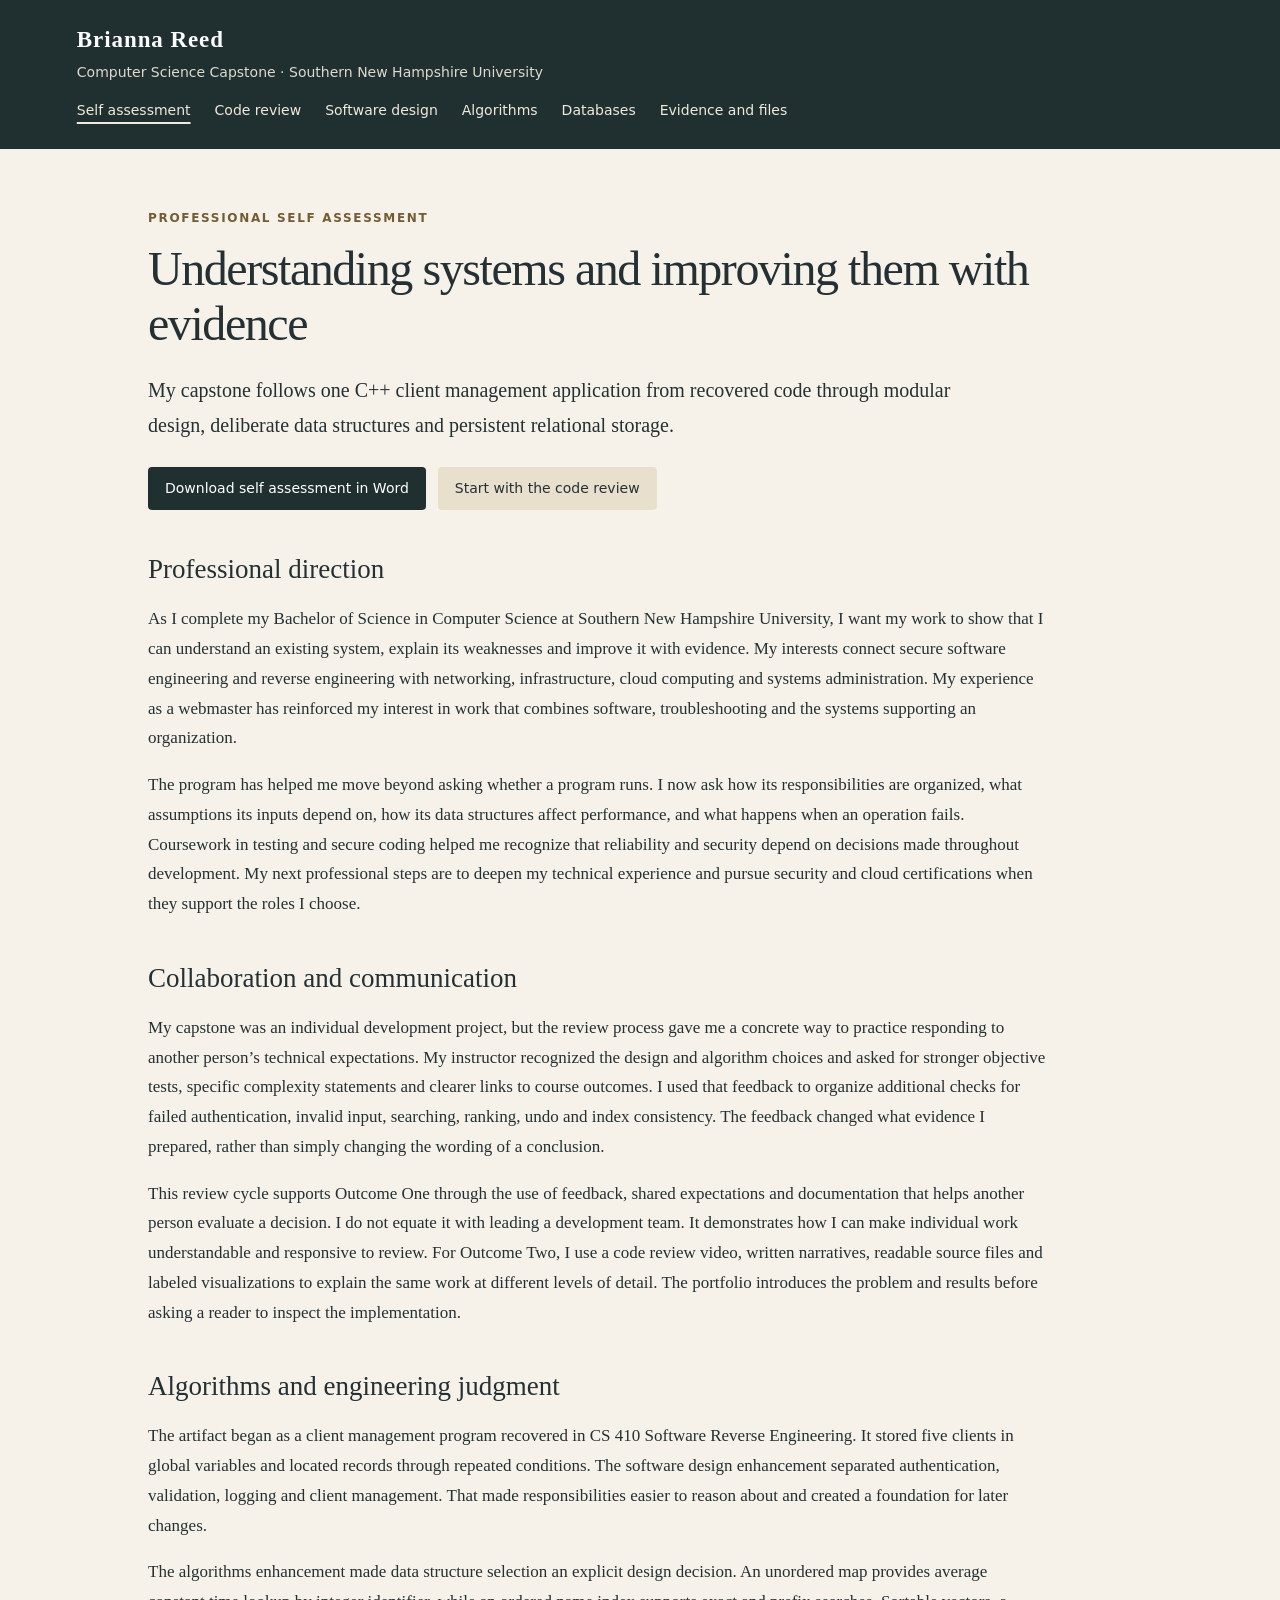
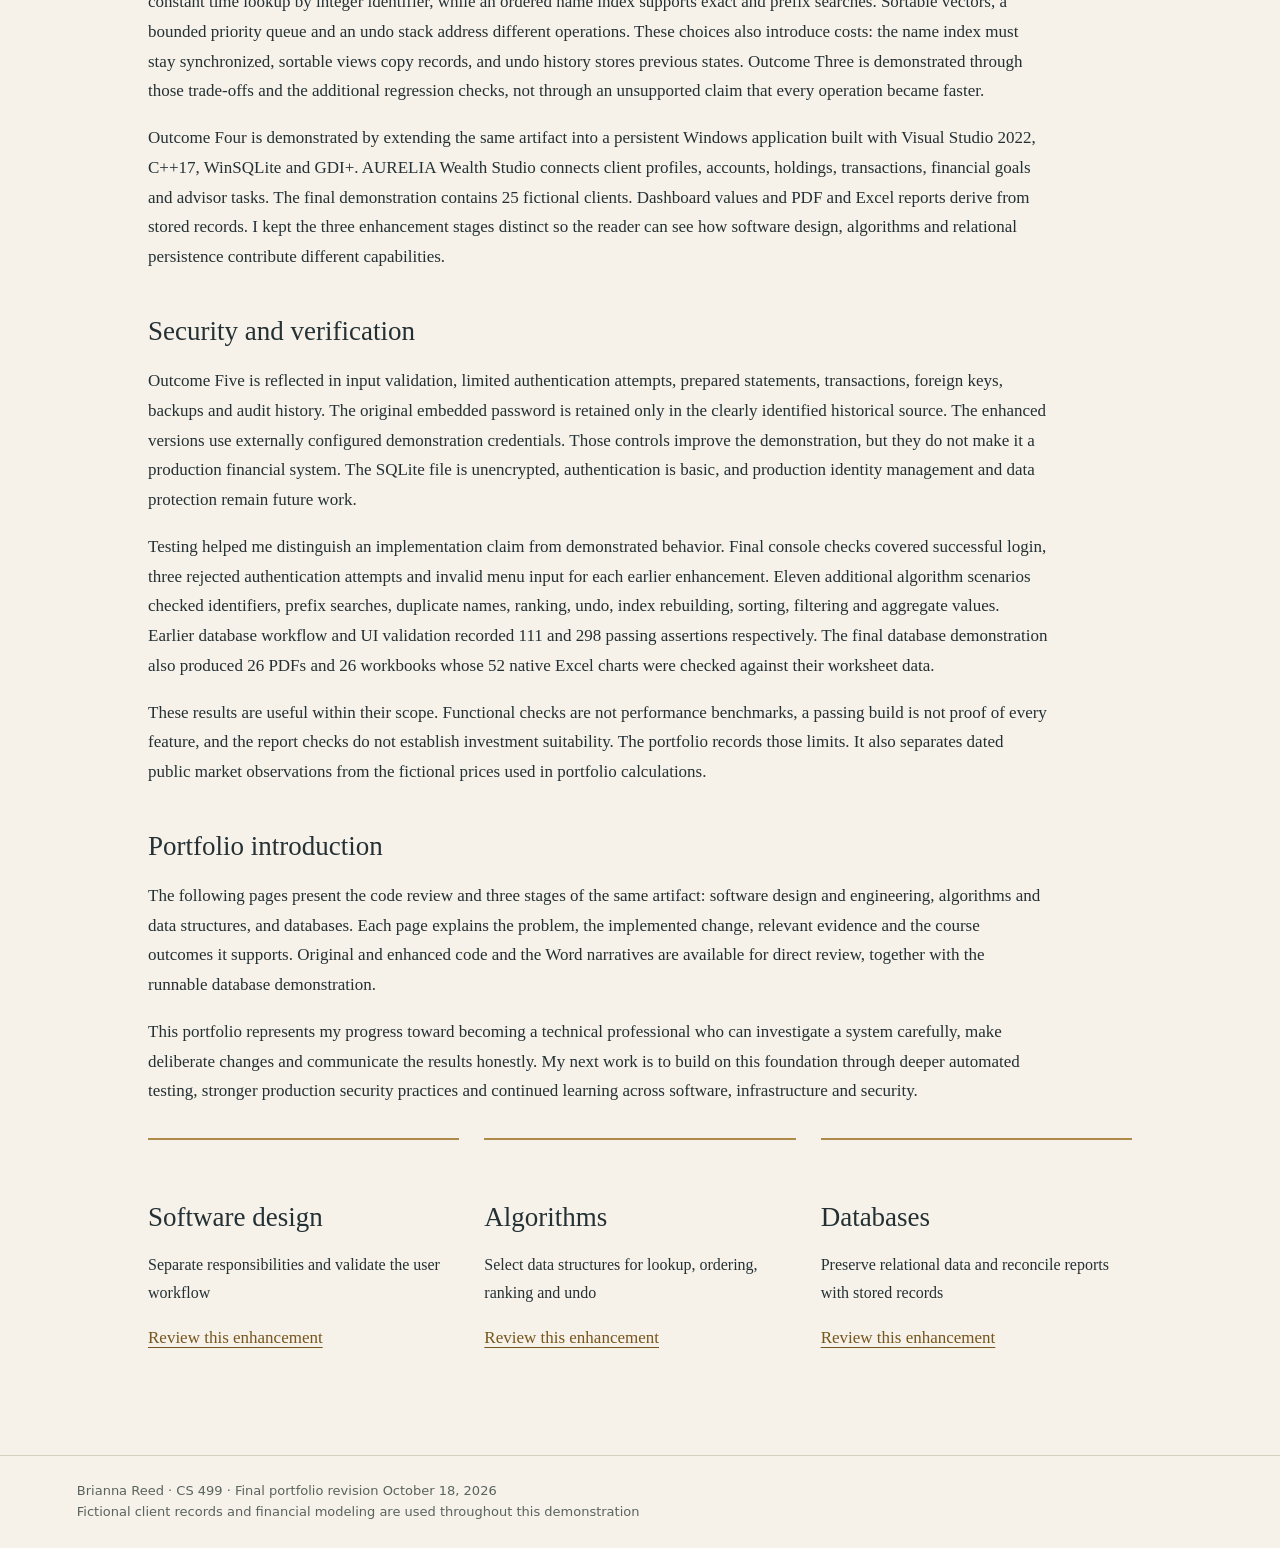
<file: index.html>
<!doctype html>
<html lang="en"><head><meta charset="utf-8"><meta name="viewport" content="width=device-width, initial-scale=1"><title>Professional Self Assessment | Brianna Reed</title><meta name="description" content="Brianna Reed Computer Science Capstone portfolio showing software design, algorithms and database enhancements"><link rel="stylesheet" href="assets/style.css"></head><body><a class="skip" href="#main">Skip to content</a><header><div class="brand">Brianna Reed</div><p>Computer Science Capstone · Southern New Hampshire University</p><nav aria-label="Main navigation"><a href="index.html" aria-current="page">Self assessment</a><a href="code-review.html">Code review</a><a href="engineering.html">Software design</a><a href="algorithms.html">Algorithms</a><a href="databases.html">Databases</a><a href="evidence.html">Evidence and files</a></nav></header><main id="main"><p class="eyebrow">Professional self assessment</p><h1>Understanding systems and improving them with evidence</h1><p class="lead">My capstone follows one C++ client management application from recovered code through modular design, deliberate data structures and persistent relational storage.</p><div class="links"><a class="button" href="downloads/assessment.docx">Download self assessment in Word</a><a class="button secondary" href="code-review.html">Start with the code review</a></div><section><h2>Professional direction</h2><p>As I complete my Bachelor of Science in Computer Science at Southern New Hampshire University, I want my work to show that I can understand an existing system, explain its weaknesses and improve it with evidence. My interests connect secure software engineering and reverse engineering with networking, infrastructure, cloud computing and systems administration. My experience as a webmaster has reinforced my interest in work that combines software, troubleshooting and the systems supporting an organization.</p><p>The program has helped me move beyond asking whether a program runs. I now ask how its responsibilities are organized, what assumptions its inputs depend on, how its data structures affect performance, and what happens when an operation fails. Coursework in testing and secure coding helped me recognize that reliability and security depend on decisions made throughout development. My next professional steps are to deepen my technical experience and pursue security and cloud certifications when they support the roles I choose.</p></section><section><h2>Collaboration and communication</h2><p>My capstone was an individual development project, but the review process gave me a concrete way to practice responding to another person’s technical expectations. My instructor recognized the design and algorithm choices and asked for stronger objective tests, specific complexity statements and clearer links to course outcomes. I used that feedback to organize additional checks for failed authentication, invalid input, searching, ranking, undo and index consistency. The feedback changed what evidence I prepared, rather than simply changing the wording of a conclusion.</p><p>This review cycle supports Outcome One through the use of feedback, shared expectations and documentation that helps another person evaluate a decision. I do not equate it with leading a development team. It demonstrates how I can make individual work understandable and responsive to review. For Outcome Two, I use a code review video, written narratives, readable source files and labeled visualizations to explain the same work at different levels of detail. The portfolio introduces the problem and results before asking a reader to inspect the implementation.</p></section><section><h2>Algorithms and engineering judgment</h2><p>The artifact began as a client management program recovered in CS 410 Software Reverse Engineering. It stored five clients in global variables and located records through repeated conditions. The software design enhancement separated authentication, validation, logging and client management. That made responsibilities easier to reason about and created a foundation for later changes.</p><p>The algorithms enhancement made data structure selection an explicit design decision. An unordered map provides average constant time lookup by integer identifier, while an ordered name index supports exact and prefix searches. Sortable vectors, a bounded priority queue and an undo stack address different operations. These choices also introduce costs: the name index must stay synchronized, sortable views copy records, and undo history stores previous states. Outcome Three is demonstrated through those trade-offs and the additional regression checks, not through an unsupported claim that every operation became faster.</p><p>Outcome Four is demonstrated by extending the same artifact into a persistent Windows application built with Visual Studio 2022, C++17, WinSQLite and GDI+. AURELIA Wealth Studio connects client profiles, accounts, holdings, transactions, financial goals and advisor tasks. The final demonstration contains 25 fictional clients. Dashboard values and PDF and Excel reports derive from stored records. I kept the three enhancement stages distinct so the reader can see how software design, algorithms and relational persistence contribute different capabilities.</p></section><section><h2>Security and verification</h2><p>Outcome Five is reflected in input validation, limited authentication attempts, prepared statements, transactions, foreign keys, backups and audit history. The original embedded password is retained only in the clearly identified historical source. The enhanced versions use externally configured demonstration credentials. Those controls improve the demonstration, but they do not make it a production financial system. The SQLite file is unencrypted, authentication is basic, and production identity management and data protection remain future work.</p><p>Testing helped me distinguish an implementation claim from demonstrated behavior. Final console checks covered successful login, three rejected authentication attempts and invalid menu input for each earlier enhancement. Eleven additional algorithm scenarios checked identifiers, prefix searches, duplicate names, ranking, undo, index rebuilding, sorting, filtering and aggregate values. Earlier database workflow and UI validation recorded 111 and 298 passing assertions respectively. The final database demonstration also produced 26 PDFs and 26 workbooks whose 52 native Excel charts were checked against their worksheet data.</p><p>These results are useful within their scope. Functional checks are not performance benchmarks, a passing build is not proof of every feature, and the report checks do not establish investment suitability. The portfolio records those limits. It also separates dated public market observations from the fictional prices used in portfolio calculations.</p></section><section><h2>Portfolio introduction</h2><p>The following pages present the code review and three stages of the same artifact: software design and engineering, algorithms and data structures, and databases. Each page explains the problem, the implemented change, relevant evidence and the course outcomes it supports. Original and enhanced code and the Word narratives are available for direct review, together with the runnable database demonstration.</p><p>This portfolio represents my progress toward becoming a technical professional who can investigate a system carefully, make deliberate changes and communicate the results honestly. My next work is to build on this foundation through deeper automated testing, stronger production security practices and continued learning across software, infrastructure and security.</p></section><div class="grid"><section class="tile"><h2>Software design</h2><p>Separate responsibilities and validate the user workflow</p><a href="engineering.html">Review this enhancement</a></section><section class="tile"><h2>Algorithms</h2><p>Select data structures for lookup, ordering, ranking and undo</p><a href="algorithms.html">Review this enhancement</a></section><section class="tile"><h2>Databases</h2><p>Preserve relational data and reconcile reports with stored records</p><a href="databases.html">Review this enhancement</a></section></div></main><footer>Brianna Reed · CS 499 · Final portfolio revision October 18, 2026<br>Fictional client records and financial modeling are used throughout this demonstration</footer></body></html>
</file>
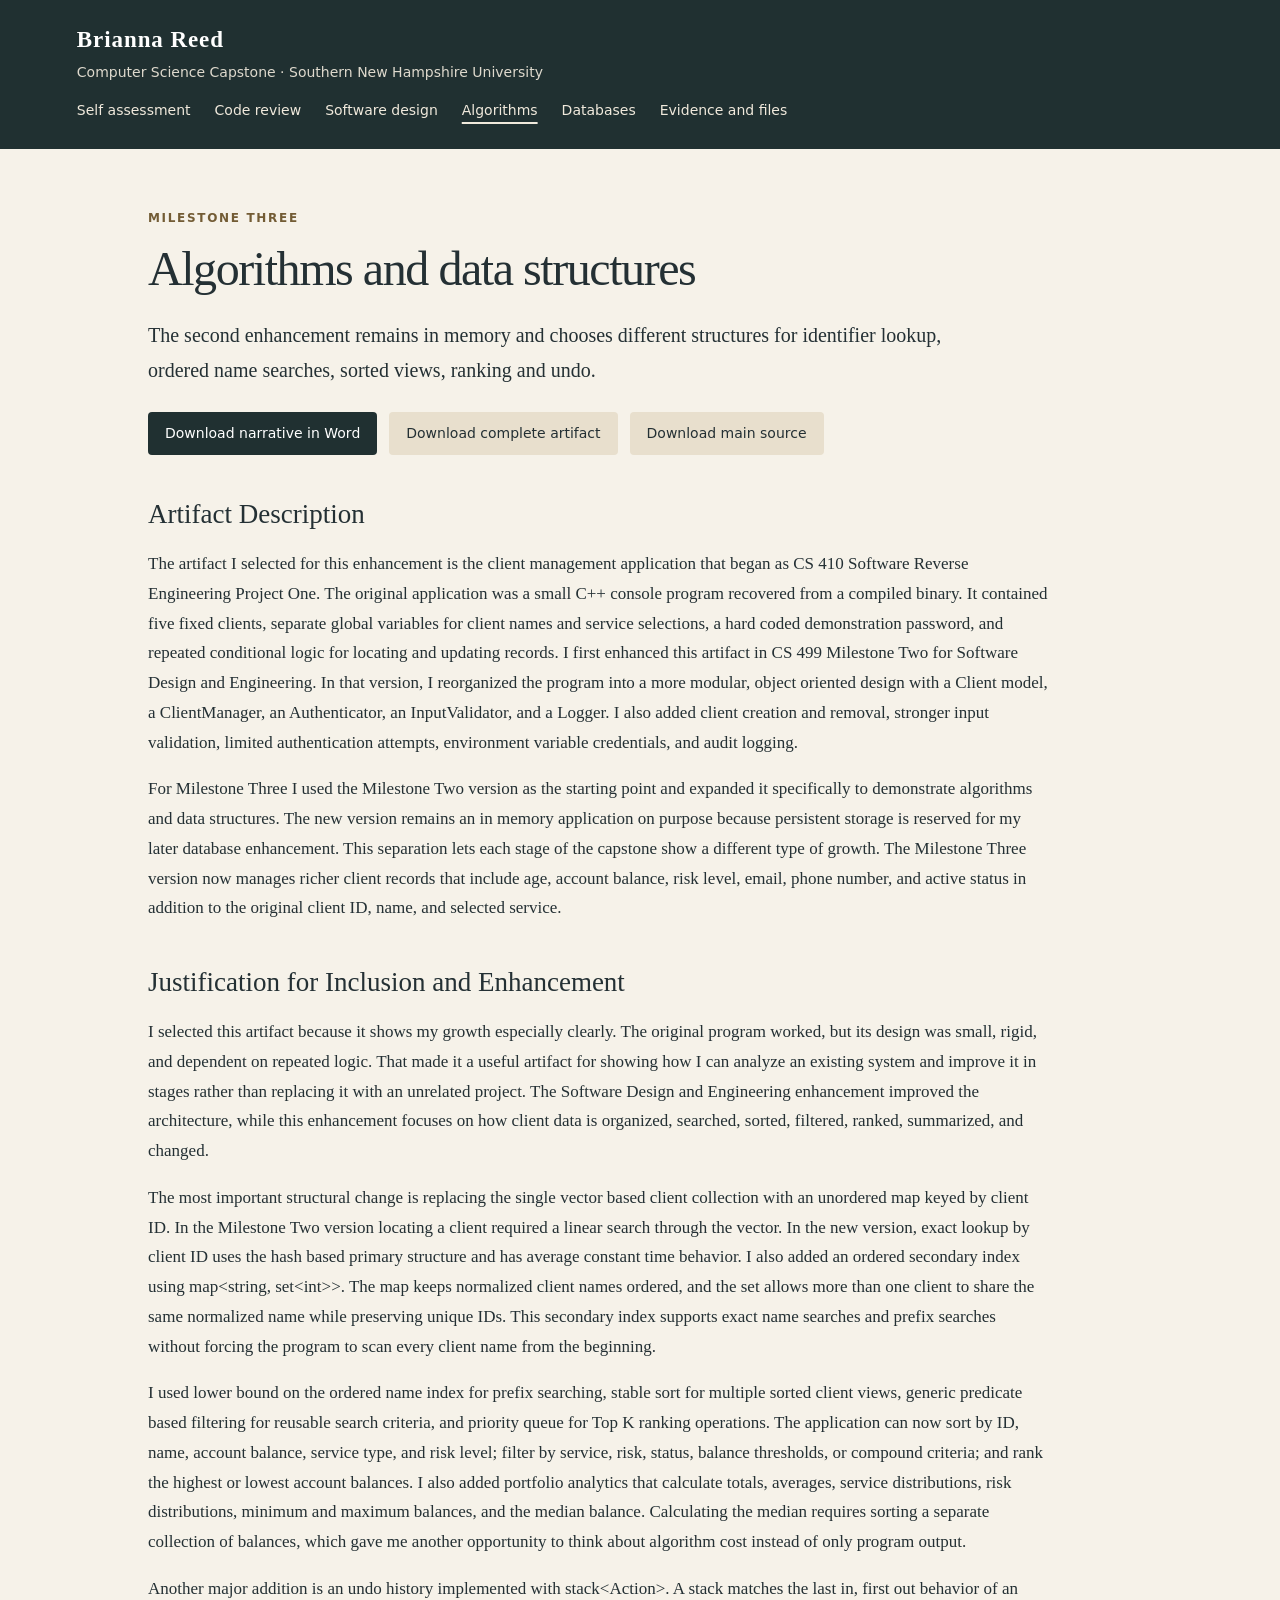
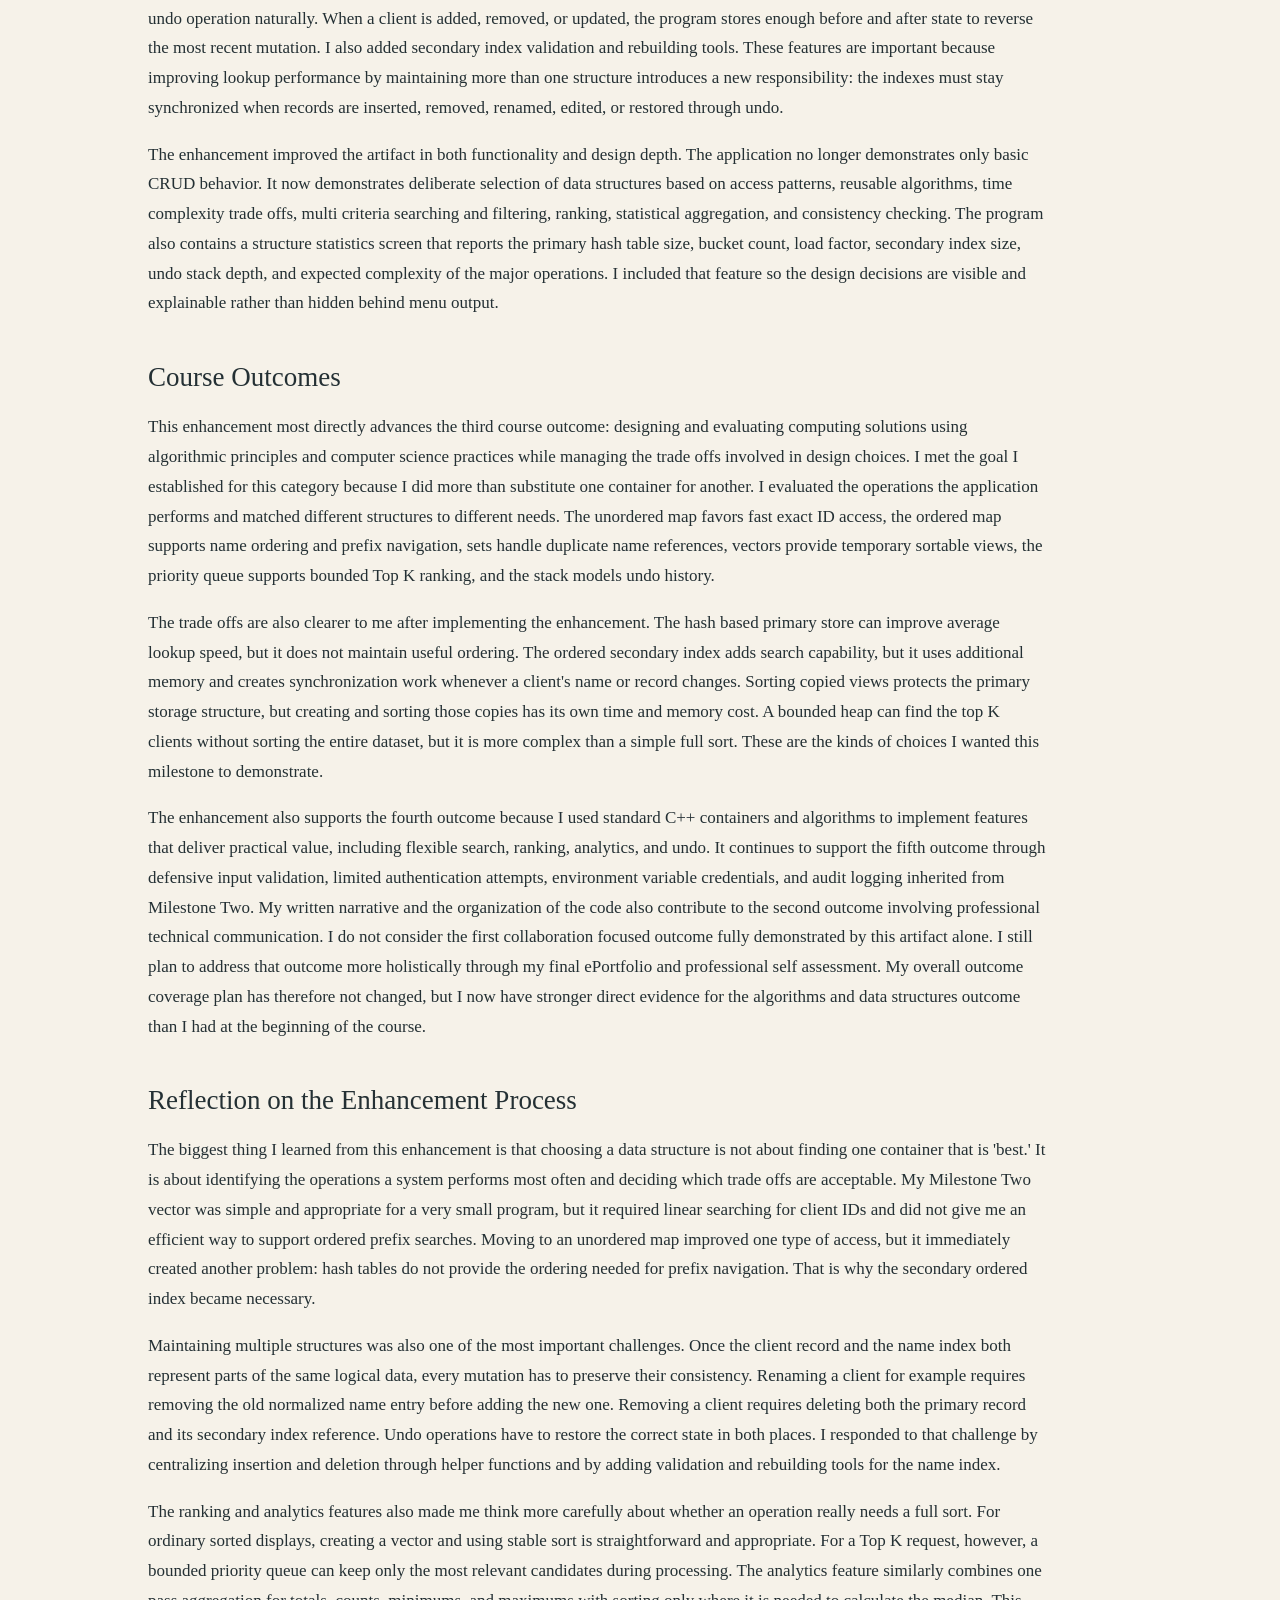
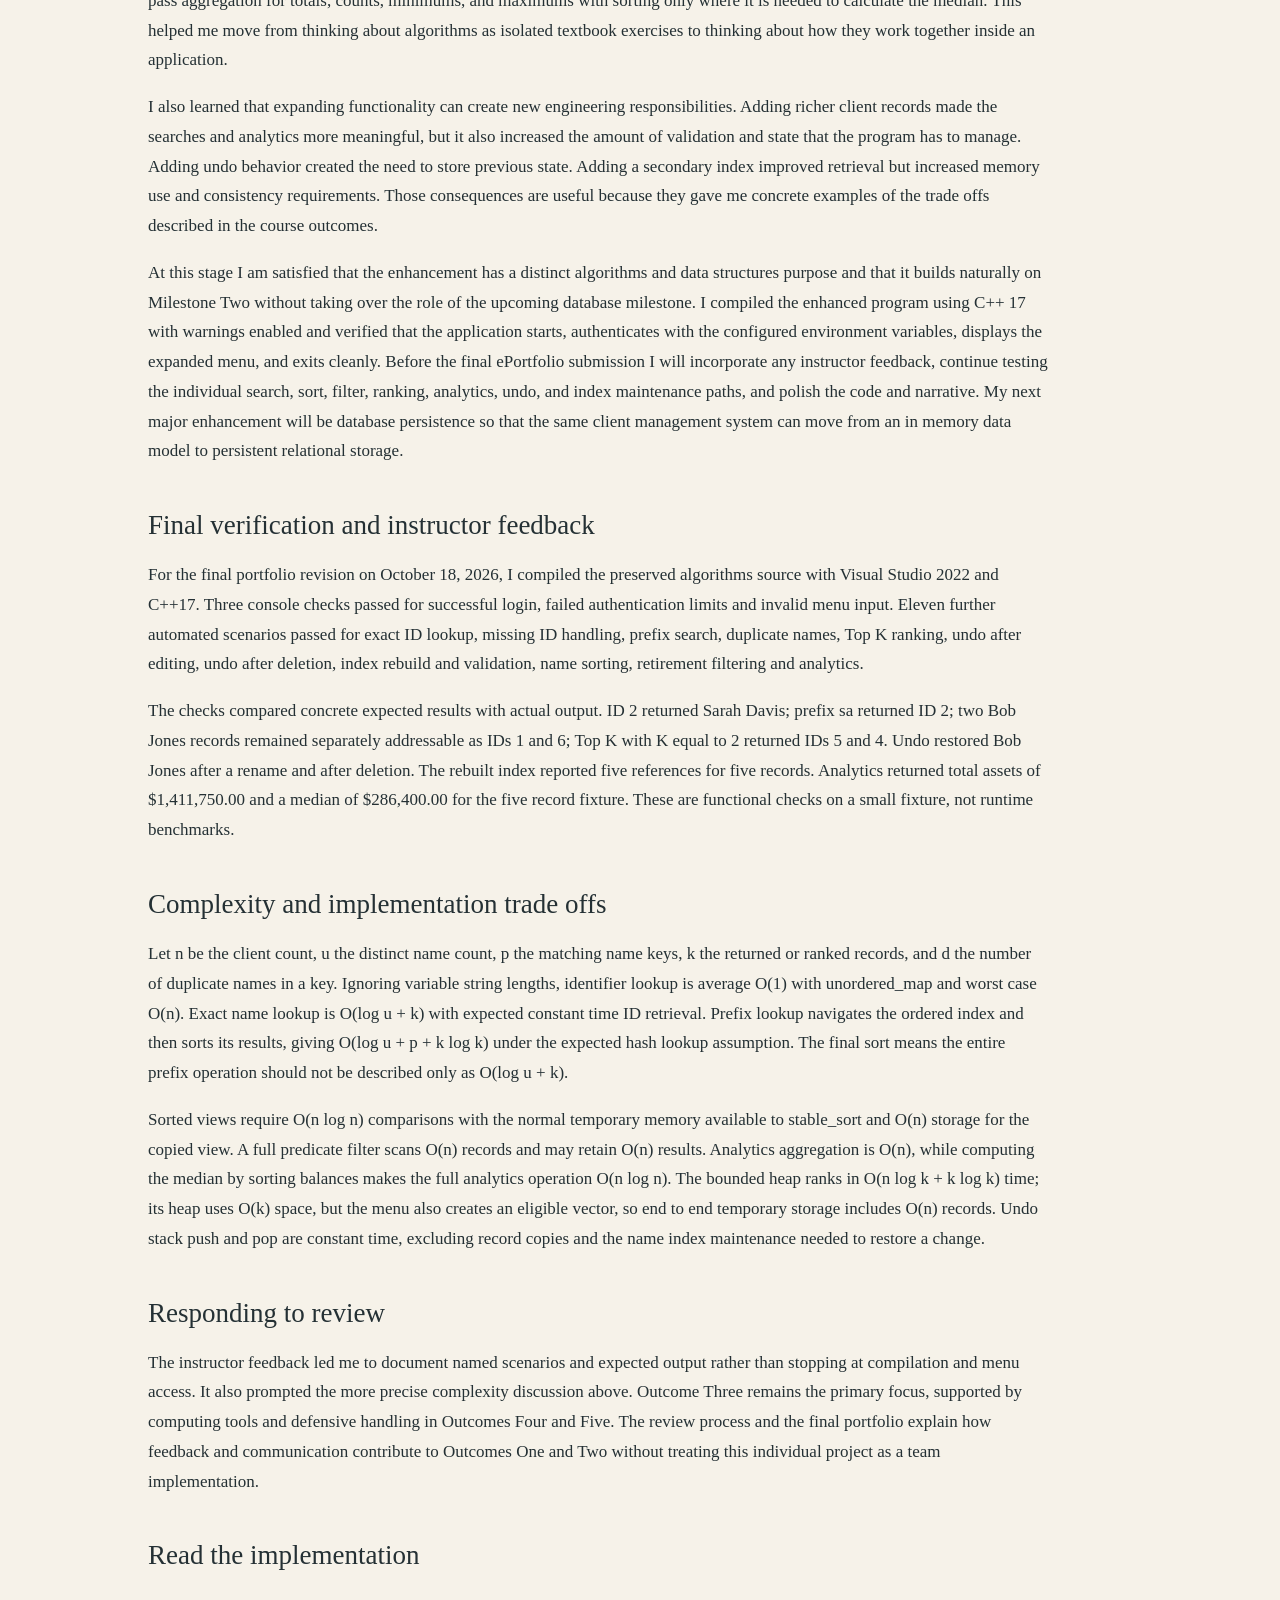
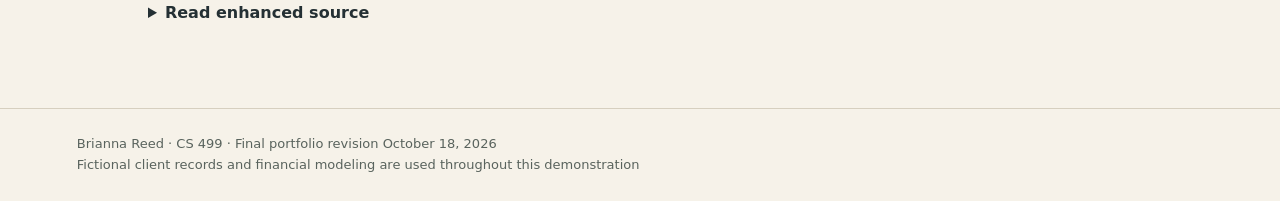
<file: algorithms.html>
<!doctype html>
<html lang="en"><head><meta charset="utf-8"><meta name="viewport" content="width=device-width, initial-scale=1"><title>Algorithms and data structures | Brianna Reed</title><meta name="description" content="Brianna Reed Computer Science Capstone portfolio showing software design, algorithms and database enhancements"><link rel="stylesheet" href="assets/style.css"></head><body><a class="skip" href="#main">Skip to content</a><header><div class="brand">Brianna Reed</div><p>Computer Science Capstone · Southern New Hampshire University</p><nav aria-label="Main navigation"><a href="index.html">Self assessment</a><a href="code-review.html">Code review</a><a href="engineering.html">Software design</a><a href="algorithms.html" aria-current="page">Algorithms</a><a href="databases.html">Databases</a><a href="evidence.html">Evidence and files</a></nav></header><main id="main"><p class="eyebrow">Milestone Three</p><h1>Algorithms and data structures</h1><p class="lead">The second enhancement remains in memory and chooses different structures for identifier lookup, ordered name searches, sorted views, ranking and undo.</p><div class="links"><a class="button" href="downloads/algorithms.docx">Download narrative in Word</a><a class="button secondary" href="downloads/algorithms-artifact.zip">Download complete artifact</a><a class="button secondary" href="source/algorithms.cpp">Download main source</a></div><section><h2>Artifact Description</h2><p>The artifact I selected for this enhancement is the client management application that began as CS 410 Software Reverse Engineering Project One. The original application was a small C++ console program recovered from a compiled binary. It contained five fixed clients, separate global variables for client names and service selections, a hard coded demonstration password, and repeated conditional logic for locating and updating records. I first enhanced this artifact in CS 499 Milestone Two for Software Design and Engineering. In that version, I reorganized the program into a more modular, object oriented design with a Client model, a ClientManager, an Authenticator, an InputValidator, and a Logger. I also added client creation and removal, stronger input validation, limited authentication attempts, environment variable credentials, and audit logging.</p><p>For Milestone Three I used the Milestone Two version as the starting point and expanded it specifically to demonstrate algorithms and data structures. The new version remains an in memory application on purpose because persistent storage is reserved for my later database enhancement. This separation lets each stage of the capstone show a different type of growth. The Milestone Three version now manages richer client records that include age, account balance, risk level, email, phone number, and active status in addition to the original client ID, name, and selected service.</p></section><section><h2>Justification for Inclusion and Enhancement</h2><p>I selected this artifact because it shows my growth especially clearly. The original program worked, but its design was small, rigid, and dependent on repeated logic. That made it a useful artifact for showing how I can analyze an existing system and improve it in stages rather than replacing it with an unrelated project. The Software Design and Engineering enhancement improved the architecture, while this enhancement focuses on how client data is organized, searched, sorted, filtered, ranked, summarized, and changed.</p><p>The most important structural change is replacing the single vector based client collection with an unordered map keyed by client ID. In the Milestone Two version locating a client required a linear search through the vector. In the new version, exact lookup by client ID uses the hash based primary structure and has average constant time behavior. I also added an ordered secondary index using map&lt;string, set&lt;int&gt;&gt;. The map keeps normalized client names ordered, and the set allows more than one client to share the same normalized name while preserving unique IDs. This secondary index supports exact name searches and prefix searches without forcing the program to scan every client name from the beginning.</p><p>I used lower bound on the ordered name index for prefix searching, stable sort for multiple sorted client views, generic predicate based filtering for reusable search criteria, and priority queue for Top K ranking operations. The application can now sort by ID, name, account balance, service type, and risk level; filter by service, risk, status, balance thresholds, or compound criteria; and rank the highest or lowest account balances. I also added portfolio analytics that calculate totals, averages, service distributions, risk distributions, minimum and maximum balances, and the median balance. Calculating the median requires sorting a separate collection of balances, which gave me another opportunity to think about algorithm cost instead of only program output.</p><p>Another major addition is an undo history implemented with stack&lt;Action&gt;. A stack matches the last in, first out behavior of an undo operation naturally. When a client is added, removed, or updated, the program stores enough before and after state to reverse the most recent mutation. I also added secondary index validation and rebuilding tools. These features are important because improving lookup performance by maintaining more than one structure introduces a new responsibility: the indexes must stay synchronized when records are inserted, removed, renamed, edited, or restored through undo.</p><p>The enhancement improved the artifact in both functionality and design depth. The application no longer demonstrates only basic CRUD behavior. It now demonstrates deliberate selection of data structures based on access patterns, reusable algorithms, time complexity trade offs, multi criteria searching and filtering, ranking, statistical aggregation, and consistency checking. The program also contains a structure statistics screen that reports the primary hash table size, bucket count, load factor, secondary index size, undo stack depth, and expected complexity of the major operations. I included that feature so the design decisions are visible and explainable rather than hidden behind menu output.</p></section><section><h2>Course Outcomes</h2><p>This enhancement most directly advances the third course outcome: designing and evaluating computing solutions using algorithmic principles and computer science practices while managing the trade offs involved in design choices. I met the goal I established for this category because I did more than substitute one container for another. I evaluated the operations the application performs and matched different structures to different needs. The unordered map favors fast exact ID access, the ordered map supports name ordering and prefix navigation, sets handle duplicate name references, vectors provide temporary sortable views, the priority queue supports bounded Top K ranking, and the stack models undo history.</p><p>The trade offs are also clearer to me after implementing the enhancement. The hash based primary store can improve average lookup speed, but it does not maintain useful ordering. The ordered secondary index adds search capability, but it uses additional memory and creates synchronization work whenever a client&#x27;s name or record changes. Sorting copied views protects the primary storage structure, but creating and sorting those copies has its own time and memory cost. A bounded heap can find the top K clients without sorting the entire dataset, but it is more complex than a simple full sort. These are the kinds of choices I wanted this milestone to demonstrate.</p><p>The enhancement also supports the fourth outcome because I used standard C++ containers and algorithms to implement features that deliver practical value, including flexible search, ranking, analytics, and undo. It continues to support the fifth outcome through defensive input validation, limited authentication attempts, environment variable credentials, and audit logging inherited from Milestone Two. My written narrative and the organization of the code also contribute to the second outcome involving professional technical communication. I do not consider the first collaboration focused outcome fully demonstrated by this artifact alone. I still plan to address that outcome more holistically through my final ePortfolio and professional self assessment. My overall outcome coverage plan has therefore not changed, but I now have stronger direct evidence for the algorithms and data structures outcome than I had at the beginning of the course.</p></section><section><h2>Reflection on the Enhancement Process</h2><p>The biggest thing I learned from this enhancement is that choosing a data structure is not about finding one container that is &#x27;best.&#x27; It is about identifying the operations a system performs most often and deciding which trade offs are acceptable. My Milestone Two vector was simple and appropriate for a very small program, but it required linear searching for client IDs and did not give me an efficient way to support ordered prefix searches. Moving to an unordered map improved one type of access, but it immediately created another problem: hash tables do not provide the ordering needed for prefix navigation. That is why the secondary ordered index became necessary.</p><p>Maintaining multiple structures was also one of the most important challenges. Once the client record and the name index both represent parts of the same logical data, every mutation has to preserve their consistency. Renaming a client for example requires removing the old normalized name entry before adding the new one. Removing a client requires deleting both the primary record and its secondary index reference. Undo operations have to restore the correct state in both places. I responded to that challenge by centralizing insertion and deletion through helper functions and by adding validation and rebuilding tools for the name index.</p><p>The ranking and analytics features also made me think more carefully about whether an operation really needs a full sort. For ordinary sorted displays, creating a vector and using stable sort is straightforward and appropriate. For a Top K request, however, a bounded priority queue can keep only the most relevant candidates during processing. The analytics feature similarly combines one pass aggregation for totals, counts, minimums, and maximums with sorting only where it is needed to calculate the median. This helped me move from thinking about algorithms as isolated textbook exercises to thinking about how they work together inside an application.</p><p>I also learned that expanding functionality can create new engineering responsibilities. Adding richer client records made the searches and analytics more meaningful, but it also increased the amount of validation and state that the program has to manage. Adding undo behavior created the need to store previous state. Adding a secondary index improved retrieval but increased memory use and consistency requirements. Those consequences are useful because they gave me concrete examples of the trade offs described in the course outcomes.</p><p>At this stage I am satisfied that the enhancement has a distinct algorithms and data structures purpose and that it builds naturally on Milestone Two without taking over the role of the upcoming database milestone. I compiled the enhanced program using C++ 17 with warnings enabled and verified that the application starts, authenticates with the configured environment variables, displays the expanded menu, and exits cleanly. Before the final ePortfolio submission I will incorporate any instructor feedback, continue testing the individual search, sort, filter, ranking, analytics, undo, and index maintenance paths, and polish the code and narrative. My next major enhancement will be database persistence so that the same client management system can move from an in memory data model to persistent relational storage.</p></section><section><h2>Final verification and instructor feedback</h2><p>For the final portfolio revision on October 18, 2026, I compiled the preserved algorithms source with Visual Studio 2022 and C++17. Three console checks passed for successful login, failed authentication limits and invalid menu input. Eleven further automated scenarios passed for exact ID lookup, missing ID handling, prefix search, duplicate names, Top K ranking, undo after editing, undo after deletion, index rebuild and validation, name sorting, retirement filtering and analytics.</p><p>The checks compared concrete expected results with actual output. ID 2 returned Sarah Davis; prefix sa returned ID 2; two Bob Jones records remained separately addressable as IDs 1 and 6; Top K with K equal to 2 returned IDs 5 and 4. Undo restored Bob Jones after a rename and after deletion. The rebuilt index reported five references for five records. Analytics returned total assets of $1,411,750.00 and a median of $286,400.00 for the five record fixture. These are functional checks on a small fixture, not runtime benchmarks.</p></section><section><h2>Complexity and implementation trade offs</h2><p>Let n be the client count, u the distinct name count, p the matching name keys, k the returned or ranked records, and d the number of duplicate names in a key. Ignoring variable string lengths, identifier lookup is average O(1) with unordered_map and worst case O(n). Exact name lookup is O(log u + k) with expected constant time ID retrieval. Prefix lookup navigates the ordered index and then sorts its results, giving O(log u + p + k log k) under the expected hash lookup assumption. The final sort means the entire prefix operation should not be described only as O(log u + k).</p><p>Sorted views require O(n log n) comparisons with the normal temporary memory available to stable_sort and O(n) storage for the copied view. A full predicate filter scans O(n) records and may retain O(n) results. Analytics aggregation is O(n), while computing the median by sorting balances makes the full analytics operation O(n log n). The bounded heap ranks in O(n log k + k log k) time; its heap uses O(k) space, but the menu also creates an eligible vector, so end to end temporary storage includes O(n) records. Undo stack push and pop are constant time, excluding record copies and the name index maintenance needed to restore a change.</p></section><section><h2>Responding to review</h2><p>The instructor feedback led me to document named scenarios and expected output rather than stopping at compilation and menu access. It also prompted the more precise complexity discussion above. Outcome Three remains the primary focus, supported by computing tools and defensive handling in Outcomes Four and Five. The review process and the final portfolio explain how feedback and communication contribute to Outcomes One and Two without treating this individual project as a team implementation.</p></section><h2>Read the implementation</h2><details><summary>Read enhanced source</summary><pre><code>/*
 * CS 499 Computer Science Capstone
 * Milestone Three: Enhancement Two - Algorithms and Data Structures
 * Student: Brianna Reed
 * Date: September 27, 2026
 *
 * Artifact origin:
 * CS 410 Software Reverse Engineering Project One, later refactored during
 * CS 499 Milestone Two (Software Design and Engineering).
 *
 * Enhancement purpose:
 * Expand the refactored client-management application into a richer in-memory
 * system that demonstrates deliberate selection and use of algorithms and data
 * structures. The primary client store is an unordered_map for average O(1)
 * lookup by ID. A map&lt;string, set&lt;int&gt;&gt; provides an ordered secondary name
 * index that supports exact-name and prefix searches. Vectors are created for
 * sortable views, a priority_queue supports Top-K rankings, and a stack stores
 * reversible mutations for one-level-at-a-time undo history.
 *
 * IMPORTANT CAPSTONE BOUNDARY:
 * This milestone intentionally remains in memory. Database persistence,
 * relational schema design, parameterized SQL, transactions, and database
 * indexing are reserved for Enhancement Three (Databases) so each milestone
 * demonstrates a distinct area of computer science growth.
 */

#include &lt;algorithm&gt;
#include &lt;cctype&gt;
#include &lt;cmath&gt;
#include &lt;cstdlib&gt;
#include &lt;fstream&gt;
#include &lt;iomanip&gt;
#include &lt;iostream&gt;
#include &lt;limits&gt;
#include &lt;map&gt;
#include &lt;optional&gt;
#include &lt;queue&gt;
#include &lt;set&gt;
#include &lt;sstream&gt;
#include &lt;stack&gt;
#include &lt;string&gt;
#include &lt;unordered_map&gt;
#include &lt;utility&gt;
#include &lt;vector&gt;

using std::cin;
using std::cout;
using std::endl;
using std::getline;
using std::map;
using std::ofstream;
using std::optional;
using std::priority_queue;
using std::set;
using std::stack;
using std::string;
using std::unordered_map;
using std::vector;

// -----------------------------------------------------------------------------
// Constants
// -----------------------------------------------------------------------------

namespace Constants {
    constexpr int kMaxAuthenticationAttempts = 3;
    constexpr int kMinServiceChoice = 1;
    constexpr int kMaxServiceChoice = 2;
    constexpr int kMinRiskChoice = 1;
    constexpr int kMaxRiskChoice = 3;
    constexpr int kMinAge = 18;
    constexpr int kMaxAge = 120;
    constexpr double kMinBalance = 0.0;
    constexpr double kMaxBalance = 1000000000.0;
    constexpr int kDefaultTopCount = 5;
}

// -----------------------------------------------------------------------------
// Enumerations
// -----------------------------------------------------------------------------

enum class ServiceType {
    Brokerage = 1,
    Retirement = 2
};

enum class RiskLevel {
    Conservative = 1,
    Moderate = 2,
    Aggressive = 3
};

enum class ActionType {
    Add,
    Remove,
    Update
};

string serviceTypeToString(ServiceType service) {
    switch (service) {
    case ServiceType::Brokerage:
        return &quot;Brokerage&quot;;
    case ServiceType::Retirement:
        return &quot;Retirement&quot;;
    default:
        return &quot;Unknown&quot;;
    }
}

string riskLevelToString(RiskLevel risk) {
    switch (risk) {
    case RiskLevel::Conservative:
        return &quot;Conservative&quot;;
    case RiskLevel::Moderate:
        return &quot;Moderate&quot;;
    case RiskLevel::Aggressive:
        return &quot;Aggressive&quot;;
    default:
        return &quot;Unknown&quot;;
    }
}

// -----------------------------------------------------------------------------
// Client Model
// -----------------------------------------------------------------------------

struct Client {
    int id = 0;
    string name;
    ServiceType service = ServiceType::Brokerage;
    int age = Constants::kMinAge;
    double accountBalance = 0.0;
    RiskLevel riskLevel = RiskLevel::Moderate;
    string email;
    string phone;
    bool active = true;
};

// Stores enough state to reverse a mutation.
struct Action {
    ActionType type;
    optional&lt;Client&gt; before;
    optional&lt;Client&gt; after;
    string description;
};

// -----------------------------------------------------------------------------
// Logger
// -----------------------------------------------------------------------------

class Logger {
public:
    explicit Logger(string fileName)
        : fileName_(std::move(fileName)) {
    }

    void write(const string&amp; message) const {
        ofstream logFile(fileName_, std::ios::app);
        if (logFile.is_open()) {
            logFile &lt;&lt; message &lt;&lt; &#x27;\n&#x27;;
        }
    }

private:
    string fileName_;
};

// -----------------------------------------------------------------------------
// Input Validation
// -----------------------------------------------------------------------------

class InputValidator {
public:
    static int readIntInRange(
        const string&amp; prompt,
        int minimum,
        int maximum) {

        while (true) {
            cout &lt;&lt; prompt;

            string input;
            getline(cin, input);
            std::stringstream stream(input);

            int value = 0;
            char trailingCharacter = &#x27;\0&#x27;;

            if ((stream &gt;&gt; value) &amp;&amp;
                !(stream &gt;&gt; trailingCharacter) &amp;&amp;
                value &gt;= minimum &amp;&amp;
                value &lt;= maximum) {
                return value;
            }

            cout &lt;&lt; &quot;Invalid input. Please enter a number from &quot;
                &lt;&lt; minimum &lt;&lt; &quot; through &quot; &lt;&lt; maximum &lt;&lt; &quot;.\n&quot;;
        }
    }

    static double readDoubleInRange(
        const string&amp; prompt,
        double minimum,
        double maximum) {

        while (true) {
            cout &lt;&lt; prompt;

            string input;
            getline(cin, input);
            std::stringstream stream(input);

            double value = 0.0;
            char trailingCharacter = &#x27;\0&#x27;;

            if ((stream &gt;&gt; value) &amp;&amp;
                !(stream &gt;&gt; trailingCharacter) &amp;&amp;
                std::isfinite(value) &amp;&amp;
                value &gt;= minimum &amp;&amp;
                value &lt;= maximum) {
                return value;
            }

            cout &lt;&lt; &quot;Invalid input. Please enter a value from &quot;
                &lt;&lt; minimum &lt;&lt; &quot; through &quot; &lt;&lt; maximum &lt;&lt; &quot;.\n&quot;;
        }
    }

    static string readNonEmptyLine(const string&amp; prompt) {
        while (true) {
            cout &lt;&lt; prompt;

            string value;
            getline(cin, value);

            if (value.find_first_not_of(&quot; \t\r\n&quot;) != string::npos) {
                return value;
            }

            cout &lt;&lt; &quot;Input cannot be blank. Please try again.\n&quot;;
        }
    }

    static bool readYesNo(const string&amp; prompt) {
        while (true) {
            const string input = toLower(readNonEmptyLine(prompt));

            if (input == &quot;y&quot; || input == &quot;yes&quot;) {
                return true;
            }

            if (input == &quot;n&quot; || input == &quot;no&quot;) {
                return false;
            }

            cout &lt;&lt; &quot;Please enter yes/y or no/n.\n&quot;;
        }
    }

    static string toLower(string value) {
        std::transform(
            value.begin(),
            value.end(),
            value.begin(),
            [](unsigned char character) {
                return static_cast&lt;char&gt;(std::tolower(character));
            });

        return value;
    }
};

// -----------------------------------------------------------------------------
// Authentication
// -----------------------------------------------------------------------------

class Authenticator {
public:
    explicit Authenticator(const Logger&amp; logger)
        : logger_(logger) {
    }

    bool authenticate() const {
        const string configuredUsername =
            readEnvironmentVariable(&quot;CS499_USERNAME&quot;);

        const string configuredPassword =
            readEnvironmentVariable(&quot;CS499_PASSWORD&quot;);

        if (configuredUsername.empty() || configuredPassword.empty()) {
            cout
                &lt;&lt; &quot;Authentication is not configured.\n&quot;
                &lt;&lt; &quot;Set the CS499_USERNAME and CS499_PASSWORD environment &quot;
                &lt;&lt; &quot;variables before running the program.\n&quot;;

            logger_.write(&quot;AUTH_CONFIGURATION_ERROR&quot;);
            return false;
        }

        for (int attempt = 1;
            attempt &lt;= Constants::kMaxAuthenticationAttempts;
            ++attempt) {

            const string enteredUsername =
                InputValidator::readNonEmptyLine(&quot;Enter your username: &quot;);

            const string enteredPassword =
                InputValidator::readNonEmptyLine(&quot;Enter your password: &quot;);

            if (enteredUsername == configuredUsername &amp;&amp;
                enteredPassword == configuredPassword) {

                cout &lt;&lt; &quot;Authentication successful.\n\n&quot;;
                logger_.write(&quot;AUTH_SUCCESS username=&quot; + enteredUsername);
                return true;
            }

            const int remainingAttempts =
                Constants::kMaxAuthenticationAttempts - attempt;

            cout &lt;&lt; &quot;Invalid credentials.&quot;;
            if (remainingAttempts &gt; 0) {
                cout &lt;&lt; &quot; Attempts remaining: &quot; &lt;&lt; remainingAttempts;
            }
            cout &lt;&lt; &#x27;\n&#x27;;

            logger_.write(
                &quot;AUTH_FAILURE attempt=&quot; + std::to_string(attempt));
        }

        cout &lt;&lt; &quot;Maximum authentication attempts reached. Access denied.\n&quot;;
        logger_.write(&quot;AUTH_LOCKOUT&quot;);
        return false;
    }

private:
    static string readEnvironmentVariable(const char* name) {
#ifdef _MSC_VER
        char* value = nullptr;
        size_t length = 0;

        const errno_t result = _dupenv_s(&amp;value, &amp;length, name);
        if (result != 0 || value == nullptr) {
            return &quot;&quot;;
        }

        const string environmentValue(value);
        std::free(value);
        return environmentValue;
#else
        const char* value = std::getenv(name);
        if (value == nullptr) {
            return &quot;&quot;;
        }
        return string(value);
#endif
    }

    const Logger&amp; logger_;
};

// -----------------------------------------------------------------------------
// Client Manager
// -----------------------------------------------------------------------------

class ClientManager {
public:
    explicit ClientManager(const Logger&amp; logger)
        : logger_(logger) {

        // Synthetic portfolio values/contact fields are demonstration data added
        // for the algorithms milestone. Original names and service selections are
        // preserved from the recovered CS 410 artifact.
        seedClient({
            1, &quot;Bob Jones&quot;, ServiceType::Brokerage, 42, 148250.00,
            RiskLevel::Moderate, &quot;bob.jones@example.com&quot;, &quot;520-555-0101&quot;, true });

        seedClient({
            2, &quot;Sarah Davis&quot;, ServiceType::Retirement, 57, 286400.00,
            RiskLevel::Conservative, &quot;sarah.davis@example.com&quot;, &quot;520-555-0102&quot;, true });

        seedClient({
            3, &quot;Amy Friendly&quot;, ServiceType::Brokerage, 31, 72450.00,
            RiskLevel::Aggressive, &quot;amy.friendly@example.com&quot;, &quot;520-555-0103&quot;, true });

        seedClient({
            4, &quot;Johnny Smith&quot;, ServiceType::Brokerage, 48, 391750.00,
            RiskLevel::Moderate, &quot;johnny.smith@example.com&quot;, &quot;520-555-0104&quot;, true });

        seedClient({
            5, &quot;Carol Spears&quot;, ServiceType::Retirement, 63, 512900.00,
            RiskLevel::Conservative, &quot;carol.spears@example.com&quot;, &quot;520-555-0105&quot;, true });

        nextClientId_ = 6;
    }

    // -------------------------------------------------------------------------
    // Main Feature Entrypoints
    // -------------------------------------------------------------------------

    void displayAllClients() const {
        const vector&lt;Client&gt; clients = getClientsSortedById();
        displayClientCollection(&quot;All Clients&quot;, clients);
    }

    void addClient() {
        cout &lt;&lt; &quot;\nAdd Client\n&quot;;
        cout &lt;&lt; &quot;----------\n&quot;;

        Client client;
        client.id = nextClientId_++;
        client.name = InputValidator::readNonEmptyLine(&quot;Client name: &quot;);
        client.service = readServiceType();
        client.age = InputValidator::readIntInRange(
            &quot;Age: &quot;, Constants::kMinAge, Constants::kMaxAge);
        client.accountBalance = InputValidator::readDoubleInRange(
            &quot;Account balance: $&quot;, Constants::kMinBalance, Constants::kMaxBalance);
        client.riskLevel = readRiskLevel();
        client.email = InputValidator::readNonEmptyLine(&quot;Email: &quot;);
        client.phone = InputValidator::readNonEmptyLine(&quot;Phone: &quot;);
        client.active = InputValidator::readYesNo(&quot;Active client? (y/n): &quot;);

        insertClient(client);

        undoHistory_.push({
            ActionType::Add,
            std::nullopt,
            client,
            &quot;Add client ID &quot; + std::to_string(client.id)
            });

        logger_.write(
            &quot;CLIENT_ADD id=&quot; + std::to_string(client.id) +
            &quot; name=&quot; + client.name);

        cout &lt;&lt; &quot;Client added successfully with ID &quot; &lt;&lt; client.id &lt;&lt; &quot;.\n\n&quot;;
    }

    void editClient() {
        if (clients_.empty()) {
            cout &lt;&lt; &quot;There are no clients to edit.\n\n&quot;;
            return;
        }

        const int clientId = readExistingClientId(&quot;Enter client ID to edit: &quot;);
        Client* client = findClientById(clientId);

        if (client == nullptr) {
            cout &lt;&lt; &quot;Client could not be found.\n\n&quot;;
            return;
        }

        const Client before = *client;
        bool changed = false;
        bool continueEditing = true;

        while (continueEditing) {
            cout &lt;&lt; &quot;\nEdit Client: &quot; &lt;&lt; client-&gt;name &lt;&lt; &quot; (ID &quot; &lt;&lt; client-&gt;id &lt;&lt; &quot;)\n&quot;;
            cout &lt;&lt; &quot;1. Change name\n&quot;;
            cout &lt;&lt; &quot;2. Change service\n&quot;;
            cout &lt;&lt; &quot;3. Change age\n&quot;;
            cout &lt;&lt; &quot;4. Change account balance\n&quot;;
            cout &lt;&lt; &quot;5. Change risk level\n&quot;;
            cout &lt;&lt; &quot;6. Change email\n&quot;;
            cout &lt;&lt; &quot;7. Change phone\n&quot;;
            cout &lt;&lt; &quot;8. Change active status\n&quot;;
            cout &lt;&lt; &quot;9. Finish editing\n&quot;;

            const int choice = InputValidator::readIntInRange(
                &quot;Selection: &quot;, 1, 9);

            switch (choice) {
            case 1: {
                const string oldName = client-&gt;name;
                const string newName =
                    InputValidator::readNonEmptyLine(&quot;New name: &quot;);

                if (newName != oldName) {
                    removeFromNameIndex(oldName, client-&gt;id);
                    client-&gt;name = newName;
                    addToNameIndex(client-&gt;name, client-&gt;id);
                    changed = true;
                }
                break;
            }

            case 2: {
                const ServiceType newService = readServiceType();
                if (newService != client-&gt;service) {
                    client-&gt;service = newService;
                    changed = true;
                }
                break;
            }

            case 3: {
                const int newAge = InputValidator::readIntInRange(
                    &quot;New age: &quot;, Constants::kMinAge, Constants::kMaxAge);
                if (newAge != client-&gt;age) {
                    client-&gt;age = newAge;
                    changed = true;
                }
                break;
            }

            case 4: {
                const double newBalance = InputValidator::readDoubleInRange(
                    &quot;New account balance: $&quot;,
                    Constants::kMinBalance,
                    Constants::kMaxBalance);
                if (newBalance != client-&gt;accountBalance) {
                    client-&gt;accountBalance = newBalance;
                    changed = true;
                }
                break;
            }

            case 5: {
                const RiskLevel newRisk = readRiskLevel();
                if (newRisk != client-&gt;riskLevel) {
                    client-&gt;riskLevel = newRisk;
                    changed = true;
                }
                break;
            }

            case 6: {
                const string newEmail =
                    InputValidator::readNonEmptyLine(&quot;New email: &quot;);
                if (newEmail != client-&gt;email) {
                    client-&gt;email = newEmail;
                    changed = true;
                }
                break;
            }

            case 7: {
                const string newPhone =
                    InputValidator::readNonEmptyLine(&quot;New phone: &quot;);
                if (newPhone != client-&gt;phone) {
                    client-&gt;phone = newPhone;
                    changed = true;
                }
                break;
            }

            case 8: {
                const bool newStatus =
                    InputValidator::readYesNo(&quot;Active client? (y/n): &quot;);
                if (newStatus != client-&gt;active) {
                    client-&gt;active = newStatus;
                    changed = true;
                }
                break;
            }

            case 9:
                continueEditing = false;
                break;

            default:
                break;
            }
        }

        if (!changed) {
            cout &lt;&lt; &quot;No changes were made.\n\n&quot;;
            return;
        }

        const Client after = *client;
        undoHistory_.push({
            ActionType::Update,
            before,
            after,
            &quot;Update client ID &quot; + std::to_string(clientId)
            });

        logger_.write(
            &quot;CLIENT_UPDATE id=&quot; + std::to_string(clientId));

        cout &lt;&lt; &quot;Client updated successfully.\n\n&quot;;
    }

    void removeClient() {
        if (clients_.empty()) {
            cout &lt;&lt; &quot;There are no clients to remove.\n\n&quot;;
            return;
        }

        const int clientId = readExistingClientId(&quot;Enter client ID to remove: &quot;);
        const Client* client = findClientById(clientId);

        if (client == nullptr) {
            cout &lt;&lt; &quot;Client could not be found.\n\n&quot;;
            return;
        }

        const Client removedClient = *client;

        if (!InputValidator::readYesNo(
            &quot;Remove &quot; + removedClient.name + &quot;? (y/n): &quot;)) {
            cout &lt;&lt; &quot;Removal canceled.\n\n&quot;;
            return;
        }

        eraseClient(clientId);

        undoHistory_.push({
            ActionType::Remove,
            removedClient,
            std::nullopt,
            &quot;Remove client ID &quot; + std::to_string(clientId)
            });

        logger_.write(
            &quot;CLIENT_REMOVE id=&quot; + std::to_string(clientId) +
            &quot; name=&quot; + removedClient.name);

        cout &lt;&lt; &quot;Client removed successfully.\n\n&quot;;
    }

    // -------------------------------------------------------------------------
    // Search Menu
    // -------------------------------------------------------------------------

    void searchMenu() const {
        bool searching = true;

        while (searching) {
            cout &lt;&lt; &quot;\nSearch Clients\n&quot;;
            cout &lt;&lt; &quot;--------------\n&quot;;
            cout &lt;&lt; &quot;1. Search by client ID\n&quot;;
            cout &lt;&lt; &quot;2. Search by exact name\n&quot;;
            cout &lt;&lt; &quot;3. Search by name prefix\n&quot;;
            cout &lt;&lt; &quot;4. Search by service\n&quot;;
            cout &lt;&lt; &quot;5. Search by account balance range\n&quot;;
            cout &lt;&lt; &quot;6. Search by risk level\n&quot;;
            cout &lt;&lt; &quot;7. Search by active status\n&quot;;
            cout &lt;&lt; &quot;8. Return to main menu\n&quot;;

            const int choice = InputValidator::readIntInRange(
                &quot;Selection: &quot;, 1, 8);

            switch (choice) {
            case 1:
                searchById();
                break;
            case 2:
                searchByExactName();
                break;
            case 3:
                searchByNamePrefix();
                break;
            case 4:
                searchByService();
                break;
            case 5:
                searchByBalanceRange();
                break;
            case 6:
                searchByRiskLevel();
                break;
            case 7:
                searchByActiveStatus();
                break;
            case 8:
                searching = false;
                break;
            default:
                break;
            }
        }
    }

    // -------------------------------------------------------------------------
    // Filter Menu
    // -------------------------------------------------------------------------

    void filterMenu() const {
        bool filtering = true;

        while (filtering) {
            cout &lt;&lt; &quot;\nFilter Clients\n&quot;;
            cout &lt;&lt; &quot;--------------\n&quot;;
            cout &lt;&lt; &quot;1. Brokerage clients\n&quot;;
            cout &lt;&lt; &quot;2. Retirement clients\n&quot;;
            cout &lt;&lt; &quot;3. Conservative risk clients\n&quot;;
            cout &lt;&lt; &quot;4. Moderate risk clients\n&quot;;
            cout &lt;&lt; &quot;5. Aggressive risk clients\n&quot;;
            cout &lt;&lt; &quot;6. Balance above threshold\n&quot;;
            cout &lt;&lt; &quot;7. Balance below threshold\n&quot;;
            cout &lt;&lt; &quot;8. Active clients\n&quot;;
            cout &lt;&lt; &quot;9. Compound filter (service + minimum balance)\n&quot;;
            cout &lt;&lt; &quot;10. Return to main menu\n&quot;;

            const int choice = InputValidator::readIntInRange(
                &quot;Selection: &quot;, 1, 10);

            switch (choice) {
            case 1:
                displayClientCollection(
                    &quot;Brokerage Clients&quot;,
                    filterClients([](const Client&amp; client) {
                        return client.service == ServiceType::Brokerage;
                        }));
                break;

            case 2:
                displayClientCollection(
                    &quot;Retirement Clients&quot;,
                    filterClients([](const Client&amp; client) {
                        return client.service == ServiceType::Retirement;
                        }));
                break;

            case 3:
                displayClientCollection(
                    &quot;Conservative Risk Clients&quot;,
                    filterClients([](const Client&amp; client) {
                        return client.riskLevel == RiskLevel::Conservative;
                        }));
                break;

            case 4:
                displayClientCollection(
                    &quot;Moderate Risk Clients&quot;,
                    filterClients([](const Client&amp; client) {
                        return client.riskLevel == RiskLevel::Moderate;
                        }));
                break;

            case 5:
                displayClientCollection(
                    &quot;Aggressive Risk Clients&quot;,
                    filterClients([](const Client&amp; client) {
                        return client.riskLevel == RiskLevel::Aggressive;
                        }));
                break;

            case 6: {
                const double threshold = InputValidator::readDoubleInRange(
                    &quot;Minimum balance threshold: $&quot;,
                    Constants::kMinBalance,
                    Constants::kMaxBalance);

                displayClientCollection(
                    &quot;Clients Above Balance Threshold&quot;,
                    filterClients([threshold](const Client&amp; client) {
                        return client.accountBalance &gt; threshold;
                        }));
                break;
            }

            case 7: {
                const double threshold = InputValidator::readDoubleInRange(
                    &quot;Maximum balance threshold: $&quot;,
                    Constants::kMinBalance,
                    Constants::kMaxBalance);

                displayClientCollection(
                    &quot;Clients Below Balance Threshold&quot;,
                    filterClients([threshold](const Client&amp; client) {
                        return client.accountBalance &lt; threshold;
                        }));
                break;
            }

            case 8:
                displayClientCollection(
                    &quot;Active Clients&quot;,
                    filterClients([](const Client&amp; client) {
                        return client.active;
                        }));
                break;

            case 9: {
                const ServiceType service = readServiceType();
                const double minimumBalance = InputValidator::readDoubleInRange(
                    &quot;Minimum balance: $&quot;,
                    Constants::kMinBalance,
                    Constants::kMaxBalance);

                displayClientCollection(
                    &quot;Compound Filter Results&quot;,
                    filterClients(
                        [service, minimumBalance](const Client&amp; client) {
                            return client.service == service &amp;&amp;
                                client.accountBalance &gt;= minimumBalance;
                        }));
                break;
            }

            case 10:
                filtering = false;
                break;

            default:
                break;
            }
        }
    }

    // -------------------------------------------------------------------------
    // Sort Menu
    // -------------------------------------------------------------------------

    void sortMenu() const {
        cout &lt;&lt; &quot;\nSort Clients\n&quot;;
        cout &lt;&lt; &quot;------------\n&quot;;
        cout &lt;&lt; &quot;1. Client ID ascending\n&quot;;
        cout &lt;&lt; &quot;2. Name A-Z\n&quot;;
        cout &lt;&lt; &quot;3. Name Z-A\n&quot;;
        cout &lt;&lt; &quot;4. Balance low-high\n&quot;;
        cout &lt;&lt; &quot;5. Balance high-low\n&quot;;
        cout &lt;&lt; &quot;6. Service type\n&quot;;
        cout &lt;&lt; &quot;7. Risk level\n&quot;;

        const int choice = InputValidator::readIntInRange(
            &quot;Selection: &quot;, 1, 7);

        vector&lt;Client&gt; clients = getAllClientsVector();

        switch (choice) {
        case 1:
            std::stable_sort(
                clients.begin(), clients.end(),
                [](const Client&amp; left, const Client&amp; right) {
                    return left.id &lt; right.id;
                });
            break;

        case 2:
            std::stable_sort(
                clients.begin(), clients.end(),
                [](const Client&amp; left, const Client&amp; right) {
                    return normalizeName(left.name) &lt; normalizeName(right.name);
                });
            break;

        case 3:
            std::stable_sort(
                clients.begin(), clients.end(),
                [](const Client&amp; left, const Client&amp; right) {
                    return normalizeName(left.name) &gt; normalizeName(right.name);
                });
            break;

        case 4:
            std::stable_sort(
                clients.begin(), clients.end(),
                [](const Client&amp; left, const Client&amp; right) {
                    return left.accountBalance &lt; right.accountBalance;
                });
            break;

        case 5:
            std::stable_sort(
                clients.begin(), clients.end(),
                [](const Client&amp; left, const Client&amp; right) {
                    return left.accountBalance &gt; right.accountBalance;
                });
            break;

        case 6:
            std::stable_sort(
                clients.begin(), clients.end(),
                [](const Client&amp; left, const Client&amp; right) {
                    if (left.service != right.service) {
                        return static_cast&lt;int&gt;(left.service) &lt;
                            static_cast&lt;int&gt;(right.service);
                    }
                    return normalizeName(left.name) &lt; normalizeName(right.name);
                });
            break;

        case 7:
            std::stable_sort(
                clients.begin(), clients.end(),
                [](const Client&amp; left, const Client&amp; right) {
                    if (left.riskLevel != right.riskLevel) {
                        return static_cast&lt;int&gt;(left.riskLevel) &lt;
                            static_cast&lt;int&gt;(right.riskLevel);
                    }
                    return left.accountBalance &gt; right.accountBalance;
                });
            break;

        default:
            break;
        }

        displayClientCollection(&quot;Sorted Client View&quot;, clients);
    }

    // -------------------------------------------------------------------------
    // Rankings / Top-K
    // -------------------------------------------------------------------------

    void rankingsMenu() const {
        cout &lt;&lt; &quot;\nClient Rankings\n&quot;;
        cout &lt;&lt; &quot;---------------\n&quot;;
        cout &lt;&lt; &quot;1. Top clients by account balance\n&quot;;
        cout &lt;&lt; &quot;2. Bottom clients by account balance\n&quot;;
        cout &lt;&lt; &quot;3. Top Brokerage clients\n&quot;;
        cout &lt;&lt; &quot;4. Top Retirement clients\n&quot;;

        const int choice = InputValidator::readIntInRange(
            &quot;Selection: &quot;, 1, 4);

        const int requestedCount = InputValidator::readIntInRange(
            &quot;How many results? &quot;,
            1,
            static_cast&lt;int&gt;(std::max&lt;std::size_t&gt;(1, clients_.size())));

        vector&lt;Client&gt; eligible;
        eligible.reserve(clients_.size());

        for (const auto&amp; entry : clients_) {
            const Client&amp; client = entry.second;

            if (choice == 3 &amp;&amp; client.service != ServiceType::Brokerage) {
                continue;
            }

            if (choice == 4 &amp;&amp; client.service != ServiceType::Retirement) {
                continue;
            }

            eligible.push_back(client);
        }

        if (eligible.empty()) {
            cout &lt;&lt; &quot;No clients matched the ranking criteria.\n\n&quot;;
            return;
        }

        const int actualCount = std::min(
            requestedCount,
            static_cast&lt;int&gt;(eligible.size()));

        vector&lt;Client&gt; ranked;

        if (choice == 2) {
            ranked = getBottomKByBalance(eligible, actualCount);
        }
        else {
            ranked = getTopKByBalance(eligible, actualCount);
        }

        displayClientCollection(&quot;Client Rankings&quot;, ranked);
    }

    // -------------------------------------------------------------------------
    // Analytics
    // -------------------------------------------------------------------------

    void displayAnalytics() const {
        cout &lt;&lt; &quot;\nPortfolio Analytics\n&quot;;
        cout &lt;&lt; &quot;-------------------\n&quot;;

        if (clients_.empty()) {
            cout &lt;&lt; &quot;No client records are available.\n\n&quot;;
            return;
        }

        std::size_t brokerageCount = 0;
        std::size_t retirementCount = 0;
        std::size_t conservativeCount = 0;
        std::size_t moderateCount = 0;
        std::size_t aggressiveCount = 0;
        std::size_t activeCount = 0;

        double totalAssets = 0.0;
        double brokerageAssets = 0.0;
        double retirementAssets = 0.0;
        vector&lt;double&gt; balances;
        balances.reserve(clients_.size());

        const Client* highestClient = nullptr;
        const Client* lowestClient = nullptr;

        for (const auto&amp; entry : clients_) {
            const Client&amp; client = entry.second;

            totalAssets += client.accountBalance;
            balances.push_back(client.accountBalance);

            if (client.service == ServiceType::Brokerage) {
                ++brokerageCount;
                brokerageAssets += client.accountBalance;
            }
            else {
                ++retirementCount;
                retirementAssets += client.accountBalance;
            }

            switch (client.riskLevel) {
            case RiskLevel::Conservative:
                ++conservativeCount;
                break;
            case RiskLevel::Moderate:
                ++moderateCount;
                break;
            case RiskLevel::Aggressive:
                ++aggressiveCount;
                break;
            }

            if (client.active) {
                ++activeCount;
            }

            if (highestClient == nullptr ||
                client.accountBalance &gt; highestClient-&gt;accountBalance) {
                highestClient = &amp;client;
            }

            if (lowestClient == nullptr ||
                client.accountBalance &lt; lowestClient-&gt;accountBalance) {
                lowestClient = &amp;client;
            }
        }

        std::sort(balances.begin(), balances.end());

        double median = 0.0;
        const std::size_t count = balances.size();

        if (count % 2 == 1) {
            median = balances[count / 2];
        }
        else {
            median = (balances[count / 2 - 1] + balances[count / 2]) / 2.0;
        }

        const double average = totalAssets / static_cast&lt;double&gt;(count);

        cout &lt;&lt; std::fixed &lt;&lt; std::setprecision(2);
        cout &lt;&lt; &quot;Total clients: &quot; &lt;&lt; count &lt;&lt; &#x27;\n&#x27;;
        cout &lt;&lt; &quot;Active clients: &quot; &lt;&lt; activeCount &lt;&lt; &#x27;\n&#x27;;
        cout &lt;&lt; &quot;Inactive clients: &quot; &lt;&lt; (count - activeCount) &lt;&lt; &quot;\n\n&quot;;

        cout &lt;&lt; &quot;Service Distribution\n&quot;;
        cout &lt;&lt; &quot;  Brokerage: &quot; &lt;&lt; brokerageCount
            &lt;&lt; &quot; (&quot; &lt;&lt; percentage(brokerageCount, count) &lt;&lt; &quot;%)\n&quot;;
        cout &lt;&lt; &quot;  Retirement: &quot; &lt;&lt; retirementCount
            &lt;&lt; &quot; (&quot; &lt;&lt; percentage(retirementCount, count) &lt;&lt; &quot;%)\n\n&quot;;

        cout &lt;&lt; &quot;Asset Summary\n&quot;;
        cout &lt;&lt; &quot;  Total assets: $&quot; &lt;&lt; totalAssets &lt;&lt; &#x27;\n&#x27;;
        cout &lt;&lt; &quot;  Average balance: $&quot; &lt;&lt; average &lt;&lt; &#x27;\n&#x27;;
        cout &lt;&lt; &quot;  Median balance: $&quot; &lt;&lt; median &lt;&lt; &#x27;\n&#x27;;
        cout &lt;&lt; &quot;  Brokerage assets: $&quot; &lt;&lt; brokerageAssets &lt;&lt; &#x27;\n&#x27;;
        cout &lt;&lt; &quot;  Retirement assets: $&quot; &lt;&lt; retirementAssets &lt;&lt; &#x27;\n&#x27;;

        if (brokerageCount &gt; 0) {
            cout &lt;&lt; &quot;  Avg. Brokerage balance: $&quot;
                &lt;&lt; (brokerageAssets / static_cast&lt;double&gt;(brokerageCount))
                &lt;&lt; &#x27;\n&#x27;;
        }

        if (retirementCount &gt; 0) {
            cout &lt;&lt; &quot;  Avg. Retirement balance: $&quot;
                &lt;&lt; (retirementAssets / static_cast&lt;double&gt;(retirementCount))
                &lt;&lt; &#x27;\n&#x27;;
        }

        if (highestClient != nullptr) {
            cout &lt;&lt; &quot;  Highest balance: &quot; &lt;&lt; highestClient-&gt;name
                &lt;&lt; &quot; ($&quot; &lt;&lt; highestClient-&gt;accountBalance &lt;&lt; &quot;)\n&quot;;
        }

        if (lowestClient != nullptr) {
            cout &lt;&lt; &quot;  Lowest balance: &quot; &lt;&lt; lowestClient-&gt;name
                &lt;&lt; &quot; ($&quot; &lt;&lt; lowestClient-&gt;accountBalance &lt;&lt; &quot;)\n&quot;;
        }

        cout &lt;&lt; &quot;\nRisk Distribution\n&quot;;
        cout &lt;&lt; &quot;  Conservative: &quot; &lt;&lt; conservativeCount &lt;&lt; &#x27;\n&#x27;;
        cout &lt;&lt; &quot;  Moderate: &quot; &lt;&lt; moderateCount &lt;&lt; &#x27;\n&#x27;;
        cout &lt;&lt; &quot;  Aggressive: &quot; &lt;&lt; aggressiveCount &lt;&lt; &quot;\n\n&quot;;
    }

    // -------------------------------------------------------------------------
    // Undo Stack
    // -------------------------------------------------------------------------

    void undoLastChange() {
        if (undoHistory_.empty()) {
            cout &lt;&lt; &quot;There is no change available to undo.\n\n&quot;;
            return;
        }

        const Action action = undoHistory_.top();
        undoHistory_.pop();

        switch (action.type) {
        case ActionType::Add:
            if (action.after.has_value()) {
                eraseClient(action.after-&gt;id);
            }
            break;

        case ActionType::Remove:
            if (action.before.has_value()) {
                insertClient(*action.before);
            }
            break;

        case ActionType::Update:
            if (action.before.has_value() &amp;&amp; action.after.has_value()) {
                eraseClient(action.after-&gt;id);
                insertClient(*action.before);
            }
            break;
        }

        logger_.write(&quot;UNDO action=&quot; + action.description);
        cout &lt;&lt; &quot;Undo completed: &quot; &lt;&lt; action.description &lt;&lt; &quot;.\n\n&quot;;
    }

    // -------------------------------------------------------------------------
    // Index / Data Structure Tools
    // -------------------------------------------------------------------------

    void systemToolsMenu() {
        bool running = true;

        while (running) {
            cout &lt;&lt; &quot;\nSystem / Index Tools\n&quot;;
            cout &lt;&lt; &quot;--------------------\n&quot;;
            cout &lt;&lt; &quot;1. Validate secondary name index\n&quot;;
            cout &lt;&lt; &quot;2. Rebuild secondary name index\n&quot;;
            cout &lt;&lt; &quot;3. Display data structure statistics\n&quot;;
            cout &lt;&lt; &quot;4. Return to main menu\n&quot;;

            const int choice = InputValidator::readIntInRange(
                &quot;Selection: &quot;, 1, 4);

            switch (choice) {
            case 1:
                validateNameIndex();
                break;
            case 2:
                rebuildNameIndex();
                cout &lt;&lt; &quot;Secondary name index rebuilt successfully.\n\n&quot;;
                logger_.write(&quot;NAME_INDEX_REBUILT&quot;);
                break;
            case 3:
                displayStructureStatistics();
                break;
            case 4:
                running = false;
                break;
            default:
                break;
            }
        }
    }

private:
    // Primary structure: average O(1) exact lookup by numeric ID.
    unordered_map&lt;int, Client&gt; clients_;

    // Secondary ordered index: O(log n) key navigation plus returned matches.
    // The set allows duplicate normalized names while preserving unique IDs.
    map&lt;string, set&lt;int&gt;&gt; nameIndex_;

    // LIFO history is a natural fit for undo operations.
    stack&lt;Action&gt; undoHistory_;

    int nextClientId_ = 1;
    const Logger&amp; logger_;

    // -------------------------------------------------------------------------
    // Core Storage Helpers
    // -------------------------------------------------------------------------

    void seedClient(const Client&amp; client) {
        insertClient(client);
    }

    void insertClient(const Client&amp; client) {
        clients_[client.id] = client;
        addToNameIndex(client.name, client.id);

        if (client.id &gt;= nextClientId_) {
            nextClientId_ = client.id + 1;
        }
    }

    bool eraseClient(int clientId) {
        const auto match = clients_.find(clientId);
        if (match == clients_.end()) {
            return false;
        }

        removeFromNameIndex(match-&gt;second.name, clientId);
        clients_.erase(match);
        return true;
    }

    Client* findClientById(int clientId) {
        const auto match = clients_.find(clientId);
        if (match == clients_.end()) {
            return nullptr;
        }
        return &amp;(match-&gt;second);
    }

    const Client* findClientById(int clientId) const {
        const auto match = clients_.find(clientId);
        if (match == clients_.end()) {
            return nullptr;
        }
        return &amp;(match-&gt;second);
    }

    bool clientExists(int clientId) const {
        return clients_.find(clientId) != clients_.end();
    }

    int readExistingClientId(const string&amp; prompt) const {
        while (true) {
            const int clientId = InputValidator::readIntInRange(
                prompt,
                1,
                std::numeric_limits&lt;int&gt;::max());

            if (clientExists(clientId)) {
                return clientId;
            }

            cout &lt;&lt; &quot;No client exists with ID &quot; &lt;&lt; clientId
                &lt;&lt; &quot;. Please try again.\n&quot;;
        }
    }

    // -------------------------------------------------------------------------
    // Name Index Helpers
    // -------------------------------------------------------------------------

    static string normalizeName(string value) {
        value = InputValidator::toLower(value);

        const std::size_t first = value.find_first_not_of(&quot; \t\r\n&quot;);
        if (first == string::npos) {
            return &quot;&quot;;
        }

        const std::size_t last = value.find_last_not_of(&quot; \t\r\n&quot;);
        return value.substr(first, last - first + 1);
    }

    void addToNameIndex(const string&amp; name, int clientId) {
        nameIndex_[normalizeName(name)].insert(clientId);
    }

    void removeFromNameIndex(const string&amp; name, int clientId) {
        const string normalized = normalizeName(name);
        const auto indexMatch = nameIndex_.find(normalized);

        if (indexMatch == nameIndex_.end()) {
            return;
        }

        indexMatch-&gt;second.erase(clientId);

        if (indexMatch-&gt;second.empty()) {
            nameIndex_.erase(indexMatch);
        }
    }

    void rebuildNameIndex() {
        nameIndex_.clear();

        for (const auto&amp; entry : clients_) {
            const Client&amp; client = entry.second;
            addToNameIndex(client.name, client.id);
        }
    }

    void validateNameIndex() const {
        bool valid = true;
        std::size_t indexedIds = 0;

        for (const auto&amp; entry : nameIndex_) {
            const string&amp; normalizedName = entry.first;
            const set&lt;int&gt;&amp; ids = entry.second;

            for (int clientId : ids) {
                ++indexedIds;

                const Client* client = findClientById(clientId);
                if (client == nullptr ||
                    normalizeName(client-&gt;name) != normalizedName) {
                    valid = false;
                }
            }
        }

        for (const auto&amp; entry : clients_) {
            const Client&amp; client = entry.second;
            const string normalized = normalizeName(client.name);
            const auto nameMatch = nameIndex_.find(normalized);

            if (nameMatch == nameIndex_.end() ||
                nameMatch-&gt;second.find(client.id) == nameMatch-&gt;second.end()) {
                valid = false;
            }
        }

        cout &lt;&lt; &quot;\nName Index Validation\n&quot;;
        cout &lt;&lt; &quot;---------------------\n&quot;;
        cout &lt;&lt; &quot;Primary client records: &quot; &lt;&lt; clients_.size() &lt;&lt; &#x27;\n&#x27;;
        cout &lt;&lt; &quot;Indexed client references: &quot; &lt;&lt; indexedIds &lt;&lt; &#x27;\n&#x27;;
        cout &lt;&lt; &quot;Index status: &quot; &lt;&lt; (valid ? &quot;VALID&quot; : &quot;INVALID&quot;) &lt;&lt; &quot;\n\n&quot;;
    }

    // -------------------------------------------------------------------------
    // Search Implementations
    // -------------------------------------------------------------------------

    void searchById() const {
        const int id = InputValidator::readIntInRange(
            &quot;Client ID: &quot;, 1, std::numeric_limits&lt;int&gt;::max());

        const Client* client = findClientById(id);
        if (client == nullptr) {
            cout &lt;&lt; &quot;No client found with ID &quot; &lt;&lt; id &lt;&lt; &quot;.\n\n&quot;;
            return;
        }

        displayClientCollection(&quot;Search Result&quot;, { *client });
    }

    void searchByExactName() const {
        const string name = InputValidator::readNonEmptyLine(
            &quot;Exact client name: &quot;);

        const string normalized = normalizeName(name);
        const auto match = nameIndex_.find(normalized);

        if (match == nameIndex_.end()) {
            cout &lt;&lt; &quot;No exact name matches were found.\n\n&quot;;
            return;
        }

        vector&lt;Client&gt; results;
        for (int clientId : match-&gt;second) {
            const Client* client = findClientById(clientId);
            if (client != nullptr) {
                results.push_back(*client);
            }
        }

        displayClientCollection(&quot;Exact Name Matches&quot;, results);
    }

    void searchByNamePrefix() const {
        const string prefix = normalizeName(
            InputValidator::readNonEmptyLine(&quot;Name prefix: &quot;));

        vector&lt;Client&gt; results;

        // lower_bound jumps directly to the first ordered key that could match.
        // This avoids scanning every name key from the beginning of the map.
        auto iterator = nameIndex_.lower_bound(prefix);

        while (iterator != nameIndex_.end() &amp;&amp;
            startsWith(iterator-&gt;first, prefix)) {

            for (int clientId : iterator-&gt;second) {
                const Client* client = findClientById(clientId);
                if (client != nullptr) {
                    results.push_back(*client);
                }
            }

            ++iterator;
        }

        std::stable_sort(
            results.begin(), results.end(),
            [](const Client&amp; left, const Client&amp; right) {
                return normalizeName(left.name) &lt; normalizeName(right.name);
            });

        displayClientCollection(&quot;Prefix Search Results&quot;, results);
    }

    void searchByService() const {
        const ServiceType service = readServiceType();

        displayClientCollection(
            &quot;Service Search Results&quot;,
            filterClients([service](const Client&amp; client) {
                return client.service == service;
                }));
    }

    void searchByBalanceRange() const {
        const double minimum = InputValidator::readDoubleInRange(
            &quot;Minimum balance: $&quot;,
            Constants::kMinBalance,
            Constants::kMaxBalance);

        const double maximum = InputValidator::readDoubleInRange(
            &quot;Maximum balance: $&quot;,
            minimum,
            Constants::kMaxBalance);

        displayClientCollection(
            &quot;Balance Range Results&quot;,
            filterClients([minimum, maximum](const Client&amp; client) {
                return client.accountBalance &gt;= minimum &amp;&amp;
                    client.accountBalance &lt;= maximum;
                }));
    }

    void searchByRiskLevel() const {
        const RiskLevel risk = readRiskLevel();

        displayClientCollection(
            &quot;Risk Search Results&quot;,
            filterClients([risk](const Client&amp; client) {
                return client.riskLevel == risk;
                }));
    }

    void searchByActiveStatus() const {
        const bool active = InputValidator::readYesNo(
            &quot;Search for active clients? (y/n): &quot;);

        displayClientCollection(
            &quot;Status Search Results&quot;,
            filterClients([active](const Client&amp; client) {
                return client.active == active;
                }));
    }

    static bool startsWith(const string&amp; value, const string&amp; prefix) {
        return value.size() &gt;= prefix.size() &amp;&amp;
            value.compare(0, prefix.size(), prefix) == 0;
    }

    // -------------------------------------------------------------------------
    // Generic Filtering
    // -------------------------------------------------------------------------

    template &lt;typename Predicate&gt;
    vector&lt;Client&gt; filterClients(Predicate predicate) const {
        vector&lt;Client&gt; results;

        for (const auto&amp; entry : clients_) {
            const Client&amp; client = entry.second;
            if (predicate(client)) {
                results.push_back(client);
            }
        }

        std::stable_sort(
            results.begin(), results.end(),
            [](const Client&amp; left, const Client&amp; right) {
                return left.id &lt; right.id;
            });

        return results;
    }

    // -------------------------------------------------------------------------
    // Top-K Ranking Algorithms
    // -------------------------------------------------------------------------

    struct MinBalanceComparator {
        bool operator()(const Client&amp; left, const Client&amp; right) const {
            if (left.accountBalance != right.accountBalance) {
                return left.accountBalance &gt; right.accountBalance;
            }
            return left.id &gt; right.id;
        }
    };

    struct MaxBalanceComparator {
        bool operator()(const Client&amp; left, const Client&amp; right) const {
            if (left.accountBalance != right.accountBalance) {
                return left.accountBalance &lt; right.accountBalance;
            }
            return left.id &gt; right.id;
        }
    };

    static vector&lt;Client&gt; getTopKByBalance(
        const vector&lt;Client&gt;&amp; source,
        int k) {

        priority_queue&lt;
            Client,
            vector&lt;Client&gt;,
            MinBalanceComparator&gt; heap;

        for (const Client&amp; client : source) {
            heap.push(client);

            if (static_cast&lt;int&gt;(heap.size()) &gt; k) {
                heap.pop();
            }
        }

        vector&lt;Client&gt; results;
        while (!heap.empty()) {
            results.push_back(heap.top());
            heap.pop();
        }

        std::sort(
            results.begin(), results.end(),
            [](const Client&amp; left, const Client&amp; right) {
                return left.accountBalance &gt; right.accountBalance;
            });

        return results;
    }

    static vector&lt;Client&gt; getBottomKByBalance(
        const vector&lt;Client&gt;&amp; source,
        int k) {

        priority_queue&lt;
            Client,
            vector&lt;Client&gt;,
            MaxBalanceComparator&gt; heap;

        for (const Client&amp; client : source) {
            heap.push(client);

            if (static_cast&lt;int&gt;(heap.size()) &gt; k) {
                heap.pop();
            }
        }

        vector&lt;Client&gt; results;
        while (!heap.empty()) {
            results.push_back(heap.top());
            heap.pop();
        }

        std::sort(
            results.begin(), results.end(),
            [](const Client&amp; left, const Client&amp; right) {
                return left.accountBalance &lt; right.accountBalance;
            });

        return results;
    }

    // -------------------------------------------------------------------------
    // Display Helpers
    // -------------------------------------------------------------------------

    vector&lt;Client&gt; getAllClientsVector() const {
        vector&lt;Client&gt; clients;
        clients.reserve(clients_.size());

        for (const auto&amp; entry : clients_) {
            clients.push_back(entry.second);
        }

        return clients;
    }

    vector&lt;Client&gt; getClientsSortedById() const {
        vector&lt;Client&gt; clients = getAllClientsVector();

        std::stable_sort(
            clients.begin(), clients.end(),
            [](const Client&amp; left, const Client&amp; right) {
                return left.id &lt; right.id;
            });

        return clients;
    }

    static void displayClientCollection(
        const string&amp; title,
        const vector&lt;Client&gt;&amp; clients) {

        cout &lt;&lt; &quot;\n&quot; &lt;&lt; title &lt;&lt; &#x27;\n&#x27;;
        cout &lt;&lt; string(title.size(), &#x27;-&#x27;) &lt;&lt; &#x27;\n&#x27;;

        if (clients.empty()) {
            cout &lt;&lt; &quot;No matching client records were found.\n\n&quot;;
            return;
        }

        cout &lt;&lt; std::left
            &lt;&lt; std::setw(5) &lt;&lt; &quot;ID&quot;
            &lt;&lt; std::setw(22) &lt;&lt; &quot;Name&quot;
            &lt;&lt; std::setw(13) &lt;&lt; &quot;Service&quot;
            &lt;&lt; std::setw(6) &lt;&lt; &quot;Age&quot;
            &lt;&lt; std::setw(14) &lt;&lt; &quot;Balance&quot;
            &lt;&lt; std::setw(14) &lt;&lt; &quot;Risk&quot;
            &lt;&lt; std::setw(9) &lt;&lt; &quot;Status&quot;
            &lt;&lt; &#x27;\n&#x27;;

        cout &lt;&lt; string(83, &#x27;-&#x27;) &lt;&lt; &#x27;\n&#x27;;

        for (const Client&amp; client : clients) {
            std::ostringstream balance;
            balance &lt;&lt; &#x27;$&#x27; &lt;&lt; std::fixed &lt;&lt; std::setprecision(2)
                &lt;&lt; client.accountBalance;

            cout &lt;&lt; std::left
                &lt;&lt; std::setw(5) &lt;&lt; client.id
                &lt;&lt; std::setw(22) &lt;&lt; truncate(client.name, 20)
                &lt;&lt; std::setw(13) &lt;&lt; serviceTypeToString(client.service)
                &lt;&lt; std::setw(6) &lt;&lt; client.age
                &lt;&lt; std::setw(14) &lt;&lt; balance.str()
                &lt;&lt; std::setw(14) &lt;&lt; riskLevelToString(client.riskLevel)
                &lt;&lt; std::setw(9) &lt;&lt; (client.active ? &quot;Active&quot; : &quot;Inactive&quot;)
                &lt;&lt; &#x27;\n&#x27;;
        }

        cout &lt;&lt; &#x27;\n&#x27;;
    }

    static string truncate(const string&amp; value, std::size_t maxLength) {
        if (value.size() &lt;= maxLength) {
            return value;
        }

        if (maxLength &lt;= 3) {
            return value.substr(0, maxLength);
        }

        return value.substr(0, maxLength - 3) + &quot;...&quot;;
    }

    // -------------------------------------------------------------------------
    // Structure Statistics / Complexity Notes
    // -------------------------------------------------------------------------

    void displayStructureStatistics() const {
        std::size_t indexReferences = 0;
        for (const auto&amp; entry : nameIndex_) {
            indexReferences += entry.second.size();
        }

        cout &lt;&lt; &quot;\nData Structure Statistics\n&quot;;
        cout &lt;&lt; &quot;-------------------------\n&quot;;
        cout &lt;&lt; &quot;Primary unordered_map records: &quot; &lt;&lt; clients_.size() &lt;&lt; &#x27;\n&#x27;;
        cout &lt;&lt; &quot;Primary bucket count: &quot; &lt;&lt; clients_.bucket_count() &lt;&lt; &#x27;\n&#x27;;
        cout &lt;&lt; &quot;Primary load factor: &quot; &lt;&lt; clients_.load_factor() &lt;&lt; &#x27;\n&#x27;;
        cout &lt;&lt; &quot;Ordered name-index keys: &quot; &lt;&lt; nameIndex_.size() &lt;&lt; &#x27;\n&#x27;;
        cout &lt;&lt; &quot;Name-index client references: &quot; &lt;&lt; indexReferences &lt;&lt; &#x27;\n&#x27;;
        cout &lt;&lt; &quot;Undo stack depth: &quot; &lt;&lt; undoHistory_.size() &lt;&lt; &quot;\n\n&quot;;

        cout &lt;&lt; &quot;Expected complexity characteristics:\n&quot;;
        cout &lt;&lt; &quot;  ID lookup: average O(1) using unordered_map\n&quot;;
        cout &lt;&lt; &quot;  Exact indexed name lookup: O(log n + k)\n&quot;;
        cout &lt;&lt; &quot;  Prefix index navigation: O(log n + k)\n&quot;;
        cout &lt;&lt; &quot;  Sorted views: O(n log n)\n&quot;;
        cout &lt;&lt; &quot;  Full predicate filtering: O(n)\n&quot;;
        cout &lt;&lt; &quot;  Analytics aggregation: O(n), plus O(n log n) for median\n&quot;;
        cout &lt;&lt; &quot;  Top-K ranking: O(n log k) using a bounded heap\n&quot;;
        cout &lt;&lt; &quot;  Undo push/pop: O(1), excluding index maintenance\n\n&quot;;
    }

    // -------------------------------------------------------------------------
    // Shared Input Helpers
    // -------------------------------------------------------------------------

    static ServiceType readServiceType() {
        const int serviceChoice = InputValidator::readIntInRange(
            &quot;Select service (1 = Brokerage, 2 = Retirement): &quot;,
            Constants::kMinServiceChoice,
            Constants::kMaxServiceChoice);

        return static_cast&lt;ServiceType&gt;(serviceChoice);
    }

    static RiskLevel readRiskLevel() {
        const int riskChoice = InputValidator::readIntInRange(
            &quot;Select risk level (1 = Conservative, 2 = Moderate, 3 = Aggressive): &quot;,
            Constants::kMinRiskChoice,
            Constants::kMaxRiskChoice);

        return static_cast&lt;RiskLevel&gt;(riskChoice);
    }

    static double percentage(std::size_t part, std::size_t whole) {
        if (whole == 0) {
            return 0.0;
        }

        return (static_cast&lt;double&gt;(part) /
            static_cast&lt;double&gt;(whole)) * 100.0;
    }
};

// -----------------------------------------------------------------------------
// Main Application
// -----------------------------------------------------------------------------

class InvestmentCompanyApplication {
public:
    InvestmentCompanyApplication()
        : logger_(&quot;cs499_audit.log&quot;),
        authenticator_(logger_),
        clientManager_(logger_) {
    }

    int run() {
        displayHeader();

        if (!authenticator_.authenticate()) {
            return 1;
        }

        bool running = true;

        while (running) {
            displayMainMenu();

            const int choice = InputValidator::readIntInRange(
                &quot;Selection: &quot;, 1, 12);

            switch (choice) {
            case 1:
                clientManager_.displayAllClients();
                break;

            case 2:
                clientManager_.addClient();
                break;

            case 3:
                clientManager_.editClient();
                break;

            case 4:
                clientManager_.removeClient();
                break;

            case 5:
                clientManager_.searchMenu();
                break;

            case 6:
                clientManager_.filterMenu();
                break;

            case 7:
                clientManager_.sortMenu();
                break;

            case 8:
                clientManager_.rankingsMenu();
                break;

            case 9:
                clientManager_.displayAnalytics();
                break;

            case 10:
                clientManager_.undoLastChange();
                break;

            case 11:
                clientManager_.systemToolsMenu();
                break;

            case 12:
                running = false;
                logger_.write(&quot;APPLICATION_EXIT&quot;);
                cout &lt;&lt; &quot;Program closed safely.\n&quot;;
                break;

            default:
                break;
            }
        }

        return 0;
    }

private:
    Logger logger_;
    Authenticator authenticator_;
    ClientManager clientManager_;

    static void displayHeader() {
        cout &lt;&lt; &quot;Created by Brianna Reed\n&quot;;
        cout &lt;&lt; &quot;Investment Company Client Management System\n&quot;;
        cout &lt;&lt; &quot;Algorithms &amp; Data Structures Enhancement\n&quot;;
        cout &lt;&lt; &quot;====================================================\n\n&quot;;
    }

    static void displayMainMenu() {
        cout &lt;&lt; &quot;Main Menu\n&quot;;
        cout &lt;&lt; &quot;---------\n&quot;;
        cout &lt;&lt; &quot;1.  Display all clients\n&quot;;
        cout &lt;&lt; &quot;2.  Add client\n&quot;;
        cout &lt;&lt; &quot;3.  Edit client\n&quot;;
        cout &lt;&lt; &quot;4.  Remove client\n&quot;;
        cout &lt;&lt; &quot;5.  Search clients\n&quot;;
        cout &lt;&lt; &quot;6.  Filter clients\n&quot;;
        cout &lt;&lt; &quot;7.  Sort clients\n&quot;;
        cout &lt;&lt; &quot;8.  Client rankings\n&quot;;
        cout &lt;&lt; &quot;9.  Portfolio analytics\n&quot;;
        cout &lt;&lt; &quot;10. Undo last change\n&quot;;
        cout &lt;&lt; &quot;11. System / index tools\n&quot;;
        cout &lt;&lt; &quot;12. Exit\n&quot;;
    }
};

// -----------------------------------------------------------------------------
// Program Entry Point
// -----------------------------------------------------------------------------

int main() {
    InvestmentCompanyApplication application;
    return application.run();
}
</code></pre></details></main><footer>Brianna Reed · CS 499 · Final portfolio revision October 18, 2026<br>Fictional client records and financial modeling are used throughout this demonstration</footer></body></html>
</file>
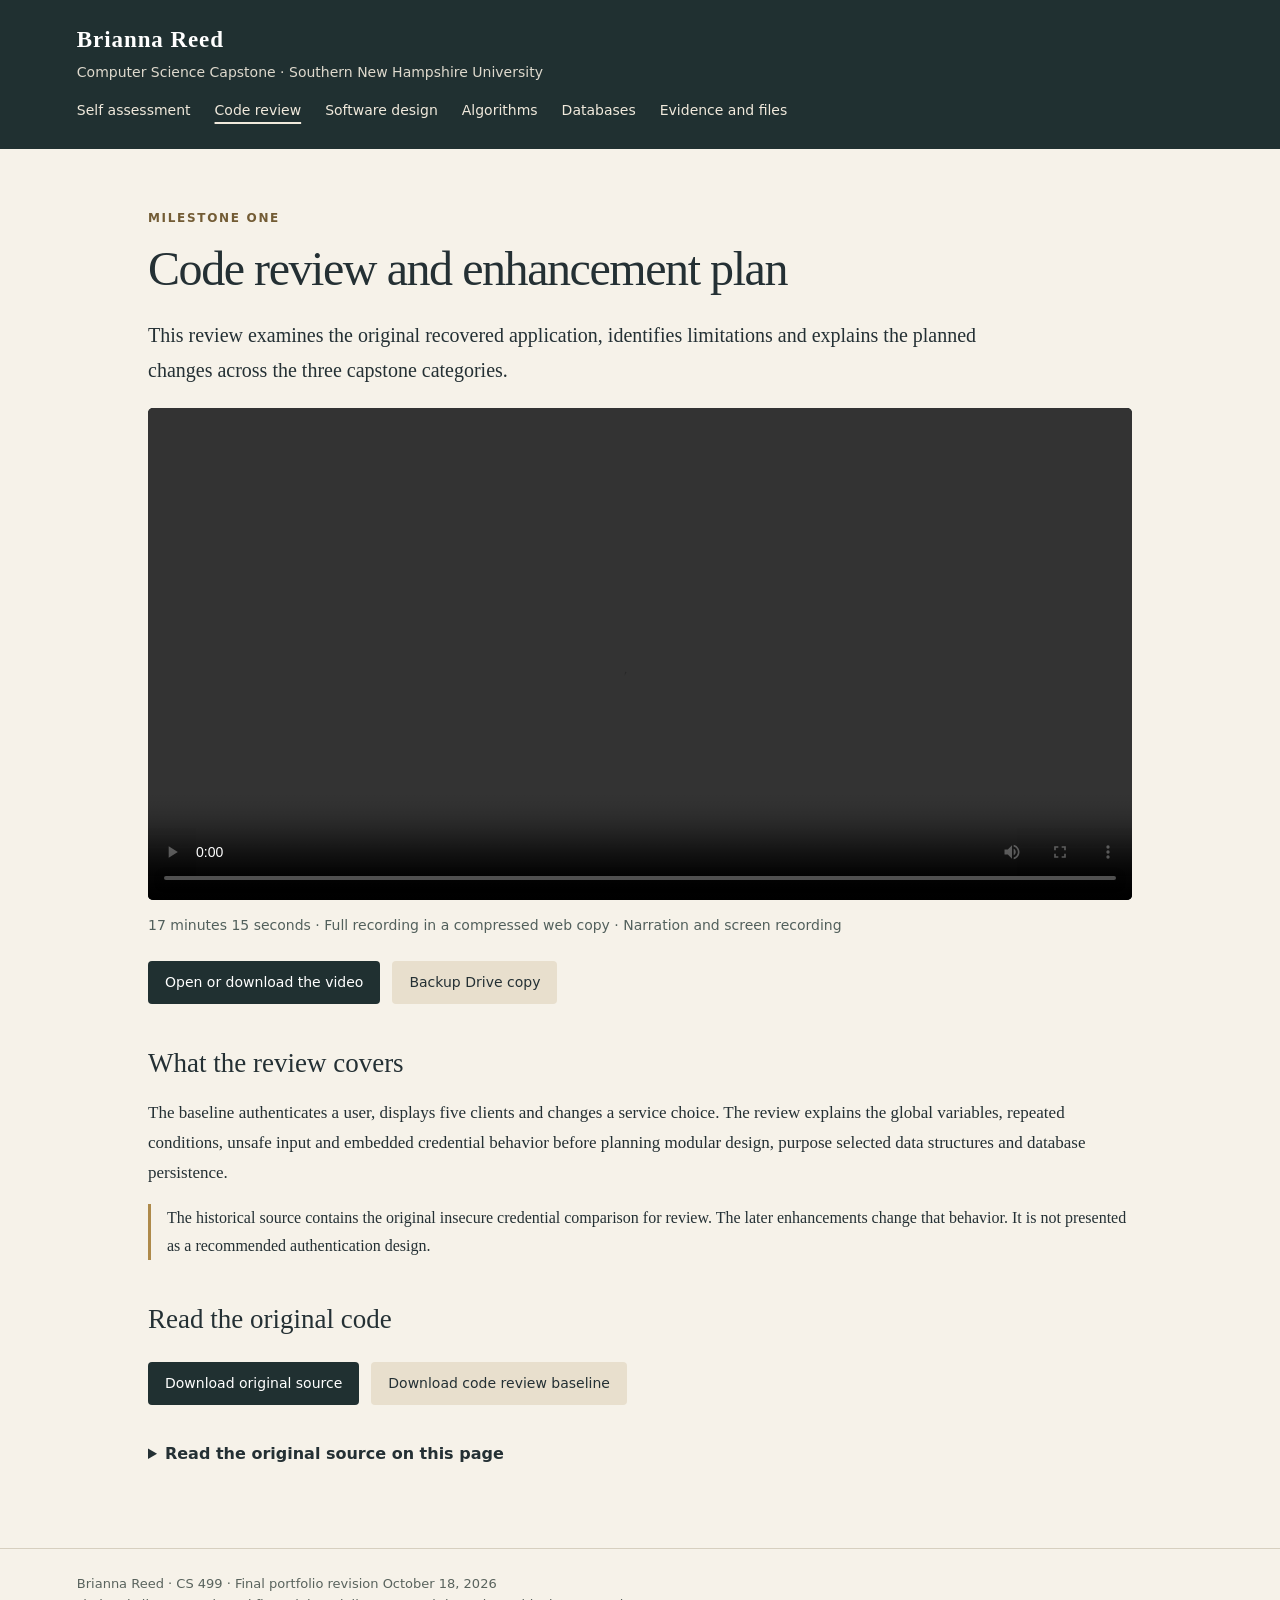
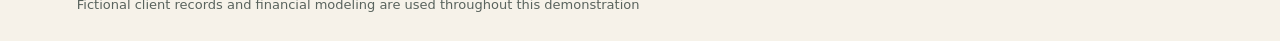
<file: code-review.html>
<!doctype html>
<html lang="en"><head><meta charset="utf-8"><meta name="viewport" content="width=device-width, initial-scale=1"><title>Code Review | Brianna Reed</title><meta name="description" content="Brianna Reed Computer Science Capstone portfolio showing software design, algorithms and database enhancements"><link rel="stylesheet" href="assets/style.css"></head><body><a class="skip" href="#main">Skip to content</a><header><div class="brand">Brianna Reed</div><p>Computer Science Capstone · Southern New Hampshire University</p><nav aria-label="Main navigation"><a href="index.html">Self assessment</a><a href="code-review.html" aria-current="page">Code review</a><a href="engineering.html">Software design</a><a href="algorithms.html">Algorithms</a><a href="databases.html">Databases</a><a href="evidence.html">Evidence and files</a></nav></header><main id="main"><p class="eyebrow">Milestone One</p><h1>Code review and enhancement plan</h1><p class="lead">This review examines the original recovered application, identifies limitations and explains the planned changes across the three capstone categories.</p><video controls preload="metadata" playsinline aria-label="Brianna Reed CS 499 code review"><source src="assets/video/code-review.mp4" type="video/mp4">Your browser does not support video playback. Use the download link below.</video><p class="meta">17 minutes 15 seconds · Full recording in a compressed web copy · Narration and screen recording</p><div class="links"><a class="button" href="assets/video/code-review.mp4">Open or download the video</a><a class="button secondary" href="https://drive.google.com/file/d/1BgyAcO68g8OU292R6neYbCQJ7Obmo71b/view">Backup Drive copy</a></div><h2>What the review covers</h2><p>The baseline authenticates a user, displays five clients and changes a service choice. The review explains the global variables, repeated conditions, unsafe input and embedded credential behavior before planning modular design, purpose selected data structures and database persistence.</p><p class="notice">The historical source contains the original insecure credential comparison for review. The later enhancements change that behavior. It is not presented as a recommended authentication design.</p><h2>Read the original code</h2><div class="links"><a class="button" href="source/original.cpp">Download original source</a><a class="button secondary" href="source/code-review-baseline.cpp">Download code review baseline</a></div><details><summary>Read the original source on this page</summary><pre><code>#include &lt;iostream&gt;
#include &lt;string&gt;

using namespace std;

// Original global data recovered from the binary.
char username[20];

char name1[] = &quot;Bob Jones&quot;;
char name2[] = &quot;Sarah Davis&quot;;
char name3[] = &quot;Amy Friendly&quot;;
char name4[] = &quot;Johnny Smith&quot;;
char name5[] = &quot;Carol Spears&quot;;

int num1 = 1;
int num2 = 2;
int num3 = 1;
int num4 = 1;
int num5 = 2;

int choice;
int changechoice;
int newservice;

char password[20] = &quot;123&quot;;
int answer;

// Function declarations.
int CheckUserPermissionAccess();
void DisplayInfo();
void ChangeCustomerChoice();

int main()
{
    // Required added output statement for Project One.
    cout &lt;&lt; &quot;Created by Brianna Reed&quot; &lt;&lt; endl;

    cout &lt;&lt; &quot;Hello! Welcome to our Investment Company\n&quot;;

    // Continue asking for credentials until the correct password is entered.
    do
    {
        answer = CheckUserPermissionAccess();

        if (answer != 1)
        {
            cout &lt;&lt; &quot;Invalid Password. Please try again\n&quot;;
        }

    } while (answer != 1);

    // Main application menu.
    do
    {
        cout &lt;&lt; &quot;What would you like to do?\n&quot;;
        cout &lt;&lt; &quot;DISPLAY the client list (enter 1)\n&quot;;
        cout &lt;&lt; &quot;CHANGE a client&#x27;s choice (enter 2)\n&quot;;
        cout &lt;&lt; &quot;Exit the program.. (enter 3)\n&quot;;

        cin &gt;&gt; choice;

        cout &lt;&lt; &quot;You chose &quot; &lt;&lt; choice &lt;&lt; endl;

        if (choice == 1)
        {
            DisplayInfo();
        }
        else if (choice == 2)
        {
            ChangeCustomerChoice();
        }

    } while (choice != 3);

    return 0;
}

int CheckUserPermissionAccess()
{
    string enteredPassword = &quot;&quot;;
    int passwordMatch = 0;

    cout &lt;&lt; &quot;Enter your username: \n&quot;;
    cin &gt;&gt; username;

    cout &lt;&lt; &quot;Enter your password: \n&quot;;
    cin &gt;&gt; enteredPassword;

    // The original binary compares the entered password with &quot;123&quot;.
    passwordMatch = enteredPassword.compare(&quot;123&quot;);

    if (passwordMatch == 0)
    {
        return 1;
    }
    else
    {
        return 2;
    }
}

void DisplayInfo()
{
    cout &lt;&lt; &quot;  Client&#x27;s Name    Service Selected (1 = Brokerage, 2 = Retirement)&quot; &lt;&lt; endl;

    cout &lt;&lt; &quot;1. &quot; &lt;&lt; name1 &lt;&lt; &quot; selected option &quot; &lt;&lt; num1 &lt;&lt; endl;
    cout &lt;&lt; &quot;2. &quot; &lt;&lt; name2 &lt;&lt; &quot; selected option &quot; &lt;&lt; num2 &lt;&lt; endl;
    cout &lt;&lt; &quot;3. &quot; &lt;&lt; name3 &lt;&lt; &quot; selected option &quot; &lt;&lt; num3 &lt;&lt; endl;
    cout &lt;&lt; &quot;4. &quot; &lt;&lt; name4 &lt;&lt; &quot; selected option &quot; &lt;&lt; num4 &lt;&lt; endl;
    cout &lt;&lt; &quot;5. &quot; &lt;&lt; name5 &lt;&lt; &quot; selected option &quot; &lt;&lt; num5 &lt;&lt; endl;
}

void ChangeCustomerChoice()
{
    cout &lt;&lt; &quot;Enter the number of the client that you wish to change\n&quot;;
    cin &gt;&gt; changechoice;

    cout &lt;&lt; &quot;Please enter the client&#x27;s new service choice (1 = Brokerage, 2 = Retirement)\n&quot;;
    cin &gt;&gt; newservice;

    if (changechoice == 1)
    {
        num1 = newservice;
    }
    else if (changechoice == 2)
    {
        num2 = newservice;
    }
    else if (changechoice == 3)
    {
        num3 = newservice;
    }
    else if (changechoice == 4)
    {
        num4 = newservice;
    }
    else if (changechoice == 5)
    {
        num5 = newservice;
    }
}</code></pre></details></main><footer>Brianna Reed · CS 499 · Final portfolio revision October 18, 2026<br>Fictional client records and financial modeling are used throughout this demonstration</footer></body></html>
</file>
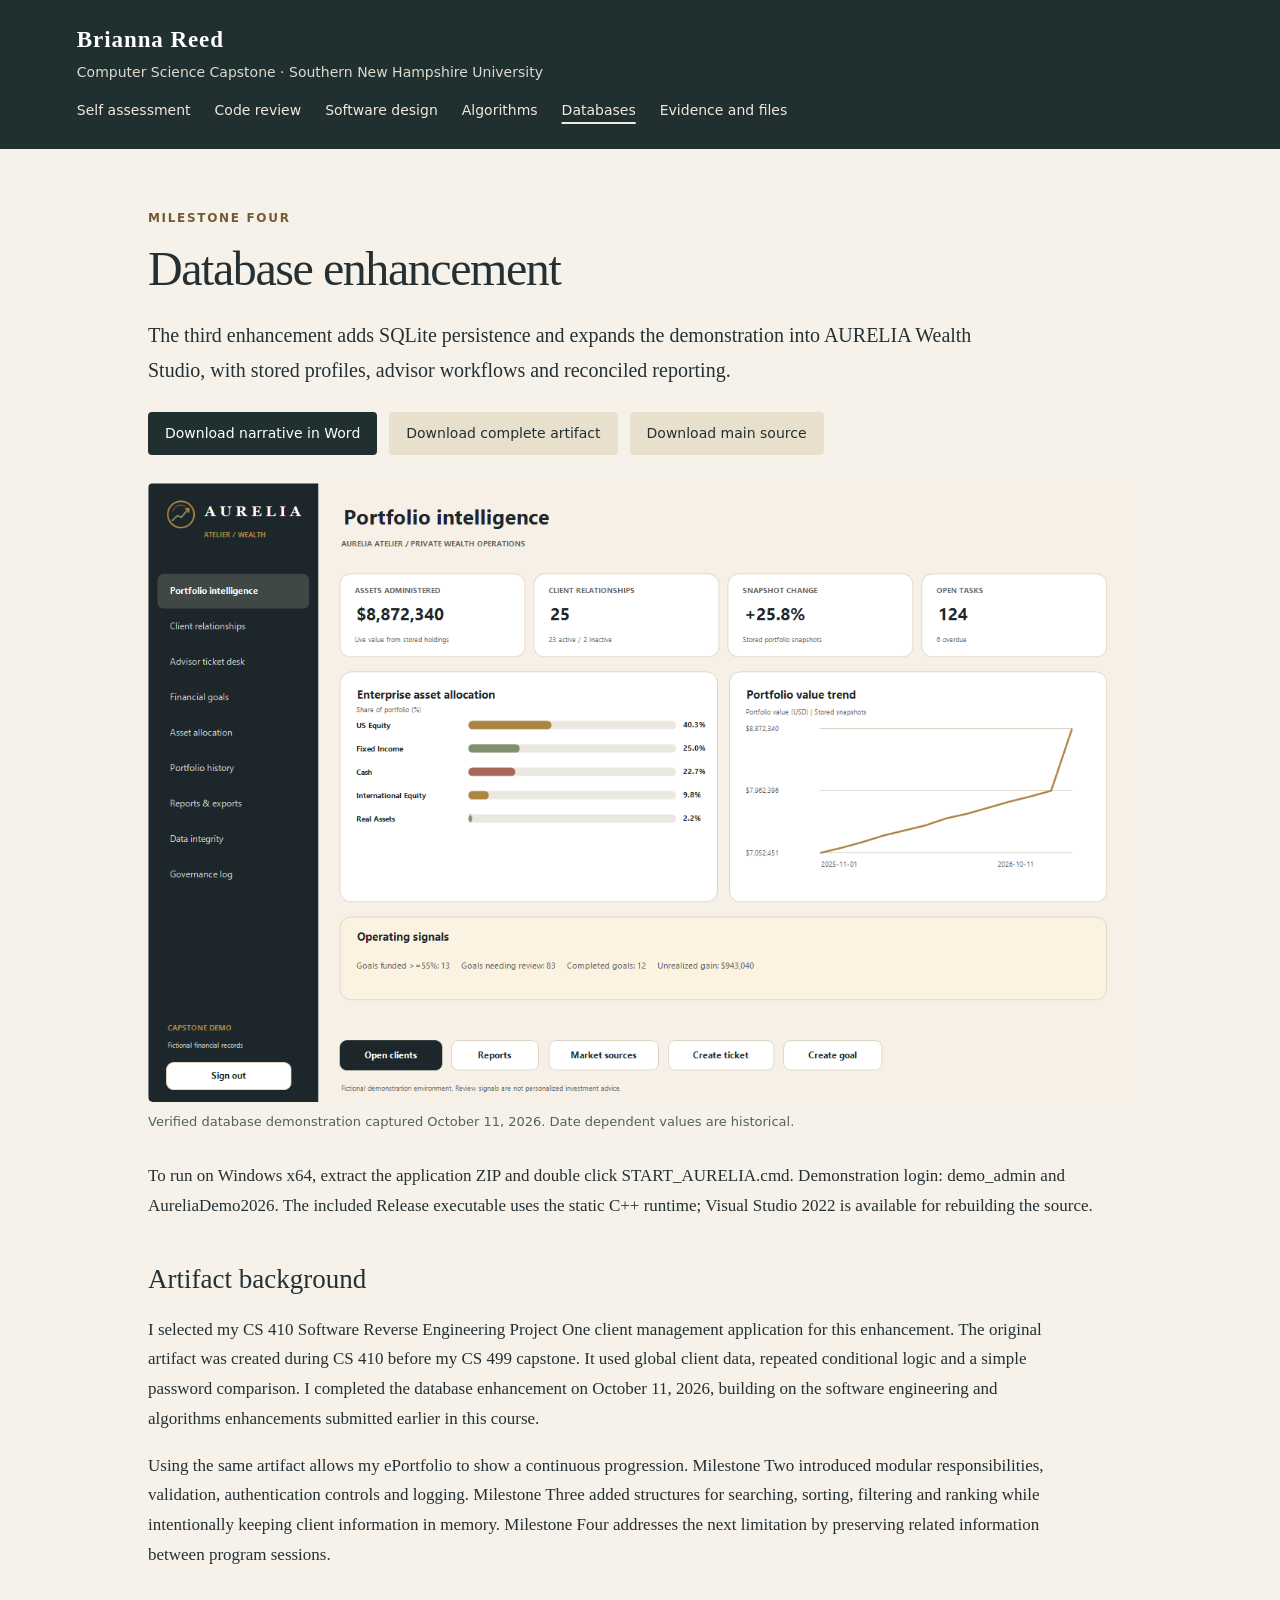
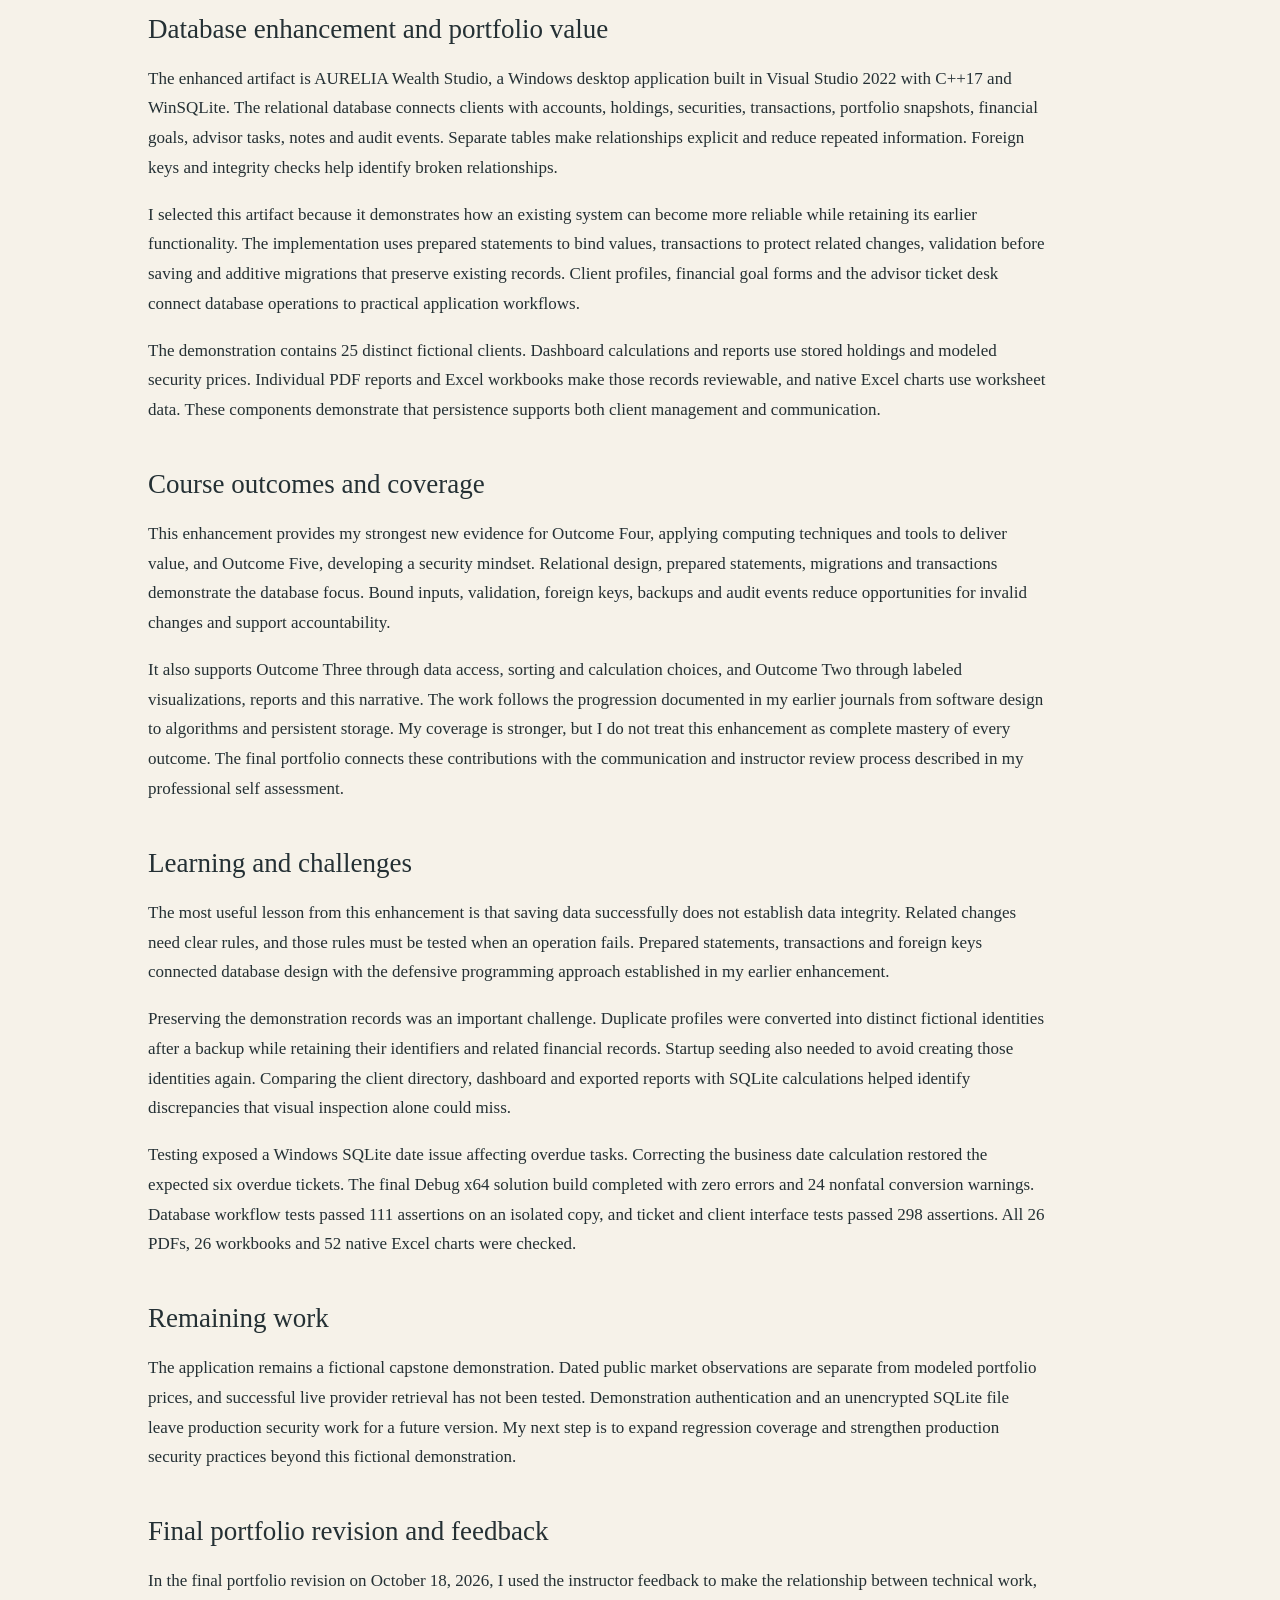
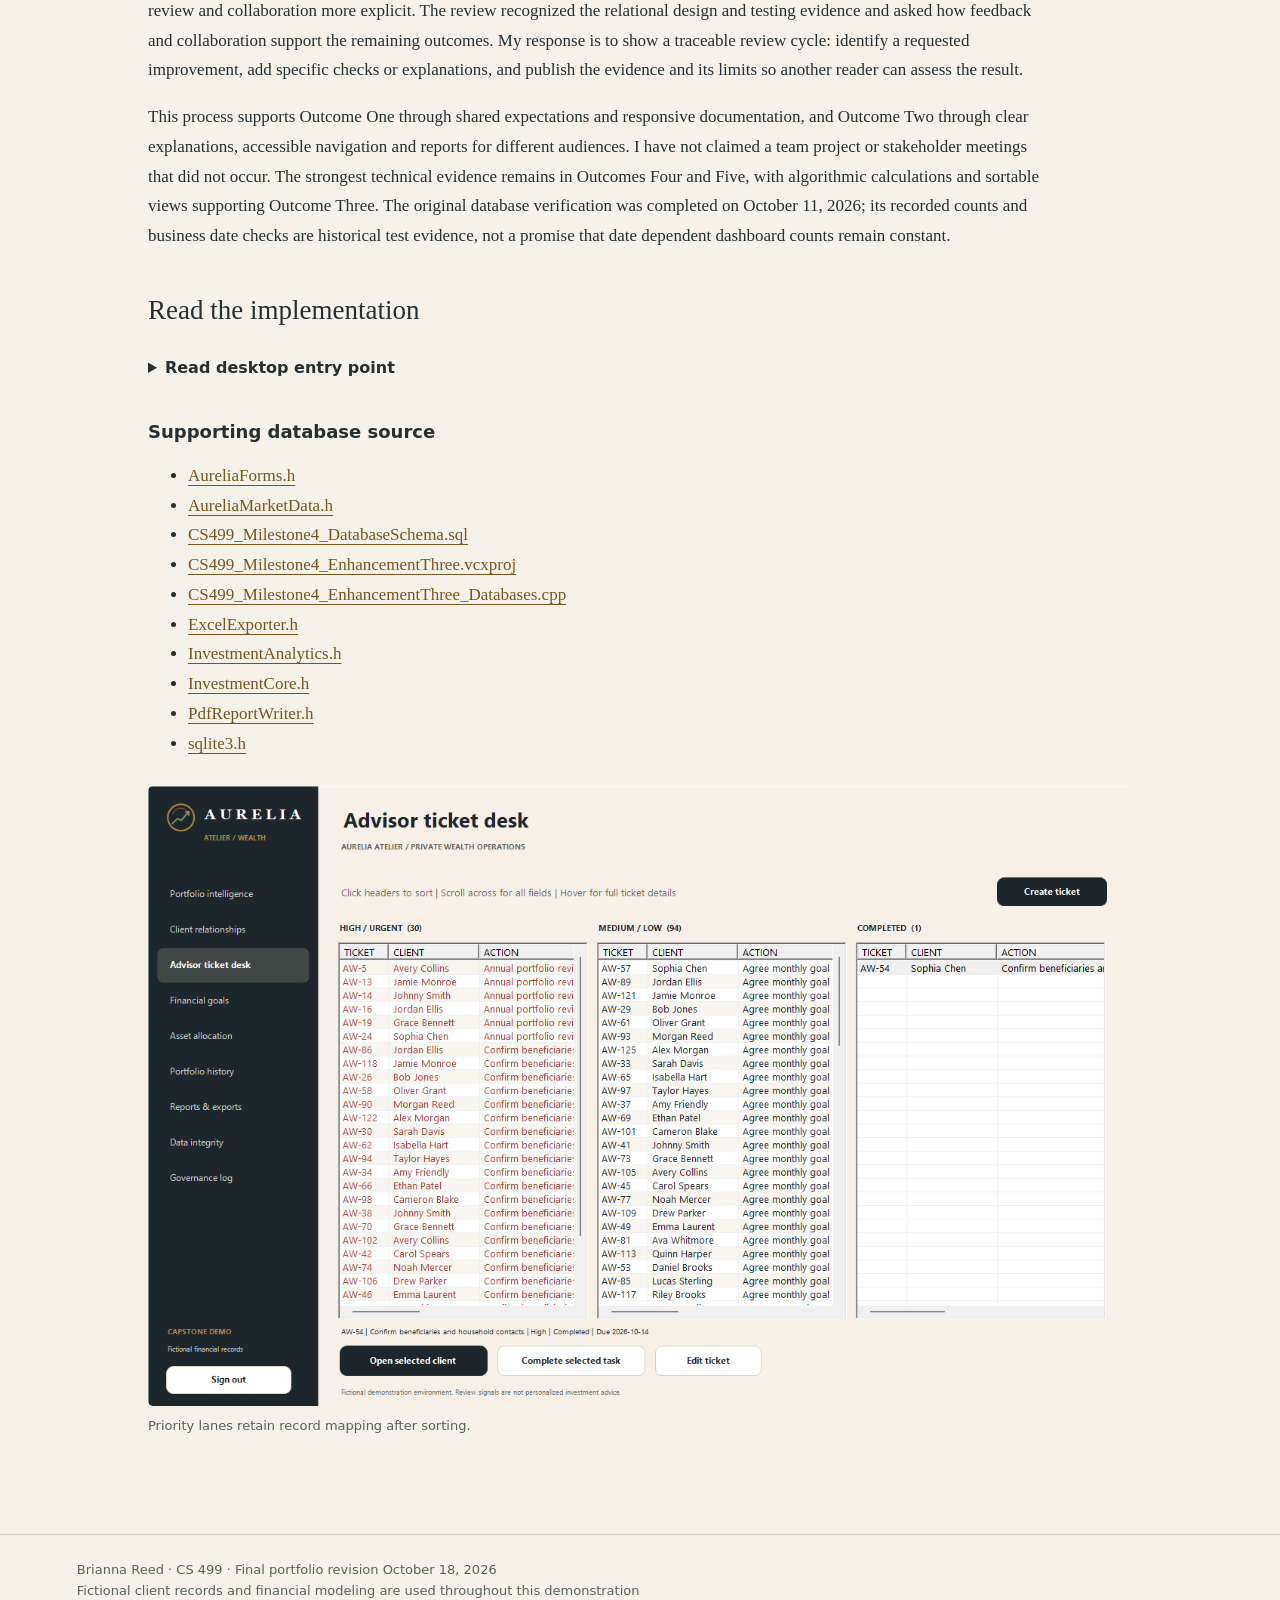
<file: databases.html>
<!doctype html>
<html lang="en"><head><meta charset="utf-8"><meta name="viewport" content="width=device-width, initial-scale=1"><title>Database enhancement | Brianna Reed</title><meta name="description" content="Brianna Reed Computer Science Capstone portfolio showing software design, algorithms and database enhancements"><link rel="stylesheet" href="assets/style.css"></head><body><a class="skip" href="#main">Skip to content</a><header><div class="brand">Brianna Reed</div><p>Computer Science Capstone · Southern New Hampshire University</p><nav aria-label="Main navigation"><a href="index.html">Self assessment</a><a href="code-review.html">Code review</a><a href="engineering.html">Software design</a><a href="algorithms.html">Algorithms</a><a href="databases.html" aria-current="page">Databases</a><a href="evidence.html">Evidence and files</a></nav></header><main id="main"><p class="eyebrow">Milestone Four</p><h1>Database enhancement</h1><p class="lead">The third enhancement adds SQLite persistence and expands the demonstration into AURELIA Wealth Studio, with stored profiles, advisor workflows and reconciled reporting.</p><div class="links"><a class="button" href="downloads/databases.docx">Download narrative in Word</a><a class="button secondary" href="downloads/aurelia-application.zip">Download complete artifact</a><a class="button secondary" href="source/database/AureliaDesktop.cpp">Download main source</a></div><figure><img src="assets/dashboard.png" alt="AURELIA dashboard showing administered assets, 25 client relationships, allocation percentages and dated portfolio value snapshots" loading="lazy"><figcaption>Verified database demonstration captured October 11, 2026. Date dependent values are historical.</figcaption></figure><p>To run on Windows x64, extract the application ZIP and double click START_AURELIA.cmd. Demonstration login: demo_admin and AureliaDemo2026. The included Release executable uses the static C++ runtime; Visual Studio 2022 is available for rebuilding the source.</p><section><h2>Artifact background</h2><p>I selected my CS 410 Software Reverse Engineering Project One client management application for this enhancement. The original artifact was created during CS 410 before my CS 499 capstone. It used global client data, repeated conditional logic and a simple password comparison. I completed the database enhancement on October 11, 2026, building on the software engineering and algorithms enhancements submitted earlier in this course.</p><p>Using the same artifact allows my ePortfolio to show a continuous progression. Milestone Two introduced modular responsibilities, validation, authentication controls and logging. Milestone Three added structures for searching, sorting, filtering and ranking while intentionally keeping client information in memory. Milestone Four addresses the next limitation by preserving related information between program sessions.</p></section><section><h2>Database enhancement and portfolio value</h2><p>The enhanced artifact is AURELIA Wealth Studio, a Windows desktop application built in Visual Studio 2022 with C++17 and WinSQLite. The relational database connects clients with accounts, holdings, securities, transactions, portfolio snapshots, financial goals, advisor tasks, notes and audit events. Separate tables make relationships explicit and reduce repeated information. Foreign keys and integrity checks help identify broken relationships.</p><p>I selected this artifact because it demonstrates how an existing system can become more reliable while retaining its earlier functionality. The implementation uses prepared statements to bind values, transactions to protect related changes, validation before saving and additive migrations that preserve existing records. Client profiles, financial goal forms and the advisor ticket desk connect database operations to practical application workflows.</p><p>The demonstration contains 25 distinct fictional clients. Dashboard calculations and reports use stored holdings and modeled security prices. Individual PDF reports and Excel workbooks make those records reviewable, and native Excel charts use worksheet data. These components demonstrate that persistence supports both client management and communication.</p></section><section><h2>Course outcomes and coverage</h2><p>This enhancement provides my strongest new evidence for Outcome Four, applying computing techniques and tools to deliver value, and Outcome Five, developing a security mindset. Relational design, prepared statements, migrations and transactions demonstrate the database focus. Bound inputs, validation, foreign keys, backups and audit events reduce opportunities for invalid changes and support accountability.</p><p>It also supports Outcome Three through data access, sorting and calculation choices, and Outcome Two through labeled visualizations, reports and this narrative. The work follows the progression documented in my earlier journals from software design to algorithms and persistent storage. My coverage is stronger, but I do not treat this enhancement as complete mastery of every outcome. The final portfolio connects these contributions with the communication and instructor review process described in my professional self assessment.</p></section><section><h2>Learning and challenges</h2><p>The most useful lesson from this enhancement is that saving data successfully does not establish data integrity. Related changes need clear rules, and those rules must be tested when an operation fails. Prepared statements, transactions and foreign keys connected database design with the defensive programming approach established in my earlier enhancement.</p><p>Preserving the demonstration records was an important challenge. Duplicate profiles were converted into distinct fictional identities after a backup while retaining their identifiers and related financial records. Startup seeding also needed to avoid creating those identities again. Comparing the client directory, dashboard and exported reports with SQLite calculations helped identify discrepancies that visual inspection alone could miss.</p><p>Testing exposed a Windows SQLite date issue affecting overdue tasks. Correcting the business date calculation restored the expected six overdue tickets. The final Debug x64 solution build completed with zero errors and 24 nonfatal conversion warnings. Database workflow tests passed 111 assertions on an isolated copy, and ticket and client interface tests passed 298 assertions. All 26 PDFs, 26 workbooks and 52 native Excel charts were checked.</p></section><section><h2>Remaining work</h2><p>The application remains a fictional capstone demonstration. Dated public market observations are separate from modeled portfolio prices, and successful live provider retrieval has not been tested. Demonstration authentication and an unencrypted SQLite file leave production security work for a future version. My next step is to expand regression coverage and strengthen production security practices beyond this fictional demonstration.</p></section><section><h2>Final portfolio revision and feedback</h2><p>In the final portfolio revision on October 18, 2026, I used the instructor feedback to make the relationship between technical work, review and collaboration more explicit. The review recognized the relational design and testing evidence and asked how feedback and collaboration support the remaining outcomes. My response is to show a traceable review cycle: identify a requested improvement, add specific checks or explanations, and publish the evidence and its limits so another reader can assess the result.</p><p>This process supports Outcome One through shared expectations and responsive documentation, and Outcome Two through clear explanations, accessible navigation and reports for different audiences. I have not claimed a team project or stakeholder meetings that did not occur. The strongest technical evidence remains in Outcomes Four and Five, with algorithmic calculations and sortable views supporting Outcome Three. The original database verification was completed on October 11, 2026; its recorded counts and business date checks are historical test evidence, not a promise that date dependent dashboard counts remain constant.</p></section><h2>Read the implementation</h2><details><summary>Read desktop entry point</summary><pre><code>/*
 * AURELIA ATELIER | WEALTH OPERATIONS
 * CS 499 Computer Science Capstone
 * Milestone Four: Enhancement Three, Databases
 * Student: Brianna Reed
 *
 * Windows desktop interface for the relational
 * portfolio intelligence system
 *
 * All records are fictional demonstration data
 */

#ifndef UNICODE
#define UNICODE
#endif

#ifndef _UNICODE
#define _UNICODE
#endif

#ifndef NOMINMAX
#define NOMINMAX
#endif

#include &lt;windows.h&gt;
#include &lt;commctrl.h&gt;
#include &lt;commdlg.h&gt;
#include &lt;gdiplus.h&gt;
#include &lt;shellapi.h&gt;

#include &lt;algorithm&gt;
#include &lt;cmath&gt;
#include &lt;cwchar&gt;
#include &lt;iomanip&gt;
#include &lt;optional&gt;
#include &lt;sstream&gt;
#include &lt;string&gt;
#include &lt;vector&gt;

#include &quot;InvestmentCore.h&quot;
#include &quot;InvestmentAnalytics.h&quot;
#include &quot;PdfReportWriter.h&quot;
#include &quot;ExcelExporter.h&quot;

#pragma comment(lib, &quot;Comctl32.lib&quot;)
#pragma comment(lib, &quot;Comdlg32.lib&quot;)
#pragma comment(lib, &quot;Gdiplus.lib&quot;)
#pragma comment(lib, &quot;Shell32.lib&quot;)

using namespace Gdiplus;


// ============================================================
// BRAND COLORS
// ============================================================

static const Color COLOR_WHITE(
    255, 255, 255, 255);

static const Color COLOR_CREAM(
    255, 246, 240, 230);

static const Color COLOR_TEXT(
    255, 29, 38, 42);

static const Color COLOR_MUTED(
    255, 100, 96, 91);

static const Color COLOR_GOLD(
    255, 173, 132, 68);

static const Color COLOR_SAGE(
    255, 128, 143, 108);

static const Color COLOR_TERRACOTTA(
    255, 168, 103, 88);

static const Color COLOR_DARK(
    255, 29, 38, 42);

static const Color COLOR_LINE(
    255, 217, 207, 192);

static const Color COLOR_SOFT_GOLD(
    255, 251, 242, 226);


// ============================================================
// STRING HELPERS
// ============================================================

static std::wstring widen(
    const std::string&amp; value) {

    if (value.empty()) {

        return L&quot;&quot;;
    }

    const int size =
        MultiByteToWideChar(
            CP_UTF8,
            0,
            value.c_str(),
            static_cast&lt;int&gt;(
                value.size()),
            nullptr,
            0);

    std::wstring result(
        size,
        L&#x27;\0&#x27;);

    MultiByteToWideChar(
        CP_UTF8,
        0,
        value.c_str(),
        static_cast&lt;int&gt;(
            value.size()),
        result.data(),
        size);

    return result;
}


static std::string narrow(
    const std::wstring&amp; value) {

    if (value.empty()) {

        return &quot;&quot;;
    }

    const int size =
        WideCharToMultiByte(
            CP_UTF8,
            0,
            value.c_str(),
            static_cast&lt;int&gt;(
                value.size()),
            nullptr,
            0,
            nullptr,
            nullptr);

    std::string result(
        size,
        &#x27;\0&#x27;);

    WideCharToMultiByte(
        CP_UTF8,
        0,
        value.c_str(),
        static_cast&lt;int&gt;(
            value.size()),
        result.data(),
        size,
        nullptr,
        nullptr);

    return result;
}


static std::wstring controlText(
    HWND control) {

    const int length =
        GetWindowTextLengthW(
            control);

    std::wstring result(
        length +
        1,
        L&#x27;\0&#x27;);

    GetWindowTextW(
        control,
        result.data(),
        length +
        1);

    result.resize(
        length);

    return result;
}


static std::wstring moneyText(double value) {
    std::wostringstream out;out&lt;&lt;std::fixed&lt;&lt;std::setprecision(0)&lt;&lt;std::fabs(value);
    std::wstring digits=out.str();for(size_t i=digits.size();i&gt;3;i-=3)digits.insert(i-3,L&quot;,&quot;);
    return std::wstring(value&lt;0?L&quot;-$&quot;:L&quot;$&quot;)+digits;
}

static std::wstring percentText(
    double value) {

    std::wostringstream output;

    output
        &lt;&lt; std::showpos
        &lt;&lt; std::fixed
        &lt;&lt; std::setprecision(
            1)
        &lt;&lt; value
        &lt;&lt; L&quot;%&quot;;

    return output.str();
}


static std::wstring environmentValue(
    const wchar_t* name) {

    wchar_t* value =
        nullptr;

    size_t length =
        0;

    _wdupenv_s(
        &amp;value,
        &amp;length,
        name);

    std::wstring result =
        value
        ? value
        : L&quot;&quot;;

    std::free(
        value);

    return result;
}


static void showMessage(
    HWND owner,
    const std::wstring&amp; message,
    const wchar_t* title =
    L&quot;Aurelia Atelier&quot;) {

    MessageBoxW(
        owner,
        message.c_str(),
        title,
        MB_OK |
        MB_ICONINFORMATION);
}


// ============================================================
// WINDOWS CONTROL FONTS
// ============================================================

static HFONT createFont(
    HWND reference,
    int points,
    bool bold =
    false) {

    HDC deviceContext =
        GetDC(
            reference);

    const int dpi =
        GetDeviceCaps(
            deviceContext,
            LOGPIXELSY);

    ReleaseDC(
        reference,
        deviceContext);

    LOGFONTW fontData = {};

    fontData.lfHeight =
        -MulDiv(
            points,
            dpi,
            72);

    fontData.lfWeight =
        bold
        ? FW_SEMIBOLD
        : FW_NORMAL;

    wcscpy_s(
        fontData.lfFaceName,
        L&quot;Segoe UI&quot;);

    return CreateFontIndirectW(
        &amp;fontData);
}


static void assignFont(
    HWND control,
    int points =
    10,
    bool bold =
    false) {

    HFONT font =
        createFont(
            control,
            points,
            bold);

    SendMessageW(
        control,
        WM_SETFONT,
        reinterpret_cast&lt;
        WPARAM&gt;(
            font),
        TRUE);
}


// ============================================================
// DRAWING HELPERS
// ============================================================

static void drawRoundedBox(
    Graphics&amp; graphics,
    REAL x,
    REAL y,
    REAL width,
    REAL height,
    REAL radius,
    const Color&amp; fill,
    const Color&amp; border =
    Color(
        0,
        0,
        0,
        0)) {

    GraphicsPath path;

    const REAL diameter =
        radius *
        2.0f;

    path.AddArc(
        x,
        y,
        diameter,
        diameter,
        180,
        90);

    path.AddArc(
        x +
        width -
        diameter,
        y,
        diameter,
        diameter,
        270,
        90);

    path.AddArc(
        x +
        width -
        diameter,
        y +
        height -
        diameter,
        diameter,
        diameter,
        0,
        90);

    path.AddArc(
        x,
        y +
        height -
        diameter,
        diameter,
        diameter,
        90,
        90);

    path.CloseFigure();

    SolidBrush fillBrush(
        fill);

    graphics.FillPath(
        &amp;fillBrush,
        &amp;path);

    if (
        border.GetA() &gt;
        0) {

        Pen borderPen(
            border,
            1.0f);

        graphics.DrawPath(
            &amp;borderPen,
            &amp;path);
    }
}


static void drawLabel(
    Graphics&amp; graphics,
    const std::wstring&amp; value,
    REAL x,
    REAL y,
    REAL width,
    REAL height,
    int size,
    const Color&amp; color,
    bool bold =
    false,
    StringAlignment alignment =
    StringAlignmentNear) {

    FontFamily family(
        L&quot;Segoe UI&quot;);

    Font font(
        &amp;family,
        static_cast&lt;REAL&gt;(
            size),
        bold
        ? FontStyleBold
        : FontStyleRegular,
        UnitPixel);

    SolidBrush brush(
        color);

    StringFormat format;

    format.SetAlignment(
        alignment);

    format.SetLineAlignment(
        StringAlignmentCenter);

    format.SetTrimming(
        StringTrimmingEllipsisCharacter);

    graphics.DrawString(
        value.c_str(),
        -1,
        &amp;font,
        RectF(
            x,
            y,
            width,
            height),
        &amp;format,
        &amp;brush);
}


// Planning panels accept numeric layout values and cast only at the GDI+ boundary
static void drawPlanningLabel(Graphics&amp; g,const std::wstring&amp; text,double x,double y,double w,double h,int size,const Color&amp; color,bool bold=false,StringAlignment align=StringAlignmentNear) {
    drawLabel(g,text,static_cast&lt;REAL&gt;(x),static_cast&lt;REAL&gt;(y),static_cast&lt;REAL&gt;(w),static_cast&lt;REAL&gt;(h),size,color,bold,align);
}
static void drawPlanningBox(Graphics&amp; g,double x,double y,double w,double h,double radius,const Color&amp; fill,const Color&amp; border) {
    drawRoundedBox(g,static_cast&lt;REAL&gt;(x),static_cast&lt;REAL&gt;(y),static_cast&lt;REAL&gt;(w),static_cast&lt;REAL&gt;(h),static_cast&lt;REAL&gt;(radius),fill,border);
}

static void drawTrackedBrand(
    Graphics&amp; graphics,
    const std::wstring&amp; text,
    REAL startX,
    REAL startY,
    REAL fontSize,
    const Color&amp; color,
    REAL tracking =
    -1.4f) {

    FontFamily family(
        L&quot;Georgia&quot;);

    Font font(
        &amp;family,
        fontSize,
        FontStyleBold,
        UnitPixel);

    SolidBrush brush(
        color);

    REAL currentX =
        startX;

    for (
        wchar_t character :
    text) {

        wchar_t characterText[
            2] = {

            character,

            L&#x27;\0&#x27;
        };

        RectF bounds;

        graphics.MeasureString(
            characterText,
            -1,
            &amp;font,
            PointF(
                0.0f,
                0.0f),
            &amp;bounds);

        graphics.DrawString(
            characterText,
            -1,
            &amp;font,
            PointF(
                currentX,
                startY),
            &amp;brush);

        currentX +=
            bounds.Width +
            tracking;
    }
}


static void drawWealthEmblem(
    Graphics&amp; graphics, REAL x, REAL y, REAL size) {
    // A true circular border, centered inside the emblem bounds
    Pen gold(COLOR_GOLD, 2.1f);
    Pen sage(COLOR_SAGE, 2.0f);
    Pen clay(COLOR_TERRACOTTA, 1.1f);
    gold.SetLineJoin(LineJoinRound);
    sage.SetLineJoin(LineJoinRound);
    const REAL inset = size * .04f;
    const REAL diameter = size - 2.0f * inset;
    graphics.DrawEllipse(&amp;gold, x + inset, y + inset, diameter, diameter);
    PointF points[] = {
        PointF(x + size * .19f, y + size * .72f),
        PointF(x + size * .38f, y + size * .54f),
        PointF(x + size * .51f, y + size * .60f),
        PointF(x + size * .78f, y + size * .29f)
    };
    graphics.DrawLines(&amp;sage, points, 4);
    graphics.DrawLine(&amp;gold,
        x + size * .65f, y + size * .31f,
        x + size * .78f, y + size * .29f);
    graphics.DrawLine(&amp;gold,
        x + size * .78f, y + size * .29f,
        x + size * .76f, y + size * .44f);
    graphics.DrawArc(&amp;clay,
        x + size * .20f, y + size * .17f,
        size * .57f, size * .63f, 201, 110);
}

// ============================================================
// NAVIGATION
// ============================================================

#include &quot;AureliaForms.h&quot;
#include &quot;AureliaMarketData.h&quot;

enum class Page {

    Welcome,

    Login,

    Dashboard,

    Clients,

    ClientWorkspace,

    AdvisorTasks,

    FinancialGoals,

    AllocationDetail,

    HistoryDetail,

    Loading,

    Reports,

    Database,

    Audit,
    ClientDetails,
    MarketData
};


enum Action {

    ACTION_LOGIN_PAGE =
    1,

    ACTION_LOGIN,

    ACTION_LOGOUT,

    ACTION_DASHBOARD,

    ACTION_CLIENTS,

    ACTION_REPORTS,

    ACTION_DATABASE,

    ACTION_AUDIT,

    ACTION_OPEN_CLIENT,

    ACTION_BACK_TO_CLIENTS,

    ACTION_REFRESH,

    ACTION_TASKS,

    ACTION_GOALS,

    ACTION_ALLOCATION,

    ACTION_HISTORY,

    ACTION_TASK_COMPLETE,

    ACTION_TASK_CLIENT,

    ACTION_GOAL_CLIENT,

    ACTION_DUPLICATE_REVIEW,

    ACTION_EXPORT_ENTERPRISE_PDF,

    ACTION_EXPORT_ENTERPRISE_XLSX,

    ACTION_EXPORT_CLIENT_PDF,

    ACTION_EXPORT_CLIENT_XLSX,
    ACTION_CLIENT_DETAILS, ACTION_PROFILE_PORTFOLIO, ACTION_EDIT_PROFILE,
    ACTION_NEW_TASK, ACTION_EDIT_TASK, ACTION_NEW_GOAL, ACTION_EDIT_GOAL,
    ACTION_ADD_NOTE, ACTION_ADD_ACCOUNT, ACTION_SET_HOLDING, ACTION_MARKET, ACTION_RECORD_QUOTE, ACTION_REFRESH_QUOTE
};


struct ClickArea {

    RECT rectangle;

    int action;
};


// ============================================================
// FORWARD DECLARATIONS
// ============================================================

class AureliaApplication;


static LRESULT CALLBACK MainWindowProc(
    HWND,
    UINT,
    WPARAM,
    LPARAM);


// ============================================================
// MAIN APPLICATION
// ============================================================

class AureliaApplication {
public:

    HINSTANCE instance =
        nullptr;

    HWND window =
        nullptr;

    HWND usernameField =
        nullptr;

    HWND passwordField =
        nullptr;

    HWND searchField =
        nullptr;

    HWND clientList =
        nullptr;

    HWND holdingsList =
        nullptr;

    HWND tasksList = nullptr;
    HWND mediumTasksList = nullptr, completedTasksList = nullptr;
    int taskSortColumn = 0, clientSortColumn = 0;
    bool taskSortAscending = true, clientSortAscending = true;
    bool isTaskList(HWND h) const { return h &amp;&amp; (h == tasksList || h == mediumTasksList || h == completedTasksList); }
    int taskRowIndex(HWND h, int row) const {
        LVITEMW item{}; item.mask = LVIF_PARAM; item.iItem = row;
        return row &gt;= 0 &amp;&amp; ListView_GetItem(h, &amp;item) ? static_cast&lt;int&gt;(item.lParam) : -1;
    }
    void markSort(HWND list, int column, bool ascending) {
        HWND header = ListView_GetHeader(list);
        for (int i = 0; i &lt; Header_GetItemCount(header); ++i) {
            HDITEMW item{}; item.mask = HDI_FORMAT; Header_GetItem(header, i, &amp;item);
            item.fmt &amp;= ~(HDF_SORTUP | HDF_SORTDOWN);
            if (i == column) item.fmt |= ascending ? HDF_SORTUP : HDF_SORTDOWN;
            Header_SetItem(header, i, &amp;item);
        }
    }
    HWND goalsList = nullptr;
    std::vector&lt;AdvisorTask&gt; displayedTasks;
    std::vector&lt;FinancialGoal&gt; displayedGoals;
    Page loadingDestination = Page::Dashboard;
    int loadingFrame = 0;


    Page currentPage =
        Page::Welcome;


    int width =
        1200;

    int height =
        780;

    int failedLoginAttempts =
        0;

    int selectedWorkspaceClientId =
        -1;


    bool authenticated =
        false;


    Database database;

    ClientRepository repository;

    AnalyticsService analytics;

    PdfReportWriter pdfWriter;

    ExcelExporter excelExporter;

    std::future&lt;MarketObservation&gt; marketRefresh;
    std::wstring marketStatus=L&quot;Public 2026 observations are snapshots, not a connected real-time feed. Inspect the market date before use.&quot;;

    Logger logger;


    std::vector&lt;Client&gt;
        displayedClients;


    std::vector&lt;ClickArea&gt;
        clickAreas;


public:

    explicit AureliaApplication(
        HINSTANCE applicationInstance)
        :
        instance(
            applicationInstance),

        database(
            &quot;cs499_clients.db&quot;),

        repository(
            database),

        analytics(
            repository),

        pdfWriter(
            repository,
            analytics),

        excelExporter(
            repository,
            analytics),

        logger(
            &quot;cs499_audit.log&quot;) {
    }


    // ========================================================
    // WINDOW
    // ========================================================

    void createMainWindow() {

        WNDCLASSW windowClass = {};

        windowClass.lpfnWndProc =
            MainWindowProc;

        windowClass.hInstance =
            instance;

        windowClass.lpszClassName =
            L&quot;AureliaMainWindow&quot;;

        windowClass.hCursor =
            LoadCursorW(
                nullptr,
                IDC_ARROW);

        windowClass.hbrBackground =
            reinterpret_cast&lt;
            HBRUSH&gt;(
                COLOR_WINDOW +
                1);


        RegisterClassW(
            &amp;windowClass);


        window =
            CreateWindowExW(
                0,
                L&quot;AureliaMainWindow&quot;,
                L&quot;Aurelia Atelier | Private Wealth Operations&quot;,
                WS_OVERLAPPEDWINDOW |
                WS_CLIPCHILDREN,
                CW_USEDEFAULT,
                CW_USEDEFAULT,
                1320,
                860,
                nullptr,
                nullptr,
                instance,
                this);


        if (!window) {

            throw std::runtime_error(
                &quot;Unable to create &quot;
                &quot;Aurelia Wealth Studio.&quot;);
        }


        createControls();


        ShowWindow(
            window,
            SW_SHOW);


        UpdateWindow(
            window);


        updateLayout();
    }


    // ========================================================
    // CONTROLS
    // ========================================================

    void createControls() {

        usernameField =
            CreateWindowExW(
                WS_EX_CLIENTEDGE,
                L&quot;EDIT&quot;,
                L&quot;&quot;,
                WS_CHILD |
                WS_TABSTOP |
                ES_AUTOHSCROLL,
                0,
                0,
                320,
                36,
                window,
                reinterpret_cast&lt;
                HMENU&gt;(
                    1001),
                instance,
                nullptr);


        passwordField =
            CreateWindowExW(
                WS_EX_CLIENTEDGE,
                L&quot;EDIT&quot;,
                L&quot;&quot;,
                WS_CHILD |
                WS_TABSTOP |
                ES_PASSWORD |
                ES_AUTOHSCROLL,
                0,
                0,
                320,
                36,
                window,
                reinterpret_cast&lt;
                HMENU&gt;(
                    1002),
                instance,
                nullptr);


        searchField =
            CreateWindowExW(
                WS_EX_CLIENTEDGE,
                L&quot;EDIT&quot;,
                L&quot;&quot;,
                WS_CHILD |
                WS_TABSTOP |
                ES_AUTOHSCROLL,
                0,
                0,
                360,
                36,
                window,
                reinterpret_cast&lt;
                HMENU&gt;(
                    1003),
                instance,
                nullptr);


        clientList =
            CreateWindowExW(
                WS_EX_CLIENTEDGE,
                WC_LISTVIEWW,
                L&quot;&quot;,
                WS_CHILD |
                WS_TABSTOP |
                LVS_REPORT |
                LVS_SINGLESEL |
                LVS_SHOWSELALWAYS,
                0,
                0,
                900,
                420,
                window,
                reinterpret_cast&lt;
                HMENU&gt;(
                    1004),
                instance,
                nullptr);


        holdingsList =
            CreateWindowExW(
                WS_EX_CLIENTEDGE,
                WC_LISTVIEWW,
                L&quot;&quot;,
                WS_CHILD |
                WS_TABSTOP |
                LVS_REPORT |
                LVS_SINGLESEL |
                LVS_SHOWSELALWAYS,
                0,
                0,
                900,
                260,
                window,
                reinterpret_cast&lt;
                HMENU&gt;(
                    1005),
                instance,
                nullptr);


        tasksList = CreateWindowExW(
            WS_EX_CLIENTEDGE, WC_LISTVIEWW, L&quot;&quot;,
            WS_CHILD | WS_TABSTOP | LVS_REPORT |
            LVS_SINGLESEL | LVS_SHOWSELALWAYS,
            0, 0, 920, 400, window,
            reinterpret_cast&lt;HMENU&gt;(1006), instance, nullptr);

        mediumTasksList = CreateWindowExW(WS_EX_CLIENTEDGE, WC_LISTVIEWW, L&quot;&quot;, WS_CHILD | WS_TABSTOP | LVS_REPORT | LVS_SINGLESEL | LVS_SHOWSELALWAYS, 0, 0, 300, 400, window, reinterpret_cast&lt;HMENU&gt;(1008), instance, nullptr);
        completedTasksList = CreateWindowExW(WS_EX_CLIENTEDGE, WC_LISTVIEWW, L&quot;&quot;, WS_CHILD | WS_TABSTOP | LVS_REPORT | LVS_SINGLESEL | LVS_SHOWSELALWAYS, 0, 0, 300, 400, window, reinterpret_cast&lt;HMENU&gt;(1009), instance, nullptr);
        for (HWND lane : { mediumTasksList, completedTasksList }) ListView_SetExtendedListViewStyle(lane, LVS_EX_FULLROWSELECT | LVS_EX_DOUBLEBUFFER | LVS_EX_GRIDLINES | LVS_EX_INFOTIP);
        goalsList = CreateWindowExW(
            WS_EX_CLIENTEDGE, WC_LISTVIEWW, L&quot;&quot;,
            WS_CHILD | WS_TABSTOP | LVS_REPORT |
            LVS_SINGLESEL | LVS_SHOWSELALWAYS,
            0, 0, 920, 400, window,
            reinterpret_cast&lt;HMENU&gt;(1007), instance, nullptr);

        ListView_SetExtendedListViewStyle(
            tasksList, LVS_EX_FULLROWSELECT |
            LVS_EX_DOUBLEBUFFER | LVS_EX_GRIDLINES | LVS_EX_INFOTIP);
        ListView_SetExtendedListViewStyle(
            goalsList, LVS_EX_FULLROWSELECT |
            LVS_EX_DOUBLEBUFFER | LVS_EX_GRIDLINES | LVS_EX_INFOTIP);

        const wchar_t* taskNames[] = {
            L&quot;TICKET&quot;, L&quot;CLIENT&quot;, L&quot;ACTION&quot;, L&quot;PRIORITY&quot;, L&quot;STATUS&quot;, L&quot;DUE&quot;, L&quot;ASSIGNED TO&quot;, L&quot;CATEGORY&quot; };
        const int taskWidths[] = { 65,120,260,88,95,100,130,105 };
        for (int i = 0; i &lt; 8; ++i) {
            LVCOLUMNW column = {};
            column.mask = LVCF_TEXT | LVCF_WIDTH;
            column.pszText = const_cast&lt;LPWSTR&gt;(taskNames[i]);
            column.cx = taskWidths[i];
            for (HWND lane : { tasksList, mediumTasksList, completedTasksList }) ListView_InsertColumn(lane, i, &amp;column);
        }

        const wchar_t* goalNames[] = {
            L&quot;CLIENT ID&quot;, L&quot;CLIENT&quot;, L&quot;GOAL&quot;, L&quot;TARGET&quot;, L&quot;CURRENT&quot;, L&quot;FUNDED&quot;, L&quot;TARGET DATE&quot; };
        const int goalWidths[] = { 85,150,235,130,130,95,130 };
        for (int i = 0; i &lt; 7; ++i) {
            LVCOLUMNW column = {};
            column.mask = LVCF_TEXT | LVCF_WIDTH;
            column.pszText = const_cast&lt;LPWSTR&gt;(goalNames[i]);
            column.cx = goalWidths[i];
            ListView_InsertColumn(goalsList, i, &amp;column);
        }

        ListView_SetExtendedListViewStyle(
            clientList,

            LVS_EX_FULLROWSELECT |
            LVS_EX_DOUBLEBUFFER |
            LVS_EX_GRIDLINES);


        ListView_SetExtendedListViewStyle(
            holdingsList,

            LVS_EX_FULLROWSELECT |
            LVS_EX_DOUBLEBUFFER |
            LVS_EX_GRIDLINES);


        const wchar_t*
            clientColumns[] = {

            L&quot;ID&quot;,

            L&quot;CLIENT&quot;,

            L&quot;HOUSEHOLD&quot;,

            L&quot;ADVISOR&quot;,

            L&quot;RISK&quot;,

            L&quot;PORTFOLIO VALUE&quot;,

            L&quot;STATUS&quot;
        };


        const int clientWidths[] = {

            55,

            175,

            175,

            145,

            110,

            130,

            85
        };


        for (
            int index = 0;
            index &lt;
            7;
            ++index) {

            LVCOLUMNW column = {};

            column.mask =
                LVCF_TEXT |
                LVCF_WIDTH;

            column.pszText =
                const_cast&lt;
                LPWSTR&gt;(
                    clientColumns[
                        index]);

            column.cx =
                clientWidths[
                    index];

            ListView_InsertColumn(
                clientList,
                index,
                &amp;column);
        }


        const wchar_t*
            holdingColumns[] = {

            L&quot;SYMBOL&quot;,

            L&quot;SECURITY&quot;,

            L&quot;ASSET CLASS&quot;,

            L&quot;QTY&quot;,

            L&quot;VALUE&quot;,

            L&quot;GAIN / LOSS&quot;,

            L&quot;WEIGHT&quot;
        };


        const int holdingWidths[] = {

            80,

            225,

            135,

            90,

            130,

            120,

            90
        };


        for (
            int index = 0;
            index &lt;
            7;
            ++index) {

            LVCOLUMNW column = {};

            column.mask =
                LVCF_TEXT |
                LVCF_WIDTH;

            column.pszText =
                const_cast&lt;
                LPWSTR&gt;(
                    holdingColumns[
                        index]);

            column.cx =
                holdingWidths[
                    index];

            ListView_InsertColumn(
                holdingsList,
                index,
                &amp;column);
        }


        assignFont(
            usernameField,
            11);

        assignFont(
            passwordField,
            11);

        assignFont(
            searchField,
            11);

        assignFont(
            clientList,
            10);

        assignFont(
            holdingsList,
            10);
        for (HWND lane : { tasksList, mediumTasksList, completedTasksList }) assignFont(lane, 10);
        assignFont(goalsList, 10);
    }


    // ========================================================
    // LAYOUT
    // ========================================================

    void updateLayout() {

        if (!window) {

            return;
        }


        RECT clientRectangle = {};


        GetClientRect(
            window,
            &amp;clientRectangle);


        width =
            clientRectangle.right;


        height =
            clientRectangle.bottom;


        ShowWindow(
            usernameField,
            SW_HIDE);


        ShowWindow(
            passwordField,
            SW_HIDE);


        ShowWindow(
            searchField,
            SW_HIDE);


        ShowWindow(
            clientList,
            SW_HIDE);


        ShowWindow(
            holdingsList,
            SW_HIDE);
        for (HWND lane : { tasksList, mediumTasksList, completedTasksList }) ShowWindow(lane, SW_HIDE);
        ShowWindow(goalsList, SW_HIDE);


        if (
            currentPage ==
            Page::Login) {

            const int centerX =
                width /
                2;


            MoveWindow(
                usernameField,
                centerX -
                165,
                height /
                2 -
                33,
                330,
                35,
                TRUE);


            MoveWindow(
                passwordField,
                centerX -
                165,
                height /
                2 +
                35,
                330,
                35,
                TRUE);


            ShowWindow(
                usernameField,
                SW_SHOW);


            ShowWindow(
                passwordField,
                SW_SHOW);
        }


        if (
            currentPage ==
            Page::Clients) {

            MoveWindow(
                searchField,
                252,
                150,
                380,
                35,
                TRUE);


            MoveWindow(
                clientList,
                252,
                205,
                std::max(
                    600,
                    width -
                    285),
                std::max(
                    280,
                    height -
                    300),
                TRUE);


            ShowWindow(
                searchField,
                SW_SHOW);


            ShowWindow(
                clientList,
                SW_SHOW);


            refreshClientList();
        }


        if (
            currentPage ==
            Page::ClientWorkspace) {

            MoveWindow(
                holdingsList,
                252,
                585,
                std::max(
                    650,
                    width -
                    285),
                std::max(
                    130,
                    height -
                    670),
                TRUE);


            ShowWindow(
                holdingsList,
                SW_SHOW);


            refreshHoldingsList();
        }


        if (currentPage == Page::AdvisorTasks) {
            int laneWidth = std::max(200, (width - 309) / 3), laneIndex = 0;
            for (HWND lane : { tasksList, mediumTasksList, completedTasksList }) {
                MoveWindow(lane, 252 + laneIndex++ * (laneWidth + 12), 207, laneWidth, std::max(238, height - 322), TRUE);
                ShowWindow(lane, SW_SHOW);
            }
            refreshTasksList();
        }

        if (currentPage == Page::FinancialGoals) {
            MoveWindow(goalsList, 252, 185,
                std::max(600, width - 285),
                std::max(260, height - 300), TRUE);
            ShowWindow(goalsList, SW_SHOW);
            refreshGoalsList();
        }

        InvalidateRect(window, nullptr, TRUE);
    }

    void navigate(Page requested) {
        const bool animate = authenticated &amp;&amp;
            requested != currentPage &amp;&amp;
            requested != Page::Welcome &amp;&amp;
            requested != Page::Login &amp;&amp;
            requested != Page::Loading;
        if (animate) {
            loadingDestination = requested;
            loadingFrame = 0;
            currentPage = Page::Loading;
            SetTimer(window, 27, 85, nullptr);
        }
        else {
            currentPage = requested;
        }
        updateLayout();
    }


    // ========================================================
    // LOGIN
    // ========================================================

    void login() {

        const std::wstring username =
            controlText(
                usernameField);


        const std::wstring password =
            controlText(
                passwordField);


        const std::wstring
            configuredUsername =
            environmentValue(
                L&quot;CS499_USERNAME&quot;);


        const std::wstring
            configuredPassword =
            environmentValue(
                L&quot;CS499_PASSWORD&quot;);


        if (
            configuredUsername.empty() ||
            configuredPassword.empty()) {

            showMessage(
                window,

                L&quot;Authentication is not configured.\n\n&quot;
                L&quot;Project Properties &gt; Debugging &gt; Environment\n\n&quot;
                L&quot;CS499_USERNAME=demo_admin\n&quot;
                L&quot;CS499_PASSWORD=AureliaDemo2026&quot;);

            return;
        }


        if (
            username !=
            configuredUsername ||
            password !=
            configuredPassword) {

            failedLoginAttempts++;


            logger.write(
                &quot;GUI_AUTH_FAILURE&quot;);


            showMessage(
                window,
                L&quot;Username or password &quot;
                L&quot;was not recognized.&quot;);


            if (
                failedLoginAttempts &gt;=
                3) {

                EnableWindow(
                    usernameField,
                    FALSE);

                EnableWindow(
                    passwordField,
                    FALSE);
            }


            return;
        }


        authenticated =
            true;


        failedLoginAttempts =
            0;


        SetWindowTextW(
            passwordField,
            L&quot;&quot;);


        logger.write(
            &quot;GUI_AUTH_SUCCESS&quot;);


        navigate(
            Page::Dashboard);
    }


    std::vector&lt;std::string&gt; clientChoices() {
        std::vector&lt;std::string&gt; out;for(const auto&amp; c:repository.getAllClients())out.push_back(std::to_string(c.id)+&quot; | &quot;+c.name);return out;
    }
    std::string chosenClientLabel() {
        auto c=repository.findClientById(selectedWorkspaceClientId);if(c)return std::to_string(c-&gt;id)+&quot; | &quot;+c-&gt;name;auto list=clientChoices();return list.empty()?&quot;&quot;:list.front();
    }
    void editClientProfile() {
        auto found=repository.findClientById(selectedWorkspaceClientId);if(!found)throw std::runtime_error(&quot;Open a client workspace first.&quot;);Client c=*found;PlanningProfile p=repository.getPlanningProfile(c.id);
        std::vector&lt;AureliaFormField&gt; f={
            {L&quot;Client name&quot;,c.name},{L&quot;Email&quot;,c.email},{L&quot;Phone&quot;,c.phone},{L&quot;Age&quot;,std::to_string(c.age)},
            {L&quot;Household&quot;,c.householdName},{L&quot;Assigned advisor&quot;,c.advisorName},{L&quot;Objective&quot;,c.investmentObjective},
            {L&quot;Annual income (USD)&quot;,formNumber(c.annualIncome)},{L&quot;Net worth (USD)&quot;,formNumber(c.netWorth)},
            {L&quot;Liquidity need&quot;,c.liquidityNeed,{&quot;Low&quot;,&quot;Moderate&quot;,&quot;High&quot;}},{L&quot;Time horizon (years)&quot;,std::to_string(c.timeHorizonYears)},
            {L&quot;Risk profile&quot;,riskLevelToString(c.riskLevel),{&quot;Conservative&quot;,&quot;Moderate&quot;,&quot;Aggressive&quot;}},
            {L&quot;Occupation&quot;,p.occupation},{L&quot;Employer / business&quot;,p.employer},{L&quot;Location&quot;,p.location},
            {L&quot;Preferred contact&quot;,p.contactPreference,{&quot;Email&quot;,&quot;Phone&quot;,&quot;Video meeting&quot;}},{L&quot;Dependents&quot;,std::to_string(p.dependents)},
            {L&quot;Retirement age&quot;,std::to_string(p.retirementAge)},{L&quot;Annual expenses (USD)&quot;,formNumber(p.annualExpenses)},
            {L&quot;Emergency reserve (USD)&quot;,formNumber(p.emergencyReserve)},{L&quot;Monthly savings (USD)&quot;,formNumber(p.monthlySaving)},
            {L&quot;Next review (YYYY-MM-DD)&quot;,p.reviewDate},{L&quot;Planning context&quot;,p.planningContext,{},true}};
        runAureliaForm(window,L&quot;Client profile and planning&quot;,f,[&amp;](const std::vector&lt;std::string&gt;&amp; v){
            c.name=v[0];c.email=v[1];c.phone=v[2];c.age=formInteger(v[3]);c.householdName=v[4];c.advisorName=v[5];c.investmentObjective=v[6];c.annualIncome=formAmount(v[7]);c.netWorth=formAmount(v[8]);c.liquidityNeed=v[9];c.timeHorizonYears=formInteger(v[10]);c.riskLevel=v[11]==&quot;Conservative&quot;?RiskLevel::Conservative:(v[11]==&quot;Moderate&quot;?RiskLevel::Moderate:RiskLevel::Aggressive);p.occupation=v[12];p.employer=v[13];p.location=v[14];p.contactPreference=v[15];p.dependents=formInteger(v[16]);p.retirementAge=formInteger(v[17]);p.annualExpenses=formAmount(v[18]);p.emergencyReserve=formAmount(v[19]);p.monthlySaving=formAmount(v[20]);p.reviewDate=v[21];p.planningContext=v[22];repository.savePlanningProfile(c,p);});updateLayout();
    }
    void editTicket(bool edit) {
        AdvisorTask t;auto choices=clientChoices();std::string label=chosenClientLabel();
        if(edit){int i=selectedTaskIndex();if(i&lt;0||i&gt;=(int)displayedTasks.size())throw std::runtime_error(&quot;Select a ticket first.&quot;);t=displayedTasks[i];if(t.clientId){auto c=repository.findClientById(*t.clientId);if(c)label=std::to_string(c-&gt;id)+&quot; | &quot;+c-&gt;name;}}
        std::vector&lt;AureliaFormField&gt; f={{L&quot;Client&quot;,label,choices},{L&quot;Ticket title&quot;,t.title},{L&quot;Action / expected outcome&quot;,t.description,{},true},
            {L&quot;Category&quot;,t.category.empty()?&quot;Planning&quot;:t.category,{&quot;Planning&quot;,&quot;Portfolio review&quot;,&quot;Client service&quot;,&quot;Documentation&quot;,&quot;Cash flow&quot;,&quot;Goal review&quot;}},
            {L&quot;Due date (YYYY-MM-DD)&quot;,t.dueDate},{L&quot;Priority&quot;,t.priority.empty()?&quot;Medium&quot;:t.priority,{&quot;Urgent&quot;,&quot;High&quot;,&quot;Medium&quot;,&quot;Low&quot;}},
            {L&quot;Assigned advisor&quot;,t.assignedTo.empty()?&quot;Brianna Reed&quot;:t.assignedTo},{L&quot;Status&quot;,t.status,{&quot;Open&quot;,&quot;In progress&quot;,&quot;Waiting&quot;,&quot;Completed&quot;}}};
        runAureliaForm(window,edit?L&quot;Update advisor ticket&quot;:L&quot;Create advisor ticket&quot;,f,[&amp;](const std::vector&lt;std::string&gt;&amp; v){repository.saveTask(t.id,std::stoi(v[0]),v[1],v[2],v[3],v[4],v[5],v[6],v[7]);});updateLayout();
    }
    void editFinancialGoal(bool edit) {
        FinancialGoal g;std::string label=chosenClientLabel();if(edit){int i=selectedGoalIndex();if(i&lt;0||i&gt;=(int)displayedGoals.size())throw std::runtime_error(&quot;Select a goal first.&quot;);g=displayedGoals[i];auto c=repository.findClientById(g.clientId);if(c)label=std::to_string(c-&gt;id)+&quot; | &quot;+c-&gt;name;}
        std::vector&lt;AureliaFormField&gt; f={{L&quot;Client&quot;,label,clientChoices()},{L&quot;Goal name&quot;,g.name},{L&quot;Goal type&quot;,g.type.empty()?&quot;Retirement&quot;:g.type,{&quot;Retirement&quot;,&quot;Emergency reserve&quot;,&quot;Education&quot;,&quot;Home purchase&quot;,&quot;Lifestyle&quot;,&quot;Legacy&quot;,&quot;Other&quot;}},
            {L&quot;Target amount (USD)&quot;,formNumber(g.targetAmount)},{L&quot;Current funding (USD)&quot;,formNumber(g.currentAmount)},{L&quot;Target date (YYYY-MM-DD)&quot;,g.targetDate},{L&quot;Priority&quot;,g.priority==1?&quot;High&quot;:(g.priority==3?&quot;Low&quot;:&quot;Medium&quot;),{&quot;High&quot;,&quot;Medium&quot;,&quot;Low&quot;}}};
        runAureliaForm(window,edit?L&quot;Update financial goal&quot;:L&quot;Create financial goal&quot;,f,[&amp;](const std::vector&lt;std::string&gt;&amp; v){repository.saveGoal(g.id,std::stoi(v[0]),v[1],v[2],formAmount(v[3]),formAmount(v[4]),v[5],v[6]==&quot;High&quot;?1:(v[6]==&quot;Low&quot;?3:2));});updateLayout();
    }
    void addAdvisorNote() {
        runAureliaForm(window,L&quot;Add client planning note&quot;,{{L&quot;Client&quot;,chosenClientLabel(),clientChoices()},{L&quot;Meeting / next steps / context&quot;,&quot;&quot;,{},true}},[&amp;](const std::vector&lt;std::string&gt;&amp; v){repository.addPlanningNote(std::stoi(v[0]),v[1]);});updateLayout();
    }
    void addAccount() {
        runAureliaForm(window,L&quot;Create demonstration account&quot;,{{L&quot;Client&quot;,chosenClientLabel(),clientChoices()},{L&quot;Account name&quot;,&quot;&quot;},{L&quot;Account type&quot;,&quot;Individual brokerage&quot;,{&quot;Individual brokerage&quot;,&quot;Joint brokerage&quot;,&quot;Traditional IRA&quot;,&quot;Roth IRA&quot;,&quot;Education account&quot;}},{L&quot;Tax treatment&quot;,&quot;Taxable&quot;,{&quot;Taxable&quot;,&quot;Tax deferred&quot;,&quot;Tax exempt&quot;}}},[&amp;](const std::vector&lt;std::string&gt;&amp; v){repository.addClientAccount(std::stoi(v[0]),v[1],v[2],v[3]);});updateLayout();
    }
    void recordHolding() {
        if(selectedWorkspaceClientId&lt;0)throw std::runtime_error(&quot;Open a client workspace first.&quot;);std::vector&lt;std::string&gt; accounts,symbols;for(const auto&amp; a:repository.getAccountsForClient(selectedWorkspaceClientId))accounts.push_back(std::to_string(a.id)+&quot; | &quot;+a.accountName);Statement q(database.handle(),&quot;SELECT symbol FROM securities ORDER BY symbol;&quot;);while(q.step()==SQLITE_ROW)symbols.push_back(q.columnText(0));if(accounts.empty())throw std::runtime_error(&quot;Create an account first.&quot;);
        runAureliaForm(window,L&quot;Set stored holding position&quot;,{{L&quot;Client account&quot;,accounts.front(),accounts},{L&quot;Security&quot;,symbols.front(),symbols},{L&quot;Total position quantity&quot;,&quot;0&quot;},{L&quot;Average cost per share (USD)&quot;,&quot;0&quot;}},[&amp;](const std::vector&lt;std::string&gt;&amp; v){repository.saveAccountHolding(selectedWorkspaceClientId,std::stoi(v[0]),v[1],formAmount(v[2]),formAmount(v[3]));});updateLayout();
    }
    void paintClientDetails(Graphics&amp; graphics,int x,int w) {
        if(selectedWorkspaceClientId&lt;0)return;auto d=analytics.clientDashboard(selectedWorkspaceClientId);auto p=repository.getPlanningProfile(selectedWorkspaceClientId);int cw=(w-36)/4;
        drawPlanningLabel(graphics,widen(d.client.name+&quot; / &quot;+d.client.householdName),x,110,w,35,23,COLOR_TEXT,true);
        drawMetricCard(graphics,x,155,cw,L&quot;ANNUAL INCOME&quot;,moneyText(d.client.annualIncome),L&quot;Recorded household income&quot;);
        drawMetricCard(graphics,x+cw+12,155,cw,L&quot;NET WORTH&quot;,moneyText(d.client.netWorth),L&quot;Recorded assets less liabilities&quot;);
        double months=p.annualExpenses&gt;0?p.emergencyReserve/(p.annualExpenses/12):0;
        drawMetricCard(graphics,x+2*(cw+12),155,cw,L&quot;CASH RUNWAY&quot;,widen(formNumber(months)+&quot; months&quot;),L&quot;Reserve / monthly expenses&quot;);
        drawMetricCard(graphics,x+3*(cw+12),155,cw,L&quot;MONTHLY SAVING&quot;,moneyText(p.monthlySaving),L&quot;Recorded contribution capacity&quot;);
        int half=(w-16)/2;drawPlanningBox(graphics,x,285,half,198,14,COLOR_WHITE,COLOR_LINE);drawPlanningBox(graphics,x+half+16,285,half,198,14,COLOR_WHITE,COLOR_LINE);
        drawPlanningLabel(graphics,L&quot;Relationship essentials&quot;,x+20,296,half-40,30,18,COLOR_TEXT,true);
        std::vector&lt;std::string&gt; lines={d.client.email+&quot; | &quot;+d.client.phone,p.occupation+&quot; | &quot;+p.employer,p.location+&quot; | Contact: &quot;+p.contactPreference,&quot;Advisor: &quot;+d.client.advisorName+&quot; | Next review: &quot;+p.reviewDate,&quot;Age &quot;+std::to_string(d.client.age)+&quot; | Dependents &quot;+std::to_string(p.dependents)+&quot; | Retirement age &quot;+std::to_string(p.retirementAge)};
        for(size_t i=0;i&lt;lines.size();++i)drawPlanningLabel(graphics,widen(lines[i]),x+20,333+static_cast&lt;int&gt;(i)*26,half-40,25,11,COLOR_MUTED);
        drawPlanningLabel(graphics,L&quot;Goal funding&quot;,x+half+36,296,half-40,30,18,COLOR_TEXT,true);int gy=337;
        for(size_t i=0;i&lt;d.goals.size()&amp;&amp;i&lt;3;++i){auto g=d.goals[i];double pct=g.targetAmount&gt;0?g.currentAmount/g.targetAmount:0;drawPlanningLabel(graphics,widen(g.name+&quot; / &quot;+formNumber(pct*100)+&quot;%&quot;),x+half+36,gy,half-40,22,11,COLOR_TEXT,true);drawPlanningBox(graphics,x+half+36,gy+24,half-40,7,3,COLOR_LINE,Color(0,0,0,0));if(pct&gt;0)drawPlanningBox(graphics,x+half+36,gy+24,(half-40)*std::min(pct,1.0),7,3,COLOR_SAGE,Color(0,0,0,0));gy+=43;}
        drawPlanningBox(graphics,x,500,w,185,14,COLOR_SOFT_GOLD,COLOR_LINE);drawPlanningLabel(graphics,L&quot;Planning context &amp; practical next steps&quot;,x+20,511,w-40,29,18,COLOR_TEXT,true);
        drawPlanningLabel(graphics,widen(d.client.investmentObjective+&quot; | &quot;+p.planningContext),x+20,548,w-40,30,12,COLOR_MUTED);
        int ty=585;for(size_t i=0;i&lt;d.tasks.size()&amp;&amp;i&lt;3;++i){const auto&amp; t=d.tasks[i];drawPlanningLabel(graphics,widen(&quot;AW-&quot;+std::to_string(t.id)+&quot;  [&quot;+t.priority+&quot;] &quot;+t.title+&quot; | &quot;+t.assignedTo+&quot; | Due &quot;+t.dueDate),x+20,ty,w-40,25,11,t.priority==&quot;High&quot;||t.priority==&quot;Urgent&quot;?COLOR_TERRACOTTA:COLOR_TEXT);ty+=27;}
        drawButton(graphics,L&quot;Portfolio&quot;,x,height-80,110,38,ACTION_PROFILE_PORTFOLIO,false);drawButton(graphics,L&quot;Edit profile&quot;,x+121,height-80,115,38,ACTION_EDIT_PROFILE,true);drawButton(graphics,L&quot;New ticket&quot;,x+247,height-80,110,38,ACTION_NEW_TASK,false);drawButton(graphics,L&quot;New goal&quot;,x+368,height-80,105,38,ACTION_NEW_GOAL,false);drawButton(graphics,L&quot;Add note&quot;,x+484,height-80,100,38,ACTION_ADD_NOTE,false);drawButton(graphics,L&quot;Add account&quot;,x+595,height-80,125,38,ACTION_ADD_ACCOUNT,false);drawButton(graphics,L&quot;Set holding&quot;,x+731,height-80,110,38,ACTION_SET_HOLDING,false);
    }

    void enterMarketObservation() {
        std::vector&lt;std::string&gt; symbols;Statement q(database.handle(),&quot;SELECT symbol FROM securities WHERE symbol&lt;&gt;&#x27;CASH&#x27; ORDER BY symbol;&quot;);while(q.step()==SQLITE_ROW)symbols.push_back(q.columnText(0));
        runAureliaForm(window,L&quot;Record a sourced market observation&quot;,{{L&quot;Security&quot;,symbols.front(),symbols},{L&quot;Observed market price (USD)&quot;,&quot;&quot;},{L&quot;Source date (YYYY-MM-DD)&quot;,&quot;&quot;},{L&quot;HTTPS source URL&quot;,&quot;https://&quot;}},[&amp;](const std::vector&lt;std::string&gt;&amp; v){repository.storeMarketObservation(v[0],formAmount(v[1]),v[2],v[3]);});updateLayout();
    }
    void refreshMarketObservation() {
        if(marketRefresh.valid()){marketStatus=L&quot;A market request is already running.&quot;;return;}
        std::string key=narrow(environmentValue(L&quot;ALPHAVANTAGE_API_KEY&quot;));if(key.empty()){marketStatus=L&quot;Offline: set ALPHAVANTAGE_API_KEY locally to connect a provider. Dated public observations remain available.&quot;;InvalidateRect(window,nullptr,TRUE);return;}
        std::vector&lt;std::string&gt; symbols;Statement q(database.handle(),&quot;SELECT symbol FROM securities WHERE symbol&lt;&gt;&#x27;CASH&#x27; ORDER BY symbol;&quot;);while(q.step()==SQLITE_ROW)symbols.push_back(q.columnText(0));std::string selected;
        bool accepted=runAureliaForm(window,L&quot;Refresh one market observation&quot;,{{L&quot;Security to refresh&quot;,symbols.front(),symbols}},[&amp;](const std::vector&lt;std::string&gt;&amp; v){selected=v[0];});if(!accepted)return;
        marketStatus=L&quot;Contacting market provider... portfolio records remain available.&quot;;marketRefresh=std::async(std::launch::async,[selected,key]{return fetchMarketObservation(selected,key);});SetTimer(window,28,200,nullptr);InvalidateRect(window,nullptr,TRUE);
    }
    void pollMarketObservation() {
        if(!marketRefresh.valid()||marketRefresh.wait_for(std::chrono::milliseconds(0))!=std::future_status::ready)return;KillTimer(window,28);
        try{auto o=marketRefresh.get();repository.storeMarketObservation(o.symbol,o.price,o.asOfDate,o.source);marketStatus=widen(o.symbol+&quot; observation refreshed. Provider market date: &quot;+o.asOfDate+&quot;. Not a real-time price guarantee.&quot;);}catch(const std::exception&amp; e){marketStatus=widen(e.what());}InvalidateRect(window,nullptr,TRUE);
    }
    void paintMarketData(Graphics&amp; graphics,int x,int w) {
        drawPlanningLabel(graphics,L&quot;Dated source observations / demonstration valuations stay separate&quot;,x,117,w,32,17,COLOR_TEXT,true);
        drawPlanningBox(graphics,x,165,w,110,14,COLOR_SOFT_GOLD,COLOR_LINE);
        drawPlanningLabel(graphics,marketStatus,x+20,177,w-40,38,12,COLOR_MUTED);
        drawPlanningLabel(graphics,L&quot;Dashboard totals use stored fictional prices. Source observations are reference data with an explicit market date.&quot;,x+20,222,w-40,32,11,COLOR_MUTED);
        drawPlanningBox(graphics,x,292,w,390,14,COLOR_WHITE,COLOR_LINE);
        drawPlanningLabel(graphics,L&quot;SECURITY&quot;,x+18,305,110,30,10,COLOR_TEXT,true);drawPlanningLabel(graphics,L&quot;DEMO PRICE&quot;,x+138,305,125,30,10,COLOR_TEXT,true);drawPlanningLabel(graphics,L&quot;SOURCED PRICE&quot;,x+277,305,130,30,10,COLOR_TEXT,true);drawPlanningLabel(graphics,L&quot;MARKET DATE&quot;,x+420,305,125,30,10,COLOR_TEXT,true);drawPlanningLabel(graphics,L&quot;SOURCE / COVERAGE&quot;,x+558,305,w-577,30,10,COLOR_TEXT,true);
        Statement q(database.handle(),&quot;SELECT s.symbol,s.mock_price,q.price,q.as_of_date,q.source FROM securities s LEFT JOIN market_quotes q ON q.symbol=s.symbol ORDER BY s.symbol;&quot;);int y=342;while(q.step()==SQLITE_ROW){drawPlanningLabel(graphics,widen(q.columnText(0)),x+18,y,110,26,12,COLOR_TEXT,true);drawPlanningLabel(graphics,widen(&quot;$&quot;+formNumber(q.columnDouble(1))),x+138,y,125,26,12,COLOR_MUTED);drawPlanningLabel(graphics,q.columnIsNull(2)?L&quot;Not sourced&quot;:widen(&quot;$&quot;+formNumber(q.columnDouble(2))),x+277,y,130,26,12,COLOR_TEXT);drawPlanningLabel(graphics,widen(q.columnText(3)),x+420,y,125,26,11,COLOR_MUTED);drawPlanningLabel(graphics,q.columnIsNull(2)?L&quot;Offline demonstration price only&quot;:widen(q.columnText(4)),x+558,y,w-577,26,10,COLOR_MUTED);y+=31;}
        drawButton(graphics,L&quot;Record observation&quot;,x,height-80,175,39,ACTION_RECORD_QUOTE,true);drawButton(graphics,L&quot;Refresh from provider&quot;,x+188,height-80,200,39,ACTION_REFRESH_QUOTE,false);drawButton(graphics,L&quot;Back to dashboard&quot;,x+401,height-80,180,39,ACTION_DASHBOARD,false);
    }

    // The dashboard metrics and panels navigate to their underlying records
    void paintOperationalRegister(Graphics&amp; graphics,
        int x, int w, bool taskPage) {
        drawLabel(graphics,
            taskPage ? L&quot;Click headers to sort | Scroll across for all fields | Hover for full ticket details&quot;
            : L&quot;Stored financial goals | Select a row for client context&quot;,
            x, 121, w, 40, 13, COLOR_MUTED);
        drawButton(graphics, taskPage?L&quot;Create ticket&quot;:L&quot;Create goal&quot;,x+w-145,121,145,37,taskPage?ACTION_NEW_TASK:ACTION_NEW_GOAL,true);
        if (taskPage) {
            int laneWidth = std::max(200, (width - 309) / 3);
            const wchar_t* names[] = { L&quot;HIGH / URGENT&quot;, L&quot;MEDIUM / LOW&quot;, L&quot;COMPLETED&quot; };
            HWND lanes[] = { tasksList, mediumTasksList, completedTasksList };
            for (int i = 0; i &lt; 3; ++i) drawPlanningLabel(graphics, std::wstring(names[i]) + L&quot;  (&quot; + std::to_wstring(ListView_GetItemCount(lanes[i])) + L&quot;)&quot;, 252 + i * (laneWidth + 12), 175, laneWidth, 26, 11, COLOR_TEXT, true);
            int selected = selectedTaskIndex();
            if (selected &gt;= 0 &amp;&amp; selected &lt; static_cast&lt;int&gt;(displayedTasks.size())) {
                const auto&amp; t = displayedTasks[selected];
                drawPlanningLabel(graphics, widen(&quot;AW-&quot; + std::to_string(t.id) + &quot; | &quot; + t.title + &quot; | &quot; + t.priority + &quot; | &quot; + t.status + &quot; | Due &quot; + t.dueDate), x, height - 112, w, 26, 10, COLOR_TEXT);
            }
            drawButton(graphics, L&quot;Open selected client&quot;, x,
                height - 80, 195, 39, ACTION_TASK_CLIENT, true);
            drawButton(graphics,L&quot;Edit ticket&quot;,x+418,height-80,140,39,ACTION_EDIT_TASK,false);
            drawButton(graphics, L&quot;Complete selected task&quot;, x + 209,
                height - 80, 195, 39, ACTION_TASK_COMPLETE, false);
        }
        else {
            drawButton(graphics, L&quot;Open goal client&quot;, x,
                height - 80, 195, 39, ACTION_GOAL_CLIENT, true);
            drawButton(graphics,L&quot;Edit goal&quot;,x+209,height-80,140,39,ACTION_EDIT_GOAL,false);
        }
    }

    void paintAllocationDetail(Graphics&amp; graphics, int x, int w) {
        drawRoundedBox(graphics, x, 139, w, 390, 14,
            COLOR_WHITE, COLOR_LINE);
        drawLabel(graphics, L&quot;Asset-class exposure from persisted holdings&quot;,
            x + 20, 152, w - 40, 39, 19, COLOR_TEXT, true);
        drawAllocationBars(graphics, x + 29, 217, w - 75,
            analytics.enterpriseAllocation(), L&quot;Share of administered assets&quot;);
        drawLabel(graphics,
            L&quot;Includes only fictional stored positions and modeled prices. &quot;
            L&quot;No security-level risk or suitability verification is implied.&quot;,
            x + 22, 484, w - 44, 31, 11, COLOR_MUTED);
        drawButton(graphics, L&quot;Review client profiles&quot;, x, 558,
            206, 42, ACTION_CLIENTS, true);
    }

    void paintHistoryDetail(Graphics&amp; graphics, int x, int w) {
        drawRoundedBox(graphics, x, 139, w, 416, 14,
            COLOR_WHITE, COLOR_LINE);
        drawLabel(graphics, L&quot;Aggregated SQLite portfolio snapshots&quot;,
            x + 20, 151, w - 40, 43, 20, COLOR_TEXT, true);
        drawHistoryChart(graphics, x + 30, 215, w - 68, 286,
            analytics.enterpriseHistory(), L&quot;Monthly modeled assets&quot;);
        drawLabel(graphics,
            L&quot;Change in stored snapshot value is not a time-weighted return. &quot;
            L&quot;Cash flows and modeling assumptions affect comparisons.&quot;,
            x + 22, 508, w - 44, 30, 11, COLOR_MUTED);
        drawButton(graphics, L&quot;Export detailed workbook&quot;, x, 573,
            240, 42, ACTION_EXPORT_ENTERPRISE_XLSX, true);
    }

    void paintLoading(Graphics&amp; graphics) {
        graphics.Clear(COLOR_CREAM);
        drawWealthEmblem(graphics, (REAL)width / 2 - 30,
            (REAL)height / 2 - 120, 60);
        drawLabel(graphics, L&quot;Preparing your workspace&quot;,
            width / 2 - 260, height / 2 - 12, 520, 46, 27, COLOR_TEXT,
            true, StringAlignmentCenter);
        drawLabel(graphics, L&quot;Reading persisted relational data&quot;,
            width / 2 - 250, height / 2 + 41, 500, 30, 13, COLOR_MUTED,
            false, StringAlignmentCenter);
        for (int i = 0;i &lt; 3;++i) {
            const Color color = (i + loadingFrame) % 3 == 0
                ? COLOR_GOLD : ((i + loadingFrame) % 3 == 1
                    ? COLOR_SAGE : COLOR_TERRACOTTA);
            SolidBrush dot(color);
            graphics.FillEllipse(&amp;dot,
                (REAL)(width / 2 - 30 + i * 24), (REAL)(height / 2 + 98), 9.0f, 9.0f);
        }
    }

    // ========================================================
    // CLIENT LIST
    // ========================================================

    void refreshClientList() {

        if (!authenticated) {

            return;
        }


        const int previouslySelectedClient = selectedClientId();
        const std::string search =
            narrow(
                controlText(
                    searchField));


        displayedClients =
            search.empty()
            ? repository
            .getAllClients()
            : repository
            .searchNamePrefix(
                search);


        std::vector&lt;std::pair&lt;int, double&gt;&gt; clientValues;
        for (const auto&amp; c : displayedClients) clientValues.emplace_back(c.id, analytics.clientDashboard(c.id).currentValue);
        auto portfolioValue = [&amp;](int id) { for (const auto&amp; v : clientValues) if (v.first == id) return v.second; return 0.0; };
        std::stable_sort(displayedClients.begin(), displayedClients.end(), [&amp;](const Client&amp; a, const Client&amp; b) {
            int result = 0;
            if (clientSortColumn == 0) result = (a.id &gt; b.id) - (a.id &lt; b.id);
            else if (clientSortColumn == 5) { double av = portfolioValue(a.id), bv = portfolioValue(b.id); result = (av &gt; bv) - (av &lt; bv); }
            else {
                auto value = [&amp;](const Client&amp; c) { switch(clientSortColumn) { case 1: return c.name; case 2: return c.householdName; case 3: return c.advisorName; case 4: return riskLevelToString(c.riskLevel); default: return std::string(c.active ? &quot;Active&quot; : &quot;Inactive&quot;); } };
                result = _stricmp(value(a).c_str(), value(b).c_str());
            }
            return clientSortAscending ? result &lt; 0 : result &gt; 0;
        });
        markSort(clientList, clientSortColumn, clientSortAscending);
        ListView_DeleteAllItems(
            clientList);


        for (
            size_t row = 0;
            row &lt;
            displayedClients.size();
            ++row) {

            const Client&amp; client =
                displayedClients[
                    row];


            std::wstring values[] = {

                std::to_wstring(
                    client.id),

                widen(
                    client.name),

                widen(
                    client.householdName),

                widen(
                    client.advisorName),

                widen(
                    riskLevelToString(
                        client.riskLevel)),

                moneyText(
                    portfolioValue(client.id)),

                client.active
                ? L&quot;Active&quot;
                : L&quot;Inactive&quot;
            };


            LVITEMW item = {};

            item.mask =
                LVIF_TEXT;

            item.iItem =
                static_cast&lt;int&gt;(
                    row);

            item.pszText =
                values[
                    0]
                .data();


            const int inserted =
                ListView_InsertItem(
                    clientList,
                    &amp;item);


            if (client.id == previouslySelectedClient) ListView_SetItemState(clientList, inserted, LVIS_SELECTED | LVIS_FOCUSED, LVIS_SELECTED | LVIS_FOCUSED);

            for (
                int column = 1;
                column &lt;
                7;
                ++column) {

                ListView_SetItemText(
                    clientList,
                    inserted,
                    column,
                    values[
                        column]
                    .data());
            }
        }
    }


    int selectedClientId() const {

        const int row =
            ListView_GetNextItem(
                clientList,
                -1,
                LVNI_SELECTED);


        if (
            row &lt;
            0 ||
            static_cast&lt;size_t&gt;(
                row) &gt;=
            displayedClients.size()) {

            return -1;
        }


        return displayedClients[
            row]
            .id;
    }


    void refreshHoldingsList() {

        ListView_DeleteAllItems(
            holdingsList);


        if (
            selectedWorkspaceClientId &lt;
            0) {

            return;
        }


        const ClientDashboard dashboard =
            analytics.clientDashboard(
                selectedWorkspaceClientId);


        for (
            size_t row = 0;
            row &lt;
            dashboard
            .topHoldings
            .size();
            ++row) {

            const Holding&amp; holding =
                dashboard
                .topHoldings[
                    row];


            const double weight =
                dashboard.currentValue &gt;
                0.0
                ? holding.marketValue /
                dashboard.currentValue *
                100.0
                : 0.0;


            std::wostringstream quantity;


            quantity
                &lt;&lt; std::fixed
                &lt;&lt; std::setprecision(
                    2)
                &lt;&lt; holding.quantity;


            std::wostringstream weightText;


            weightText
                &lt;&lt; std::fixed
                &lt;&lt; std::setprecision(
                    1)
                &lt;&lt; weight
                &lt;&lt; L&quot;%&quot;;


            std::wstring values[] = {

                widen(
                    holding.symbol),

                widen(
                    holding.securityName),

                widen(
                    holding.assetClass),

                quantity.str(),

                moneyText(
                    holding.marketValue),

                moneyText(
                    holding.unrealizedGain),

                weightText.str()
            };


            LVITEMW item = {};

            item.mask =
                LVIF_TEXT;

            item.iItem =
                static_cast&lt;int&gt;(
                    row);

            item.pszText =
                values[
                    0]
                .data();


            const int inserted =
                ListView_InsertItem(
                    holdingsList,
                    &amp;item);


            for (
                int column = 1;
                column &lt;
                7;
                ++column) {

                ListView_SetItemText(
                    holdingsList,
                    inserted,
                    column,
                    values[
                        column]
                    .data());
            }
        }
    }


    // ========================================================
    // OPERATIONAL REGISTERS. ALL ROWS COME FROM SQLITE
    // ========================================================

    void fillListRow(HWND list, int index,
        const std::vector&lt;std::wstring&gt;&amp; columns) {
        if (columns.empty()) return;
        LVITEMW item = {};
        item.mask = LVIF_TEXT;
        item.iItem = index;
        item.pszText = const_cast&lt;LPWSTR&gt;(columns[0].c_str());
        const int inserted = ListView_InsertItem(list, &amp;item);
        for (size_t j = 1; j &lt; columns.size(); ++j)
            ListView_SetItemText(list, inserted, (int)j,
                const_cast&lt;LPWSTR&gt;(columns[j].c_str()));
    }

    void refreshTasksList() {
        if (!authenticated || !tasksList) return;
        int oldIndex = selectedTaskIndex();
        int selectedId = oldIndex &gt;= 0 &amp;&amp; oldIndex &lt; static_cast&lt;int&gt;(displayedTasks.size()) ? displayedTasks[oldIndex].id : -1;
        displayedTasks = repository.getOpenTasks(std::nullopt, true);
        auto clientName = [&amp;](const AdvisorTask&amp; t) { auto c = t.clientId ? repository.findClientById(*t.clientId) : std::optional&lt;Client&gt;{}; return c ? c-&gt;name : std::string(&quot;Firm wide&quot;); };
        auto rank = [](const std::string&amp; p) { return p == &quot;Urgent&quot; ? 0 : p == &quot;High&quot; ? 1 : p == &quot;Medium&quot; ? 2 : 3; };
        std::stable_sort(displayedTasks.begin(), displayedTasks.end(), [&amp;](const AdvisorTask&amp; a, const AdvisorTask&amp; b) {
            int result = 0;
            if (taskSortColumn == 0) result = (a.id &gt; b.id) - (a.id &lt; b.id);
            else if (taskSortColumn == 3) result = rank(a.priority) - rank(b.priority);
            else {
                auto value = [&amp;](const AdvisorTask&amp; t) { switch(taskSortColumn) { case 1: return clientName(t); case 2: return t.title; case 4: return t.status; case 5: return t.dueDate; case 6: return t.assignedTo; default: return t.category; } };
                result = _stricmp(value(a).c_str(), value(b).c_str());
            }
            return taskSortAscending ? result &lt; 0 : result &gt; 0;
        });
        for (HWND lane : { tasksList, mediumTasksList, completedTasksList }) ListView_DeleteAllItems(lane);
        for (size_t i = 0; i &lt; displayedTasks.size(); ++i) {
            const auto&amp; t = displayedTasks[i];
            HWND lane = t.completed ? completedTasksList : (t.priority == &quot;High&quot; || t.priority == &quot;Urgent&quot; ? tasksList : mediumTasksList);
            int row = ListView_GetItemCount(lane);
            fillListRow(lane, row, { widen(&quot;AW-&quot; + std::to_string(t.id)), widen(clientName(t)), widen(t.title), widen(t.priority), widen(t.status), widen(t.dueDate), widen(t.assignedTo), widen(t.category) });
            LVITEMW item{}; item.mask = LVIF_PARAM; item.iItem = row; item.lParam = static_cast&lt;LPARAM&gt;(i); ListView_SetItem(lane, &amp;item);
            if (t.id == selectedId) ListView_SetItemState(lane, row, LVIS_SELECTED | LVIS_FOCUSED, LVIS_SELECTED | LVIS_FOCUSED);
        }
        for (HWND lane : { tasksList, mediumTasksList, completedTasksList }) markSort(lane, taskSortColumn, taskSortAscending);
        InvalidateRect(window, nullptr, FALSE);
    }

    void refreshGoalsList() {
        if (!authenticated || !goalsList) return;
        displayedGoals.clear();
        for (const auto&amp; c : repository.getAllClients()) {
            auto goals = repository.getGoalsForClient(c.id);
            displayedGoals.insert(displayedGoals.end(),
                goals.begin(), goals.end());
        }
        ListView_DeleteAllItems(goalsList);
        for (size_t i = 0; i &lt; displayedGoals.size(); ++i) {
            const auto&amp; goal = displayedGoals[i];
            auto client = repository.findClientById(goal.clientId);
            const double progress = goal.targetAmount &gt; 0 ?
                100.0 * goal.currentAmount / goal.targetAmount : 0;
            std::wostringstream p;
            p &lt;&lt; std::fixed &lt;&lt; std::setprecision(1) &lt;&lt; progress &lt;&lt; L&quot;%&quot;;
            fillListRow(goalsList, (int)i, {
                std::to_wstring(goal.clientId),
                client ? widen(client-&gt;name) : L&quot;Unknown&quot;,
                widen(goal.name), moneyText(goal.targetAmount),
                moneyText(goal.currentAmount), p.str(),
                widen(goal.targetDate) });
        }
    }

    int selectedTaskIndex() const {
        for (HWND lane : { tasksList, mediumTasksList, completedTasksList }) {
            int row = ListView_GetNextItem(lane, -1, LVNI_SELECTED);
            if (row &gt;= 0) return taskRowIndex(lane, row);
        }
        return -1;
    }

    int selectedGoalIndex() const {
        return ListView_GetNextItem(goalsList, -1, LVNI_SELECTED);
    }

    int demoDuplicateCount() const {
        Statement q(database.handle(),
            &quot;SELECT COUNT(*) FROM clients d JOIN clients p &quot;
            &quot;ON d.id&lt;&gt;p.id &quot;
            &quot;AND lower(d.name)=lower(p.name) &quot;
            &quot;AND d.age=p.age &quot;
            &quot;AND abs(d.account_balance-p.account_balance)&lt;0.01 &quot;
            &quot;WHERE d.email LIKE &#x27;demo.investor%@aurelia.example&#x27; &quot;
            &quot;AND p.email LIKE &#x27;%@example.com&#x27; &quot;
            &quot;AND p.email NOT LIKE &#x27;demo.investor%@aurelia.example&#x27;;&quot;);
        return q.step() == SQLITE_ROW ? q.columnInt(0) : 0;
    }

    void cleanLegacyDemoDuplicates() {
        int number = demoDuplicateCount();
        if (!number) {
            showMessage(window, L&quot;No known legacy fictional duplicates found.&quot;);
            return;
        }
        std::wstring question =
            L&quot;Found &quot; + std::to_wstring(number) +
            L&quot; duplicate fictional investor records.\n\n&quot;
            L&quot;Create a SQLite backup and remove ONLY the &quot;
            L&quot;verified &#x27;demo.investor&#x27; duplicates?\n&quot;
            L&quot;Do not use this feature for real financial data.&quot;;
        if (MessageBoxW(window, question.c_str(),
            L&quot;Back up and clean demo clients&quot;,
            MB_YESNO | MB_ICONWARNING) != IDYES) return;

        const std::string backupName =
            database.fileName() + &quot;.before_demo_cleanup.bak&quot;;
        sqlite3* backupDb = nullptr;
        if (sqlite3_open(backupName.c_str(), &amp;backupDb) != SQLITE_OK) {
            if (backupDb) sqlite3_close(backupDb);
            throw DatabaseException(&quot;Unable to open backup file&quot;);
        }
        sqlite3_backup* copy = sqlite3_backup_init(
            backupDb, &quot;main&quot;, database.handle(), &quot;main&quot;);
        if (!copy) {
            string reason = sqlite3_errmsg(backupDb);
            sqlite3_close(backupDb);
            throw DatabaseException(&quot;Backup initialization failed: &quot; + reason);
        }
        const int rc = sqlite3_backup_step(copy, -1);
        const int finished = sqlite3_backup_finish(copy);
        sqlite3_close(backupDb);
        if (rc != SQLITE_DONE || finished != SQLITE_OK)
            throw DatabaseException(&quot;Backup incomplete. Nothing deleted.&quot;);

        Transaction tx(database);
        database.execute(
            &quot;DELETE FROM clients WHERE id IN (&quot;
            &quot;SELECT d.id FROM clients d JOIN clients p &quot;
            &quot;ON d.id&lt;&gt;p.id &quot;
            &quot;AND lower(d.name)=lower(p.name) &quot;
            &quot;AND d.age=p.age &quot;
            &quot;AND abs(d.account_balance-p.account_balance)&lt;0.01 &quot;
            &quot;WHERE d.email LIKE &#x27;demo.investor%@aurelia.example&#x27; &quot;
            &quot;AND p.email LIKE &#x27;%@example.com&#x27; &quot;
            &quot;AND p.email NOT LIKE &#x27;demo.investor%@aurelia.example&#x27;);&quot;);
        const int deleted = database.changes();
        repository.recordAuditEvent(
            &quot;DEMO_DUPLICATES_CLEANED&quot;, 0,
            std::to_string(deleted) + &quot; exact demo-only records consolidated; backup: &quot; + backupName);
        tx.commit();
        showMessage(window,
            L&quot;Consolidated &quot; + std::to_wstring(deleted) +
            L&quot; verified demo records.\nA backup was saved alongside the SQLite file.&quot;);
        updateLayout();
    }

    // ========================================================
    // BUTTON
    // ========================================================

    void drawButton(
        Graphics&amp; graphics,
        const std::wstring&amp; text,
        int x,
        int y,
        int buttonWidth,
        int buttonHeight,
        int action,
        bool primary =
        false) {

        drawRoundedBox(
            graphics,
            static_cast&lt;REAL&gt;(
                x),
            static_cast&lt;REAL&gt;(
                y),
            static_cast&lt;REAL&gt;(
                buttonWidth),
            static_cast&lt;REAL&gt;(
                buttonHeight),
            9,
            primary
            ? COLOR_DARK
            : COLOR_WHITE,
            primary
            ? COLOR_DARK
            : COLOR_LINE);


        drawLabel(
            graphics,
            text,
            static_cast&lt;REAL&gt;(
                x +
                5),
            static_cast&lt;REAL&gt;(
                y),
            static_cast&lt;REAL&gt;(
                buttonWidth -
                10),
            static_cast&lt;REAL&gt;(
                buttonHeight),
            12,
            primary
            ? COLOR_WHITE
            : COLOR_TEXT,
            true,
            StringAlignmentCenter);


        clickAreas.push_back(
            {
                {
                    x,
                    y,
                    x +
                    buttonWidth,
                    y +
                    buttonHeight
                },

                action
            });
    }


    // ========================================================
    // METRIC CARD
    // ========================================================

    void drawMetricCard(
        Graphics&amp; graphics,
        int x,
        int y,
        int cardWidth,
        const std::wstring&amp; title,
        const std::wstring&amp; value,
        const std::wstring&amp; subtitle) {

        drawRoundedBox(
            graphics,
            static_cast&lt;REAL&gt;(
                x),
            static_cast&lt;REAL&gt;(
                y),
            static_cast&lt;REAL&gt;(
                cardWidth),
            110,
            14,
            COLOR_WHITE,
            COLOR_LINE);


        drawLabel(
            graphics,
            title,
            static_cast&lt;REAL&gt;(
                x +
                18),
            static_cast&lt;REAL&gt;(
                y +
                10),
            static_cast&lt;REAL&gt;(
                cardWidth -
                36),
            24,
            10,
            COLOR_MUTED,
            true);


        drawLabel(
            graphics,
            value,
            static_cast&lt;REAL&gt;(
                x +
                18),
            static_cast&lt;REAL&gt;(
                y +
                35),
            static_cast&lt;REAL&gt;(
                cardWidth -
                36),
            38,
            23,
            COLOR_TEXT,
            true);


        drawLabel(
            graphics,
            subtitle,
            static_cast&lt;REAL&gt;(
                x +
                18),
            static_cast&lt;REAL&gt;(
                y +
                78),
            static_cast&lt;REAL&gt;(
                cardWidth -
                36),
            20,
            9,
            COLOR_MUTED);
    }


    // ========================================================
    // ALLOCATION CHART
    // ========================================================

    void drawAllocationBars(
        Graphics&amp; graphics,
        int x,
        int y,
        int width,
        const vector&lt;AllocationSlice&gt;&amp; slices,
        const std::wstring&amp; title) {

        drawLabel(
            graphics,
            title,
            static_cast&lt;REAL&gt;(
                x),
            static_cast&lt;REAL&gt;(
                y),
            static_cast&lt;REAL&gt;(
                width),
            28,
            15,
            COLOR_TEXT,
            true);


        drawPlanningLabel(graphics, L&quot;Share of portfolio (%)&quot;, x, y + 25, width, 18, 9, COLOR_MUTED);
        int rowY = y + 48;


        const int maximumBar =
            std::max(
                120,
                width -
                185);


        int index =
            0;


        for (
            const AllocationSlice&amp; slice :
            slices) {

            if (
                index &gt;=
                5) {

                break;
            }


            drawLabel(
                graphics,
                widen(
                    slice.label),
                static_cast&lt;REAL&gt;(
                    x),
                static_cast&lt;REAL&gt;(
                    rowY -
                    5),
                145,
                22,
                10,
                COLOR_TEXT,
                true);


            drawRoundedBox(
                graphics,
                static_cast&lt;REAL&gt;(
                    x +
                    150),
                static_cast&lt;REAL&gt;(
                    rowY),
                static_cast&lt;REAL&gt;(
                    maximumBar),
                11,
                5,
                Color(
                    255,
                    235,
                    232,
                    225));


            const int bar =
                std::max(
                    2,

                    static_cast&lt;int&gt;(
                        maximumBar *
                        std::min(
                            100.0,
                            slice.percent) /
                        100.0));


            const Color fill =
                index %
                3 ==
                0
                ? COLOR_GOLD
                : (
                    index %
                    3 ==
                    1
                    ? COLOR_SAGE
                    : COLOR_TERRACOTTA
                    );


            drawRoundedBox(
                graphics,
                static_cast&lt;REAL&gt;(
                    x +
                    150),
                static_cast&lt;REAL&gt;(
                    rowY),
                static_cast&lt;REAL&gt;(
                    bar),
                11,
                5,
                fill);


            std::wostringstream percentage;


            percentage
                &lt;&lt; std::fixed
                &lt;&lt; std::setprecision(
                    1)
                &lt;&lt; slice.percent
                &lt;&lt; L&quot;%&quot;;


            drawLabel(
                graphics,
                percentage.str(),
                static_cast&lt;REAL&gt;(
                    x +
                    150 +
                    maximumBar +
                    8),
                static_cast&lt;REAL&gt;(
                    rowY -
                    6),
                55,
                22,
                10,
                COLOR_TEXT,
                true);


            rowY +=
                31;


            index++;
        }
    }


    // ========================================================
    // HISTORY CHART
    // ========================================================

    void drawHistoryChart(
        Graphics&amp; graphics,
        int x,
        int y,
        int width,
        int height,
        const vector&lt;PortfolioSnapshot&gt;&amp; history,
        const std::wstring&amp; title) {

        drawPlanningLabel(graphics, title, x, y, width, 28, 15, COLOR_TEXT, true);
        drawPlanningLabel(graphics, L&quot;Portfolio value (USD) | Stored snapshots&quot;, x, y + 27, width, 20, 9, COLOR_MUTED);
        if (history.size() &lt; 2) { drawPlanningLabel(graphics, L&quot;At least two dated snapshots are required&quot;, x, y + 55, width, 25, 10, COLOR_MUTED); return; }
        double minimum = history.front().value, maximum = minimum;
        for (const auto&amp; p : history) { minimum = std::min(minimum, p.value); maximum = std::max(maximum, p.value); }
        if (maximum &lt;= minimum) maximum = minimum + 1;
        int left = x + 100, top = y + 58, plotWidth = std::max(60, width - 110), plotHeight = std::max(35, height - 90);
        Pen grid(COLOR_LINE, 1.0f), line(COLOR_GOLD, 2.5f);
        for (int i = 0; i &lt;= 2; ++i) {
            int gy = top + i * plotHeight / 2;
            graphics.DrawLine(&amp;grid, static_cast&lt;REAL&gt;(left), static_cast&lt;REAL&gt;(gy), static_cast&lt;REAL&gt;(left + plotWidth), static_cast&lt;REAL&gt;(gy));
            drawPlanningLabel(graphics, moneyText(maximum - (maximum - minimum) * i / 2), x, gy - 9, 96, 20, 9, COLOR_MUTED);
        }
        std::vector&lt;PointF&gt; points;
        for (size_t i = 0; i &lt; history.size(); ++i) points.emplace_back(static_cast&lt;REAL&gt;(left + plotWidth * static_cast&lt;double&gt;(i) / (history.size() - 1)), static_cast&lt;REAL&gt;(top + plotHeight - plotHeight * (history[i].value - minimum) / (maximum - minimum)));
        graphics.DrawLines(&amp;line, points.data(), static_cast&lt;INT&gt;(points.size()));
        drawPlanningLabel(graphics, widen(history.front().date), left, top + plotHeight + 5, plotWidth / 2, 22, 9, COLOR_MUTED);
        drawPlanningLabel(graphics, widen(history.back().date), left + plotWidth - 100, top + plotHeight + 5, 110, 22, 9, COLOR_MUTED);
    }


    // ========================================================
    // SIDEBAR
    // ========================================================

    void drawSidebar(
        Graphics&amp; graphics) {

        SolidBrush sidebarBrush(
            COLOR_DARK);


        graphics.FillRectangle(
            &amp;sidebarBrush,
            0,
            0,
            225,
            height);


        drawWealthEmblem(
            graphics,
            24,
            22,
            38);


        drawTrackedBrand(
            graphics,
            L&quot;AURELIA&quot;,
            72,
            25,
            19,
            COLOR_WHITE,
            -1.4f);


        drawLabel(
            graphics,
            L&quot;ATELIER / WEALTH&quot;,
            72,
            58,
            135,
            22,
            9,
            COLOR_GOLD,
            true);


        struct NavigationEntry {

            const wchar_t* title;

            Page page;

            int action;
        };


        const NavigationEntry navigation[] = {
            {L&quot;Portfolio intelligence&quot;, Page::Dashboard, ACTION_DASHBOARD},
            {L&quot;Client relationships&quot;, Page::Clients, ACTION_CLIENTS},
            {L&quot;Advisor ticket desk&quot;, Page::AdvisorTasks, ACTION_TASKS},
            {L&quot;Financial goals&quot;, Page::FinancialGoals, ACTION_GOALS},
            {L&quot;Asset allocation&quot;, Page::AllocationDetail, ACTION_ALLOCATION},
            {L&quot;Portfolio history&quot;, Page::HistoryDetail, ACTION_HISTORY},
            {L&quot;Reports &amp; exports&quot;, Page::Reports, ACTION_REPORTS},
            {L&quot;Data integrity&quot;, Page::Database, ACTION_DATABASE},
            {L&quot;Governance log&quot;, Page::Audit, ACTION_AUDIT}
        };

        int y =
            120;


        for (
            const NavigationEntry&amp; entry :
            navigation) {

            if (
                currentPage ==
                entry.page) {

                drawRoundedBox(
                    graphics,
                    12,
                    static_cast&lt;REAL&gt;(
                        y),
                    201,
                    46,
                    8,
                    Color(
                        255,
                        63,
                        72,
                        68));
            }


            drawLabel(
                graphics,
                entry.title,
                27,
                static_cast&lt;REAL&gt;(
                    y +
                    5),
                176,
                36,
                12,
                currentPage ==
                entry.page
                ? COLOR_WHITE
                : Color(
                    255,
                    206,
                    211,
                    207),
                currentPage ==
                entry.page);


            clickAreas.push_back(
                {
                    {
                        12,
                        y,
                        213,
                        y +
                        46
                    },

                    entry.action
                });


            y +=
                47;
        }


        drawLabel(
            graphics,
            L&quot;CAPSTONE DEMO&quot;,
            24,
            static_cast&lt;REAL&gt;(
                height -
                110),
            180,
            23,
            10,
            COLOR_GOLD,
            true);


        drawLabel(
            graphics,
            L&quot;Fictional financial records&quot;,
            24,
            static_cast&lt;REAL&gt;(
                height -
                85),
            180,
            20,
            9,
            Color(
                255,
                205,
                209,
                203));


        drawButton(
            graphics,
            L&quot;Sign out&quot;,
            24,
            height -
            53,
            165,
            36,
            ACTION_LOGOUT,
            false);
    }


    // ========================================================
    // MAIN PAINT
    // ========================================================

    void paint(
        Graphics&amp; graphics) {

        clickAreas.clear();


        graphics.SetSmoothingMode(
            SmoothingModeAntiAlias);


        graphics.Clear(
            COLOR_WHITE);


        if (
            currentPage ==
            Page::Welcome) {

            paintWelcome(
                graphics);

            return;
        }


        if (
            currentPage ==
            Page::Login) {

            paintLogin(
                graphics);

            return;
        }


        if (currentPage == Page::Loading) {
            paintLoading(graphics);
            return;
        }

        SolidBrush backgroundBrush(
            COLOR_CREAM);


        graphics.FillRectangle(
            &amp;backgroundBrush,
            225,
            0,
            width -
            225,
            height);


        drawSidebar(
            graphics);


        paintApplicationPage(
            graphics);
    }


    // ========================================================
    // WELCOME
    // ========================================================

    void paintWelcome(
        Graphics&amp; graphics) {

        SolidBrush backgroundBrush(
            COLOR_CREAM);


        graphics.FillRectangle(
            &amp;backgroundBrush,
            0,
            0,
            width,
            height);


        drawWealthEmblem(
            graphics,
            48,
            34,
            58);


        drawTrackedBrand(
            graphics,
            L&quot;AURELIA&quot;,
            122,
            42,
            25,
            COLOR_TEXT,
            -2.1f);


        drawLabel(
            graphics,
            L&quot;ATELIER / WEALTH&quot;,
            122,
            75,
            250,
            25,
            10,
            COLOR_MUTED,
            true);


        drawButton(
            graphics,
            L&quot;Secure portal&quot;,
            width -
            250,
            42,
            190,
            45,
            ACTION_LOGIN_PAGE,
            true);


        const int heroY =
            height /
            2 -
            175;


        drawLabel(
            graphics,
            L&quot;Private wealth,&quot;,
            75,
            static_cast&lt;REAL&gt;(
                heroY),
            static_cast&lt;REAL&gt;(
                width -
                140),
            65,
            48,
            COLOR_TEXT,
            true);


        drawLabel(
            graphics,
            L&quot;beautifully understood.&quot;,
            75,
            static_cast&lt;REAL&gt;(
                heroY +
                63),
            static_cast&lt;REAL&gt;(
                width -
                140),
            65,
            48,
            COLOR_TEXT,
            true);


        drawLabel(
            graphics,
            L&quot;Portfolio intelligence, relationship operations, &quot;
            L&quot;database analytics, reports, goals, and governance.&quot;,
            78,
            static_cast&lt;REAL&gt;(
                heroY +
                158),
            static_cast&lt;REAL&gt;(
                width -
                155),
            35,
            16,
            COLOR_MUTED);


        drawLabel(graphics,L&quot;Brianna Reed  |  SNHU CS 499 Capstone&quot;,78.0f,
            static_cast&lt;REAL&gt;(heroY+198),static_cast&lt;REAL&gt;(width-155),30.0f,15,COLOR_GOLD,true);

        drawButton(
            graphics,
            L&quot;Enter demonstration&quot;,
            78,
            heroY +
            236,
            250,
            48,
            ACTION_LOGIN_PAGE,
            true);


        drawLabel(
            graphics,
            L&quot;CREATED BY BRIANNA REED / SNHU CS 499 COMPUTER SCIENCE CAPSTONE&quot;,
            78,
            static_cast&lt;REAL&gt;(
                height -
                85),
            static_cast&lt;REAL&gt;(
                width -
                150),
            22,
            10,
            COLOR_GOLD,
            true);


        drawLabel(
            graphics,
            L&quot;Fictional client portfolios / clearly dated public market observations / created by Brianna Reed.&quot;,
            78,
            static_cast&lt;REAL&gt;(
                height -
                59),
            static_cast&lt;REAL&gt;(
                width -
                150),
            22,
            10,
            COLOR_MUTED);
    }


    // ========================================================
    // LOGIN
    // ========================================================

    void paintLogin(
        Graphics&amp; graphics) {

        SolidBrush backgroundBrush(
            COLOR_CREAM);


        graphics.FillRectangle(
            &amp;backgroundBrush,
            0,
            0,
            width,
            height);


        const int cardWidth =
            470;


        const int cardHeight =
            525;


        const int cardX =
            width /
            2 -
            cardWidth /
            2;


        const int cardY =
            height /
            2 -
            cardHeight /
            2;


        drawRoundedBox(
            graphics,
            static_cast&lt;REAL&gt;(
                cardX),
            static_cast&lt;REAL&gt;(
                cardY),
            static_cast&lt;REAL&gt;(
                cardWidth),
            static_cast&lt;REAL&gt;(
                cardHeight),
            20,
            COLOR_WHITE,
            COLOR_LINE);


        drawWealthEmblem(
            graphics,
            static_cast&lt;REAL&gt;(
                cardX +
                52),
            static_cast&lt;REAL&gt;(
                cardY +
                34),
            45);


        drawTrackedBrand(
            graphics,
            L&quot;AURELIA&quot;,
            static_cast&lt;REAL&gt;(
                cardX +
                112),
            static_cast&lt;REAL&gt;(
                cardY +
                41),
            22,
            COLOR_TEXT,
            -1.8f);


        drawLabel(
            graphics,
            L&quot;Secure demonstration portal&quot;,
            static_cast&lt;REAL&gt;(
                cardX +
                52),
            static_cast&lt;REAL&gt;(
                cardY +
                88),
            static_cast&lt;REAL&gt;(
                cardWidth -
                104),
            28,
            12,
            COLOR_MUTED);


        drawLabel(
            graphics,
            L&quot;Username&quot;,
            static_cast&lt;REAL&gt;(
                cardX +
                70),
            static_cast&lt;REAL&gt;(
                height /
                2 -
                66),
            330,
            26,
            12,
            COLOR_TEXT,
            true);


        drawLabel(
            graphics,
            L&quot;Password&quot;,
            static_cast&lt;REAL&gt;(
                cardX +
                70),
            static_cast&lt;REAL&gt;(
                height /
                2 +
                3),
            330,
            26,
            12,
            COLOR_TEXT,
            true);


        drawButton(
            graphics,
            L&quot;Sign in&quot;,
            cardX +
            70,
            height /
            2 +
            100,
            330,
            46,
            ACTION_LOGIN,
            true);


        drawButton(
            graphics,
            L&quot;Return to welcome&quot;,
            cardX +
            70,
            height /
            2 +
            160,
            330,
            42,
            ACTION_LOGIN_PAGE,
            false);
    }


    // ========================================================
    // APPLICATION PAGE ROUTING
    // ========================================================

    void paintApplicationPage(
        Graphics&amp; graphics) {

        const int contentX =
            254;


        const int contentWidth =
            std::max(
                700,
                width -
                288);


        std::wstring title;


        switch (
            currentPage) {

        case Page::Dashboard:

            title =
                L&quot;Portfolio intelligence&quot;;

            break;


        case Page::Clients:

            title =
                L&quot;Client relationships&quot;;

            break;


        case Page::AdvisorTasks:
            title = L&quot;Advisor ticket desk&quot;;
            break;
        case Page::FinancialGoals:
            title = L&quot;Financial goals&quot;;
            break;
        case Page::AllocationDetail:
            title = L&quot;Asset allocation&quot;;
            break;
        case Page::HistoryDetail:
            title = L&quot;Portfolio history&quot;;
            break;

        case Page::ClientWorkspace:

            title =
                L&quot;Client portfolio workspace&quot;;

            break;


        case Page::Reports:

            title =
                L&quot;Reports &amp; exports&quot;;

            break;


        case Page::Database:

            title =
                L&quot;Data integrity&quot;;

            break;


        case Page::ClientDetails: title=L&quot;Client profile &amp; planning&quot;; break;
        case Page::MarketData: title=L&quot;Market sources &amp; provenance&quot;; break;
        case Page::Audit:

            title =
                L&quot;Governance log&quot;;

            break;


        default:

            title =
                L&quot;Aurelia Wealth Studio&quot;;

            break;
        }


        drawLabel(
            graphics,
            title,
            static_cast&lt;REAL&gt;(
                contentX),
            22,
            static_cast&lt;REAL&gt;(
                contentWidth),
            46,
            27,
            COLOR_TEXT,
            true);


        drawLabel(
            graphics,
            L&quot;AURELIA ATELIER / PRIVATE WEALTH OPERATIONS&quot;,
            static_cast&lt;REAL&gt;(
                contentX),
            68,
            static_cast&lt;REAL&gt;(
                contentWidth),
            24,
            10,
            COLOR_MUTED,
            true);


        switch (
            currentPage) {

        case Page::Dashboard:

            paintDashboard(
                graphics,
                contentX,
                contentWidth);

            break;


        case Page::Clients:

            paintClients(
                graphics,
                contentX,
                contentWidth);

            break;


        case Page::ClientWorkspace:

            paintClientWorkspace(
                graphics,
                contentX,
                contentWidth);

            break;


        case Page::MarketData: paintMarketData(graphics,contentX,contentWidth); break;
        case Page::ClientDetails:
            paintClientDetails(graphics,contentX,contentWidth);
            break;
        case Page::AdvisorTasks:
            paintOperationalRegister(graphics, contentX, contentWidth, true);
            break;
        case Page::FinancialGoals:
            paintOperationalRegister(graphics, contentX, contentWidth, false);
            break;
        case Page::AllocationDetail:
            paintAllocationDetail(graphics, contentX, contentWidth);
            break;
        case Page::HistoryDetail:
            paintHistoryDetail(graphics, contentX, contentWidth);
            break;

        case Page::Reports:

            paintReports(
                graphics,
                contentX,
                contentWidth);

            break;


        case Page::Database:

            paintDatabase(
                graphics,
                contentX,
                contentWidth);

            break;


        case Page::Audit:

            paintAudit(
                graphics,
                contentX,
                contentWidth);

            break;


        default:

            break;
        }


        drawLabel(
            graphics,
            L&quot;Fictional demonstration environment. &quot;
            L&quot;Review signals are not personalized investment advice.&quot;,
            static_cast&lt;REAL&gt;(
                contentX),
            static_cast&lt;REAL&gt;(
                height -
                27),
            static_cast&lt;REAL&gt;(
                contentWidth),
            18,
            9,
            COLOR_MUTED);
    }


    // ========================================================
    // DASHBOARD
    // ========================================================

    void paintDashboard(
        Graphics&amp; graphics,
        int contentX,
        int contentWidth) {

        const EnterpriseSummary summary =
            analytics.enterpriseSummary();


        const int gap =
            12;


        const int cardWidth =
            std::max(
                150,
                (
                    contentWidth -
                    gap *
                    3
                    ) /
                4);


        drawMetricCard(
            graphics,
            contentX,
            120,
            cardWidth,
            L&quot;ASSETS ADMINISTERED&quot;,
            moneyText(
                summary
                .assetsAdministered),
            L&quot;Live value from stored holdings&quot;);


        drawMetricCard(
            graphics,
            contentX +
            cardWidth +
            gap,
            120,
            cardWidth,
            L&quot;CLIENT RELATIONSHIPS&quot;,
            std::to_wstring(summary.clientCount),
            std::to_wstring(summary.activeClients)+L&quot; active / &quot;+std::to_wstring(summary.clientCount-summary.activeClients)+L&quot; inactive&quot;);


        drawMetricCard(
            graphics,
            contentX +
            (
                cardWidth +
                gap
                ) *
            2,
            120,
            cardWidth,
            L&quot;SNAPSHOT CHANGE&quot;,
            percentText(
                summary
                .twelveMonthChangePercent),
            L&quot;Stored portfolio snapshots&quot;);


        drawMetricCard(
            graphics,
            contentX +
            (
                cardWidth +
                gap
                ) *
            3,
            120,
            cardWidth,
            L&quot;OPEN TASKS&quot;,
            std::to_wstring(
                summary.openTasks),
            std::to_wstring(
                summary.overdueTasks) +
            L&quot; overdue&quot;);


        const int half =
            (
                contentWidth -
                16
                ) /
            2;


        drawRoundedBox(
            graphics,
            static_cast&lt;REAL&gt;(
                contentX),
            250,
            static_cast&lt;REAL&gt;(
                half),
            305,
            15,
            COLOR_WHITE,
            COLOR_LINE);


        drawAllocationBars(
            graphics,
            contentX +
            20,
            267,
            half -
            40,
            analytics
            .enterpriseAllocation(),
            L&quot;Enterprise asset allocation&quot;);


        drawRoundedBox(
            graphics,
            static_cast&lt;REAL&gt;(
                contentX +
                half +
                16),
            250,
            static_cast&lt;REAL&gt;(
                half),
            305,
            15,
            COLOR_WHITE,
            COLOR_LINE);


        drawHistoryChart(
            graphics,
            contentX +
            half +
            36,
            267,
            half -
            56,
            255,
            analytics
            .enterpriseHistory(),
            L&quot;Portfolio value trend&quot;);


        drawRoundedBox(
            graphics,
            static_cast&lt;REAL&gt;(
                contentX),
            575,
            static_cast&lt;REAL&gt;(
                contentWidth),
            110,
            15,
            COLOR_SOFT_GOLD,
            COLOR_LINE);


        drawLabel(
            graphics,
            L&quot;Operating signals&quot;,
            static_cast&lt;REAL&gt;(
                contentX +
                20),
            588,
            static_cast&lt;REAL&gt;(
                contentWidth -
                40),
            28,
            15,
            COLOR_TEXT,
            true);


        std::wostringstream signalText;


        signalText
            &lt;&lt; L&quot;Goals funded &gt;=55%: &quot;
            &lt;&lt; summary.goals.onTrack

            &lt;&lt; L&quot;     Goals needing review: &quot;
            &lt;&lt; summary.goals.watch

            &lt;&lt; L&quot;     Completed goals: &quot;
            &lt;&lt; summary.goals.completed

            &lt;&lt; L&quot;     Unrealized gain: &quot;
            &lt;&lt; moneyText(
                summary
                .unrealizedGain);


        drawLabel(
            graphics,
            signalText.str(),
            static_cast&lt;REAL&gt;(
                contentX +
                20),
            624,
            static_cast&lt;REAL&gt;(
                contentWidth -
                40),
            32,
            11,
            COLOR_MUTED);


        drawButton(
            graphics,
            L&quot;Open clients&quot;,
            contentX,
            height -
            82,
            135,
            39,
            ACTION_CLIENTS,
            true);


        drawButton(
            graphics,
            L&quot;Reports&quot;,
            contentX +
            148,
            height -
            82,
            115,
            39,
            ACTION_REPORTS,
            false);

        drawButton(graphics,L&quot;Market sources&quot;,contentX+277,height-82,145,39,ACTION_MARKET,false);
        drawButton(graphics,L&quot;Create ticket&quot;,contentX+435,height-82,140,39,ACTION_NEW_TASK,false);
        drawButton(graphics,L&quot;Create goal&quot;,contentX+588,height-82,130,39,ACTION_NEW_GOAL,false);
        // Entire cards and charts are clickable, with matching records
        const int actionByCard[4] = {
            ACTION_ALLOCATION, ACTION_CLIENTS, ACTION_HISTORY, ACTION_TASKS };
        for (int i = 0; i &lt; 4; ++i) {
            const int left = contentX + i * (cardWidth + gap);
            clickAreas.push_back({
                {left,120,left + cardWidth,230}, actionByCard[i] });
        }
        clickAreas.push_back({
            {contentX,250,contentX + half,555}, ACTION_ALLOCATION });
        clickAreas.push_back({
            {contentX + half + 16,250,contentX + contentWidth,555}, ACTION_HISTORY });
        clickAreas.push_back({
            {contentX,575,contentX + contentWidth,685}, ACTION_GOALS });
    }





    // ========================================================
    // CLIENT LIST
    // ========================================================

    void paintClients(
        Graphics&amp; graphics,
        int contentX,
        int contentWidth) {

        drawLabel(
            graphics,
            L&quot;Search client relationships&quot;,
            static_cast&lt;REAL&gt;(
                contentX),
            116,
            380,
            28,
            11,
            COLOR_MUTED);


        drawLabel(
            graphics,
            L&quot;Double-click a client or select one &quot;
            L&quot;and choose Open workspace.&quot;,
            static_cast&lt;REAL&gt;(
                contentX +
                410),
            145,
            static_cast&lt;REAL&gt;(
                contentWidth -
                410),
            35,
            10,
            COLOR_MUTED);


        drawButton(
            graphics,
            L&quot;Open workspace&quot;,
            contentX,
            height -
            75,
            160,
            39,
            ACTION_OPEN_CLIENT,
            true);


        drawButton(
            graphics,
            L&quot;Refresh&quot;,
            contentX +
            173,
            height -
            75,
            105,
            39,
            ACTION_REFRESH,
            false);
    }


    // ========================================================
    // CLIENT WORKSPACE
    // ========================================================

    void paintClientWorkspace(
        Graphics&amp; graphics,
        int contentX,
        int contentWidth) {

        if (
            selectedWorkspaceClientId &lt;
            0) {

            drawLabel(
                graphics,
                L&quot;No client selected.&quot;,
                static_cast&lt;REAL&gt;(
                    contentX),
                150,
                static_cast&lt;REAL&gt;(
                    contentWidth),
                40,
                18,
                COLOR_MUTED);

            return;
        }


        const ClientDashboard dashboard =
            analytics.clientDashboard(
                selectedWorkspaceClientId);


        drawLabel(
            graphics,
            widen(
                dashboard.client.name),
            static_cast&lt;REAL&gt;(
                contentX),
            108,
            static_cast&lt;REAL&gt;(
                contentWidth),
            38,
            24,
            COLOR_TEXT,
            true);


        drawLabel(
            graphics,
            widen(
                dashboard
                .client
                .householdName +
                &quot;  |  &quot; +
                dashboard
                .client
                .advisorName +
                &quot;  |  &quot; +
                riskLevelToString(
                    dashboard
                    .client
                    .riskLevel)),
            static_cast&lt;REAL&gt;(
                contentX),
            143,
            static_cast&lt;REAL&gt;(
                contentWidth),
            27,
            10,
            COLOR_MUTED);


        const int gap =
            12;


        const int cardWidth =
            std::max(
                160,
                (
                    contentWidth -
                    gap *
                    3
                    ) /
                4);


        drawMetricCard(
            graphics,
            contentX,
            180,
            cardWidth,
            L&quot;PORTFOLIO VALUE&quot;,
            moneyText(
                dashboard
                .currentValue),
            L&quot;Stored holdings&quot;);


        drawMetricCard(
            graphics,
            contentX +
            cardWidth +
            gap,
            180,
            cardWidth,
            L&quot;UNREALIZED GAIN&quot;,
            moneyText(
                dashboard
                .unrealizedGain),
            L&quot;Price minus cost basis&quot;);


        drawMetricCard(
            graphics,
            contentX +
            (
                cardWidth +
                gap
                ) *
            2,
            180,
            cardWidth,
            L&quot;SNAPSHOT CHANGE&quot;,
            percentText(
                dashboard
                .twelveMonthChangePercent),
            L&quot;Stored monthly snapshots&quot;);


        double primaryGoal =
            0.0;


        if (
            !dashboard.goals.empty() &amp;&amp;
            dashboard
            .goals
            .front()
            .targetAmount &gt;
            0.0) {

            primaryGoal =
                dashboard
                .goals
                .front()
                .currentAmount /
                dashboard
                .goals
                .front()
                .targetAmount *
                100.0;
        }


        drawMetricCard(
            graphics,
            contentX +
            (
                cardWidth +
                gap
                ) *
            3,
            180,
            cardWidth,
            L&quot;PRIMARY GOAL&quot;,
            percentText(
                primaryGoal),
            dashboard.goals.empty()
            ? L&quot;No active goal&quot;
            : widen(
                dashboard
                .goals
                .front()
                .name));


        const int half =
            (
                contentWidth -
                16
                ) /
            2;


        drawRoundedBox(
            graphics,
            static_cast&lt;REAL&gt;(
                contentX),
            310,
            static_cast&lt;REAL&gt;(
                half),
            215,
            14,
            COLOR_WHITE,
            COLOR_LINE);


        drawAllocationBars(
            graphics,
            contentX +
            16,
            322,
            half -
            32,
            dashboard.actualAllocation,
            L&quot;Actual allocation&quot;);


        drawRoundedBox(
            graphics,
            static_cast&lt;REAL&gt;(
                contentX +
                half +
                16),
            310,
            static_cast&lt;REAL&gt;(
                half),
            215,
            14,
            COLOR_WHITE,
            COLOR_LINE);


        drawHistoryChart(
            graphics,
            contentX +
            half +
            34,
            322,
            half -
            52,
            182,
            dashboard.history,
            L&quot;Portfolio history&quot;);


        drawRoundedBox(
            graphics,
            static_cast&lt;REAL&gt;(
                contentX),
            538,
            static_cast&lt;REAL&gt;(
                contentWidth),
            40,
            12,
            COLOR_SOFT_GOLD,
            COLOR_LINE);


        if (
            !dashboard.insights.empty()) {

            drawLabel(
                graphics,
                widen(
                    dashboard
                    .insights
                    .front()
                    .title +
                    &quot;: &quot; +
                    dashboard
                    .insights
                    .front()
                    .detail),
                static_cast&lt;REAL&gt;(
                    contentX +
                    14),
                543,
                static_cast&lt;REAL&gt;(
                    contentWidth -
                    28),
                28,
                10,
                dashboard
                .insights
                .front()
                .severity ==
                &quot;High&quot;
                ? COLOR_TERRACOTTA
                : COLOR_MUTED,
                dashboard
                .insights
                .front()
                .severity ==
                &quot;High&quot;);
        }


        drawButton(
            graphics,
            L&quot;Back to clients&quot;,
            contentX,
            height -
            75,
            145,
            39,
            ACTION_BACK_TO_CLIENTS,
            false);


        drawButton(
            graphics,
            L&quot;Client PDF&quot;,
            contentX +
            158,
            height -
            75,
            120,
            39,
            ACTION_EXPORT_CLIENT_PDF,
            true);


        drawButton(
            graphics,
            L&quot;Client Excel&quot;,
            contentX +
            291,
            height -
            75,
            125,
            39,
            ACTION_EXPORT_CLIENT_XLSX,
            false);
        drawButton(graphics,L&quot;Profile &amp; planning&quot;,contentX+430,height-75,165,39,ACTION_CLIENT_DETAILS,false);
    }


    // ========================================================
    // REPORTS
    // ========================================================

    void paintReports(
        Graphics&amp; graphics,
        int contentX,
        int contentWidth) {

        drawRoundedBox(
            graphics,
            static_cast&lt;REAL&gt;(
                contentX),
            125,
            static_cast&lt;REAL&gt;(
                contentWidth),
            210,
            16,
            COLOR_WHITE,
            COLOR_LINE);


        drawLabel(
            graphics,
            L&quot;Enterprise reporting&quot;,
            static_cast&lt;REAL&gt;(
                contentX +
                24),
            143,
            static_cast&lt;REAL&gt;(
                contentWidth -
                48),
            34,
            20,
            COLOR_TEXT,
            true);


        drawLabel(
            graphics,
            L&quot;Generate branded reports directly from &quot;
            L&quot;stored clients, accounts, holdings, securities, &quot;
            L&quot;portfolio history, goals, transactions, and tasks.&quot;,
            static_cast&lt;REAL&gt;(
                contentX +
                24),
            182,
            static_cast&lt;REAL&gt;(
                contentWidth -
                48),
            46,
            11,
            COLOR_MUTED);


        drawButton(
            graphics,
            L&quot;Enterprise PDF&quot;,
            contentX +
            24,
            252,
            165,
            46,
            ACTION_EXPORT_ENTERPRISE_PDF,
            true);


        drawButton(
            graphics,
            L&quot;Enterprise Excel&quot;,
            contentX +
            204,
            252,
            175,
            46,
            ACTION_EXPORT_ENTERPRISE_XLSX,
            false);


        drawRoundedBox(
            graphics,
            static_cast&lt;REAL&gt;(
                contentX),
            360,
            static_cast&lt;REAL&gt;(
                contentWidth),
            220,
            16,
            COLOR_SOFT_GOLD,
            COLOR_LINE);


        drawLabel(
            graphics,
            L&quot;Client reporting&quot;,
            static_cast&lt;REAL&gt;(
                contentX +
                24),
            378,
            static_cast&lt;REAL&gt;(
                contentWidth -
                48),
            32,
            18,
            COLOR_TEXT,
            true);


        drawLabel(
            graphics,
            L&quot;Open a client workspace first, then generate &quot;
            L&quot;a PDF or Excel workbook scoped to that relationship. &quot;
            L&quot;PDF reports include charts and review signals. &quot;
            L&quot;Excel workbooks contain the underlying relational data.&quot;,
            static_cast&lt;REAL&gt;(
                contentX +
                24),
            418,
            static_cast&lt;REAL&gt;(
                contentWidth -
                48),
            62,
            11,
            COLOR_MUTED);


        drawButton(
            graphics,
            L&quot;Selected client PDF&quot;,
            contentX +
            24,
            505,
            180,
            44,
            ACTION_EXPORT_CLIENT_PDF,
            false);


        drawButton(
            graphics,
            L&quot;Selected client Excel&quot;,
            contentX +
            218,
            505,
            190,
            44,
            ACTION_EXPORT_CLIENT_XLSX,
            false);
    }


    // ========================================================
    // DATA INTEGRITY
    // ========================================================

    void paintDatabase(
        Graphics&amp; graphics,
        int contentX,
        int contentWidth) {

        Statement integrity(
            database.handle(),
            &quot;PRAGMA integrity_check;&quot;);


        std::wstring result =
            L&quot;Unavailable&quot;;


        if (
            integrity.step() ==
            SQLITE_ROW) {

            result =
                widen(
                    integrity.columnText(
                        0));
        }


        drawRoundedBox(
            graphics,
            static_cast&lt;REAL&gt;(
                contentX),
            125,
            static_cast&lt;REAL&gt;(
                contentWidth),
            390,
            15,
            COLOR_WHITE,
            COLOR_LINE);


        const std::vector&lt;
            std::pair&lt;
            std::wstring,
            std::wstring&gt;&gt;
            rows = {

            {
                L&quot;Storage engine&quot;,

                L&quot;SQLite / WinSQLite&quot;
            },

            {
                L&quot;Database file&quot;,

                widen(
                    database.fileName())
            },

            {
                L&quot;SQLite version&quot;,

                widen(
                    sqlite3_libversion())
            },

            {
                L&quot;Integrity check&quot;,

                result
            },

            {
                L&quot;Schema version&quot;,

                L&quot;2&quot;
            },

            {
                L&quot;Relational domains&quot;,

                L&quot;Clients • Accounts • Holdings • &quot;
                L&quot;Transactions • Snapshots • Goals • &quot;
                L&quot;Notes • Tasks&quot;
            }
        };


        int y =
            150;


        for (
            const auto&amp; row :
            rows) {

            drawLabel(
                graphics,
                row.first,
                static_cast&lt;REAL&gt;(
                    contentX +
                    22),
                static_cast&lt;REAL&gt;(
                    y),
                210,
                30,
                12,
                COLOR_MUTED);


            drawLabel(
                graphics,
                row.second,
                static_cast&lt;REAL&gt;(
                    contentX +
                    250),
                static_cast&lt;REAL&gt;(
                    y),
                static_cast&lt;REAL&gt;(
                    contentWidth -
                    280),
                30,
                12,
                COLOR_TEXT,
                true);


            y +=
                55;
        }


        drawLabel(
            graphics,
            L&quot;Prepared statements • transactions • foreign keys • &quot;
            L&quot;indexes • audit history • WAL journal&quot;,
            static_cast&lt;REAL&gt;(
                contentX),
            545,
            static_cast&lt;REAL&gt;(
                contentWidth),
            35,
            11,
            COLOR_MUTED);
        paintDemoDuplicateNotice(graphics, contentX, contentWidth);
    }


    // Legacy duplicate count is read only until confirmed by the user
    void paintDemoDuplicateNotice(Graphics&amp; graphics,
        int x, int w) {
        const int n = demoDuplicateCount();
        drawRoundedBox(graphics, x, 598, w, 94, 12,
            COLOR_SOFT_GOLD, COLOR_LINE);
        drawLabel(graphics,
            n ? (L&quot;Known exact demo duplicates: &quot; + std::to_wstring(n))
            : L&quot;No known exact demo-seed duplicates detected&quot;,
            x + 19, 602, w - 40, 29, 13,
            n ? COLOR_TERRACOTTA : COLOR_SAGE, true);
        if (n) drawButton(graphics, L&quot;Back up and consolidate demo records&quot;,
            x + 19, 640, 297, 40, ACTION_DUPLICATE_REVIEW, true);
        else drawLabel(graphics,
            L&quot;Your existing database is preserved. No cleanup is needed.&quot;,
            x + 19, 640, w - 35, 30, 11, COLOR_MUTED);
    }

    // ========================================================
    // GOVERNANCE LOG
    // ========================================================

    void paintAudit(
        Graphics&amp; graphics,
        int contentX,
        int contentWidth) {

        drawRoundedBox(
            graphics,
            static_cast&lt;REAL&gt;(
                contentX),
            125,
            static_cast&lt;REAL&gt;(
                contentWidth),
            static_cast&lt;REAL&gt;(
                std::max(
                    360,
                    height -
                    205)),
            15,
            COLOR_WHITE,
            COLOR_LINE);


        drawLabel(
            graphics,
            L&quot;Recent database and export events&quot;,
            static_cast&lt;REAL&gt;(
                contentX +
                20),
            140,
            static_cast&lt;REAL&gt;(
                contentWidth -
                40),
            32,
            16,
            COLOR_TEXT,
            true);


        Statement statement(
            database.handle(),
            &quot;SELECT &quot;
            &quot;occurred_at,&quot;
            &quot;event_type,&quot;
            &quot;details &quot;
            &quot;FROM audit_events &quot;
            &quot;ORDER BY id DESC &quot;
            &quot;LIMIT 20;&quot;);


        int y =
            184;


        while (
            statement.step() ==
            SQLITE_ROW) {

            drawLabel(
                graphics,
                widen(
                    statement.columnText(
                        1)),
                static_cast&lt;REAL&gt;(
                    contentX +
                    22),
                static_cast&lt;REAL&gt;(
                    y),
                180,
                26,
                10,
                COLOR_TEXT,
                true);


            drawLabel(
                graphics,
                widen(
                    statement.columnText(
                        0)),
                static_cast&lt;REAL&gt;(
                    contentX +
                    205),
                static_cast&lt;REAL&gt;(
                    y),
                150,
                26,
                9,
                COLOR_GOLD,
                true);


            drawLabel(
                graphics,
                widen(
                    statement.columnText(
                        2)),
                static_cast&lt;REAL&gt;(
                    contentX +
                    365),
                static_cast&lt;REAL&gt;(
                    y),
                static_cast&lt;REAL&gt;(
                    contentWidth -
                    390),
                26,
                9,
                COLOR_MUTED);


            y +=
                32;


            if (
                y &gt;
                height -
                70) {

                break;
            }
        }
    }


    // ========================================================
    // SAVE FILE DIALOG
    // ========================================================

    std::wstring chooseSavePath(
        const wchar_t* filter,
        const wchar_t* defaultExtension,
        const wchar_t* defaultFileName) {

        wchar_t path[
            MAX_PATH] = {};


            wcscpy_s(
                path,
                defaultFileName);


            OPENFILENAMEW dialog = {};


            dialog.lStructSize =
                sizeof(
                    dialog);


            dialog.hwndOwner =
                window;


            dialog.lpstrFilter =
                filter;


            dialog.lpstrFile =
                path;


            dialog.nMaxFile =
                MAX_PATH;


            dialog.lpstrDefExt =
                defaultExtension;


            dialog.Flags =
                OFN_OVERWRITEPROMPT |
                OFN_PATHMUSTEXIST;


            if (
                GetSaveFileNameW(
                    &amp;dialog)) {

                return path;
            }


            return L&quot;&quot;;
    }


    void openFile(
        const std::wstring&amp; path) {

        ShellExecuteW(
            window,
            L&quot;open&quot;,
            path.c_str(),
            nullptr,
            nullptr,
            SW_SHOWNORMAL);
    }


    // ========================================================
    // ACTIONS
    // ========================================================

    void handleAction(
        int action) {

        try {

            switch (
                action) {

            case ACTION_CLIENT_DETAILS: navigate(Page::ClientDetails); break;
            case ACTION_PROFILE_PORTFOLIO: navigate(Page::ClientWorkspace); break;
            case ACTION_EDIT_PROFILE: editClientProfile(); break;
            case ACTION_NEW_TASK: editTicket(false); break;
            case ACTION_EDIT_TASK: editTicket(true); break;
            case ACTION_NEW_GOAL: editFinancialGoal(false); break;
            case ACTION_EDIT_GOAL: editFinancialGoal(true); break;
            case ACTION_ADD_NOTE: addAdvisorNote(); break;
            case ACTION_ADD_ACCOUNT: addAccount(); break;
            case ACTION_SET_HOLDING: recordHolding(); break;
            case ACTION_MARKET: navigate(Page::MarketData); break;
            case ACTION_RECORD_QUOTE: enterMarketObservation(); break;
            case ACTION_REFRESH_QUOTE: refreshMarketObservation(); break;
            case ACTION_LOGIN_PAGE:

                navigate(
                    currentPage ==
                    Page::Login
                    ? Page::Welcome
                    : Page::Login);

                break;


            case ACTION_LOGIN:

                if (
                    failedLoginAttempts &lt;
                    3) {

                    login();
                }

                break;


            case ACTION_LOGOUT:

                authenticated =
                    false;

                selectedWorkspaceClientId =
                    -1;

                SetWindowTextW(
                    usernameField,
                    L&quot;&quot;);

                SetWindowTextW(
                    passwordField,
                    L&quot;&quot;);

                navigate(
                    Page::Welcome);

                break;


            case ACTION_DASHBOARD:

                navigate(
                    Page::Dashboard);

                break;


            case ACTION_CLIENTS:

                navigate(
                    Page::Clients);

                break;


            case ACTION_TASKS:
                navigate(Page::AdvisorTasks);
                break;
            case ACTION_GOALS:
                navigate(Page::FinancialGoals);
                break;
            case ACTION_ALLOCATION:
                navigate(Page::AllocationDetail);
                break;
            case ACTION_HISTORY:
                navigate(Page::HistoryDetail);
                break;
            case ACTION_TASK_CLIENT: {
                const int row = selectedTaskIndex();
                if (row &lt; 0 || row &gt;= (int)displayedTasks.size() ||
                    !displayedTasks[row].clientId) {
                    showMessage(window, L&quot;Select a task assigned to a client.&quot;);
                    break;
                }
                selectedWorkspaceClientId = *displayedTasks[row].clientId;
                navigate(Page::ClientWorkspace);
                break;
            }
            case ACTION_GOAL_CLIENT: {
                const int row = selectedGoalIndex();
                if (row &lt; 0 || row &gt;= (int)displayedGoals.size()) {
                    showMessage(window, L&quot;Select a goal row first.&quot;);
                    break;
                }
                selectedWorkspaceClientId = displayedGoals[row].clientId;
                navigate(Page::ClientWorkspace);
                break;
            }
            case ACTION_TASK_COMPLETE: {
                const int row = selectedTaskIndex();
                if (row &lt; 0 || row &gt;= (int)displayedTasks.size()) {
                    showMessage(window, L&quot;Select an open task first.&quot;);
                    break;
                }
                if (MessageBoxW(window,
                    L&quot;Mark the selected advisor task completed?&quot;,
                    L&quot;Confirm action&quot;, MB_YESNO | MB_ICONQUESTION) != IDYES)
                    break;
                const auto&amp; t=displayedTasks[row];
                repository.saveTask(t.id,t.clientId.value_or(0),t.title,
                    t.description.empty()?&quot;Complete the documented advisor follow-up.&quot;:t.description,
                    t.category,t.dueDate,t.priority,t.assignedTo.empty()?&quot;Brianna Reed&quot;:t.assignedTo,&quot;Completed&quot;);
                refreshTasksList();
                break;
            }
            case ACTION_DUPLICATE_REVIEW:
                cleanLegacyDemoDuplicates();
                break;

            case ACTION_REPORTS:

                navigate(
                    Page::Reports);

                break;


            case ACTION_DATABASE:

                navigate(
                    Page::Database);

                break;


            case ACTION_AUDIT:

                navigate(
                    Page::Audit);

                break;


            case ACTION_OPEN_CLIENT:
            {
                const int id =
                    selectedClientId();


                if (
                    id &lt;
                    0) {

                    showMessage(
                        window,
                        L&quot;Select a client relationship first.&quot;);

                    break;
                }


                selectedWorkspaceClientId =
                    id;


                navigate(
                    Page::ClientWorkspace);

                break;
            }


            case ACTION_BACK_TO_CLIENTS:

                navigate(
                    Page::Clients);

                break;


            case ACTION_REFRESH:

                if (currentPage == Page::Clients) refreshClientList();
                if (currentPage == Page::AdvisorTasks) refreshTasksList();
                if (currentPage == Page::FinancialGoals) refreshGoalsList();

                break;


            case ACTION_EXPORT_ENTERPRISE_PDF:
            {
                const std::wstring path =
                    chooseSavePath(
                        L&quot;PDF Files\0&quot;
                        L&quot;*.pdf\0&quot;
                        L&quot;All Files\0&quot;
                        L&quot;*.*\0&quot;,

                        L&quot;pdf&quot;,

                        L&quot;Aurelia_Enterprise_Portfolio_Report.pdf&quot;);


                if (
                    path.empty()) {

                    break;
                }


                pdfWriter
                    .exportEnterpriseReport(
                        narrow(
                            path));


                openFile(
                    path);


                showMessage(
                    window,
                    L&quot;Enterprise PDF created successfully.&quot;);

                break;
            }


            case ACTION_EXPORT_ENTERPRISE_XLSX:
            {
                const std::wstring path =
                    chooseSavePath(
                        L&quot;Excel Workbook\0&quot;
                        L&quot;*.xlsx\0&quot;
                        L&quot;All Files\0&quot;
                        L&quot;*.*\0&quot;,

                        L&quot;xlsx&quot;,

                        L&quot;Aurelia_Enterprise_Portfolio_Data.xlsx&quot;);


                if (
                    path.empty()) {

                    break;
                }


                excelExporter
                    .exportEnterpriseWorkbook(
                        narrow(
                            path));


                openFile(
                    path);


                showMessage(
                    window,
                    L&quot;Enterprise Excel workbook &quot;
                    L&quot;created successfully.&quot;);

                break;
            }


            case ACTION_EXPORT_CLIENT_PDF:
            {
                if (
                    selectedWorkspaceClientId &lt;
                    0) {

                    showMessage(
                        window,
                        L&quot;Open a client workspace first.&quot;);

                    break;
                }


                const std::wstring path =
                    chooseSavePath(
                        L&quot;PDF Files\0&quot;
                        L&quot;*.pdf\0&quot;
                        L&quot;All Files\0&quot;
                        L&quot;*.*\0&quot;,

                        L&quot;pdf&quot;,

                        L&quot;Aurelia_Client_Portfolio_Report.pdf&quot;);


                if (
                    path.empty()) {

                    break;
                }


                pdfWriter
                    .exportClientReport(
                        selectedWorkspaceClientId,
                        narrow(
                            path));


                openFile(
                    path);


                showMessage(
                    window,
                    L&quot;Client PDF created successfully.&quot;);

                break;
            }


            case ACTION_EXPORT_CLIENT_XLSX:
            {
                if (
                    selectedWorkspaceClientId &lt;
                    0) {

                    showMessage(
                        window,
                        L&quot;Open a client workspace first.&quot;);

                    break;
                }


                const std::wstring path =
                    chooseSavePath(
                        L&quot;Excel Workbook\0&quot;
                        L&quot;*.xlsx\0&quot;
                        L&quot;All Files\0&quot;
                        L&quot;*.*\0&quot;,

                        L&quot;xlsx&quot;,

                        L&quot;Aurelia_Client_Portfolio_Data.xlsx&quot;);


                if (
                    path.empty()) {

                    break;
                }


                excelExporter
                    .exportClientWorkbook(
                        selectedWorkspaceClientId,
                        narrow(
                            path));


                openFile(
                    path);


                showMessage(
                    window,
                    L&quot;Client Excel workbook &quot;
                    L&quot;created successfully.&quot;);

                break;
            }


            default:

                break;
            }


            InvalidateRect(
                window,
                nullptr,
                FALSE);
        }


        catch (
            const std::exception&amp; exception) {

            showMessage(
                window,
                L&quot;Operation failed:\n\n&quot; +
                widen(
                    exception.what()));


            logger.write(
                &quot;GUI_OPERATION_ERROR&quot;);
        }
    }
};


// ============================================================
// MAIN WINDOW PROCEDURE
// ============================================================

static LRESULT CALLBACK MainWindowProc(
    HWND window,
    UINT message,
    WPARAM wParam,
    LPARAM lParam) {

    AureliaApplication* app =
        reinterpret_cast&lt;
        AureliaApplication*&gt;(
            GetWindowLongPtrW(
                window,
                GWLP_USERDATA));


    if (
        message ==
        WM_NCCREATE) {

        CREATESTRUCTW* create =
            reinterpret_cast&lt;
            CREATESTRUCTW*&gt;(
                lParam);


        app =
            reinterpret_cast&lt;
            AureliaApplication*&gt;(
                create
                -&gt;lpCreateParams);


        SetWindowLongPtrW(
            window,
            GWLP_USERDATA,
            reinterpret_cast&lt;
            LONG_PTR&gt;(
                app));


        return TRUE;
    }


    if (!app) {

        return DefWindowProcW(
            window,
            message,
            wParam,
            lParam);
    }


    switch (
        message) {
    case WM_TIMER:
        if(wParam==28){app-&gt;pollMarketObservation();return 0;}
        if (wParam == 27 &amp;&amp; app-&gt;currentPage == Page::Loading) {
            ++app-&gt;loadingFrame;
            InvalidateRect(window, nullptr, FALSE);
            if (app-&gt;loadingFrame &gt;= 3) {
                KillTimer(window, 27);
                app-&gt;currentPage = app-&gt;loadingDestination;
                app-&gt;updateLayout();
            }
            return 0;
        }
        break;


    case WM_SIZE:

        app-&gt;updateLayout();

        return 0;


    case WM_COMMAND:

        if (
            LOWORD(
                wParam) ==
            1003 &amp;&amp;
            HIWORD(
                wParam) ==
            EN_CHANGE &amp;&amp;
            app-&gt;currentPage ==
            Page::Clients) {

            app-&gt;refreshClientList();
        }

        return 0;


    case WM_NOTIFY:
    {
        NMHDR* header =
            reinterpret_cast&lt;
            NMHDR*&gt;(
                lParam);


        if (
            header &amp;&amp;
            header-&gt;idFrom ==
            1004 &amp;&amp;
            header-&gt;code ==
            NM_DBLCLK &amp;&amp;
            app-&gt;currentPage ==
            Page::Clients) {

            app-&gt;handleAction(
                ACTION_OPEN_CLIENT);

            return 0;
        }


        if (header &amp;&amp; app-&gt;isTaskList(header-&gt;hwndFrom) &amp;&amp; header-&gt;code == LVN_GETINFOTIP) {
            auto* tip = reinterpret_cast&lt;NMLVGETINFOTIPW*&gt;(lParam);
            int index = app-&gt;taskRowIndex(header-&gt;hwndFrom, tip-&gt;iItem);
            if (index &gt;= 0 &amp;&amp; index &lt; static_cast&lt;int&gt;(app-&gt;displayedTasks.size())) {
                const auto&amp; t = app-&gt;displayedTasks[index];
                auto client = t.clientId ? app-&gt;repository.findClientById(*t.clientId) : std::optional&lt;Client&gt;{};
                std::wstring text = widen(&quot;AW-&quot; + std::to_string(t.id) + &quot; | &quot; + (client ? client-&gt;name : &quot;Firm wide&quot;) + &quot;\n&quot; + t.title + &quot;\nPriority: &quot; + t.priority + &quot; | Status: &quot; + t.status + &quot;\nDue: &quot; + t.dueDate + &quot; | Assigned to: &quot; + t.assignedTo + &quot;\nCategory: &quot; + t.category + &quot;\n&quot; + t.description);
                wcsncpy_s(tip-&gt;pszText, tip-&gt;cchTextMax, text.c_str(), _TRUNCATE);
            }
            return 0;
        }
        if (header &amp;&amp; header-&gt;code == LVN_COLUMNCLICK) {
            int column = reinterpret_cast&lt;NMLISTVIEW*&gt;(lParam)-&gt;iSubItem;
            if (app-&gt;isTaskList(header-&gt;hwndFrom)) {
                app-&gt;taskSortAscending = app-&gt;taskSortColumn == column ? !app-&gt;taskSortAscending : true;
                app-&gt;taskSortColumn = column; app-&gt;refreshTasksList(); return 0;
            }
            if (header-&gt;hwndFrom == app-&gt;clientList) {
                app-&gt;clientSortAscending = app-&gt;clientSortColumn == column ? !app-&gt;clientSortAscending : true;
                app-&gt;clientSortColumn = column; app-&gt;refreshClientList(); return 0;
            }
        }
        if (header &amp;&amp; app-&gt;isTaskList(header-&gt;hwndFrom) &amp;&amp; header-&gt;code == LVN_ITEMCHANGED) {
            auto* change = reinterpret_cast&lt;NMLISTVIEW*&gt;(lParam);
            if ((change-&gt;uNewState &amp; LVIS_SELECTED) &amp;&amp; !(change-&gt;uOldState &amp; LVIS_SELECTED)) {
                for (HWND lane : { app-&gt;tasksList, app-&gt;mediumTasksList, app-&gt;completedTasksList }) if (lane != header-&gt;hwndFrom) ListView_SetItemState(lane, -1, 0, LVIS_SELECTED);
                InvalidateRect(app-&gt;window, nullptr, FALSE);
            }
        }
        if(header &amp;&amp; app-&gt;isTaskList(header-&gt;hwndFrom) &amp;&amp; header-&gt;code==NM_CUSTOMDRAW){
            auto* cd=reinterpret_cast&lt;NMLVCUSTOMDRAW*&gt;(lParam);
            if(cd-&gt;nmcd.dwDrawStage==CDDS_PREPAINT)return CDRF_NOTIFYITEMDRAW;
            if(cd-&gt;nmcd.dwDrawStage==CDDS_ITEMPREPAINT){size_t row=static_cast&lt;size_t&gt;(app-&gt;taskRowIndex(header-&gt;hwndFrom, static_cast&lt;int&gt;(cd-&gt;nmcd.dwItemSpec)));if(row&lt;app-&gt;displayedTasks.size()){const auto&amp; t=app-&gt;displayedTasks[row];cd-&gt;clrText=t.completed?RGB(110,110,110):(t.priority==&quot;High&quot;||t.priority==&quot;Urgent&quot;?RGB(155,65,55):RGB(29,38,42));cd-&gt;clrTextBk=row%2?RGB(249,246,240):RGB(255,255,255);}return CDRF_DODEFAULT;}
        }
        if (header &amp;&amp; header-&gt;code == NM_DBLCLK &amp;&amp;
            app-&gt;isTaskList(header-&gt;hwndFrom) &amp;&amp;
            app-&gt;currentPage == Page::AdvisorTasks) {
            app-&gt;handleAction(ACTION_TASK_CLIENT);
            return 0;
        }
        if (header &amp;&amp; header-&gt;code == NM_DBLCLK &amp;&amp;
            header-&gt;idFrom == 1007 &amp;&amp;
            app-&gt;currentPage == Page::FinancialGoals) {
            app-&gt;handleAction(ACTION_GOAL_CLIENT);
            return 0;
        }

        break;
    }


    case WM_LBUTTONUP:
    {
        POINT point = {

            static_cast&lt;short&gt;(
                LOWORD(
                    lParam)),

            static_cast&lt;short&gt;(
                HIWORD(
                    lParam))
        };


        for (
            const ClickArea&amp; area :
            app-&gt;clickAreas) {

            if (
                PtInRect(
                    &amp;area.rectangle,
                    point)) {

                app-&gt;handleAction(
                    area.action);

                return 0;
            }
        }


        return 0;
    }


    case WM_SETCURSOR:
    {
        if (
            LOWORD(
                lParam) ==
            HTCLIENT) {

            POINT cursor = {};


            GetCursorPos(
                &amp;cursor);


            ScreenToClient(
                window,
                &amp;cursor);


            for (
                const ClickArea&amp; area :
                app-&gt;clickAreas) {

                if (
                    PtInRect(
                        &amp;area.rectangle,
                        cursor)) {

                    SetCursor(
                        LoadCursorW(
                            nullptr,
                            IDC_HAND));

                    return TRUE;
                }
            }
        }


        break;
    }


    case WM_PAINT:
    {
        PAINTSTRUCT paint = {};


        HDC deviceContext =
            BeginPaint(
                window,
                &amp;paint);


        {
            Graphics graphics(
                deviceContext);


            try {

                app-&gt;paint(
                    graphics);
            }


            catch (
                const std::exception&amp; exception) {

                OutputDebugStringA(
                    exception.what());
            }
        }


        EndPaint(
            window,
            &amp;paint);


        return 0;
    }


    case WM_DESTROY:

        PostQuitMessage(
            0);

        return 0;


    default:

        break;
    }


    return DefWindowProcW(
        window,
        message,
        wParam,
        lParam);
}


// ============================================================
// WINDOWS ENTRY POINT
// ============================================================

int WINAPI wWinMain(
    HINSTANCE instance,
    HINSTANCE,
    LPWSTR,
    int) {

    INITCOMMONCONTROLSEX controls = {};


    controls.dwSize =
        sizeof(
            controls);


    controls.dwICC =
        ICC_LISTVIEW_CLASSES |
        ICC_STANDARD_CLASSES;


    InitCommonControlsEx(
        &amp;controls);


    GdiplusStartupInput startupInput;


    ULONG_PTR gdiplusToken =
        0;


    if (
        GdiplusStartup(
            &amp;gdiplusToken,
            &amp;startupInput,
            nullptr) !=
        Ok) {

        MessageBoxW(
            nullptr,
            L&quot;Unable to initialize graphical interface.&quot;,
            L&quot;Aurelia Wealth Studio Startup Error&quot;,
            MB_OK |
            MB_ICONERROR);

        return 1;
    }


    int exitCode =
        0;


    try {

        AureliaApplication app(
            instance);


        app.createMainWindow();


        MSG message = {};


        while (
            GetMessageW(
                &amp;message,
                nullptr,
                0,
                0) &gt;
            0) {

            TranslateMessage(
                &amp;message);


            DispatchMessageW(
                &amp;message);
        }


        exitCode =
            static_cast&lt;int&gt;(
                message.wParam);
    }


    catch (
        const std::exception&amp; exception) {

        MessageBoxW(
            nullptr,
            widen(
                exception.what())
            .c_str(),
            L&quot;Aurelia Wealth Studio Startup Error&quot;,
            MB_OK |
            MB_ICONERROR);


        exitCode =
            1;
    }


    GdiplusShutdown(
        gdiplusToken);


    return exitCode;
}</code></pre></details><h3>Supporting database source</h3><ul><li><a href="source/database/AureliaForms.h">AureliaForms.h</a></li><li><a href="source/database/AureliaMarketData.h">AureliaMarketData.h</a></li><li><a href="source/database/CS499_Milestone4_DatabaseSchema.sql">CS499_Milestone4_DatabaseSchema.sql</a></li><li><a href="source/database/CS499_Milestone4_EnhancementThree.vcxproj">CS499_Milestone4_EnhancementThree.vcxproj</a></li><li><a href="source/database/CS499_Milestone4_EnhancementThree_Databases.cpp">CS499_Milestone4_EnhancementThree_Databases.cpp</a></li><li><a href="source/database/ExcelExporter.h">ExcelExporter.h</a></li><li><a href="source/database/InvestmentAnalytics.h">InvestmentAnalytics.h</a></li><li><a href="source/database/InvestmentCore.h">InvestmentCore.h</a></li><li><a href="source/database/PdfReportWriter.h">PdfReportWriter.h</a></li><li><a href="source/database/sqlite3.h">sqlite3.h</a></li></ul><figure><img src="assets/tickets.png" alt="Three advisor ticket lanes for high or urgent, medium or low and completed tickets" loading="lazy"><figcaption>Priority lanes retain record mapping after sorting.</figcaption></figure></main><footer>Brianna Reed · CS 499 · Final portfolio revision October 18, 2026<br>Fictional client records and financial modeling are used throughout this demonstration</footer></body></html>
</file>
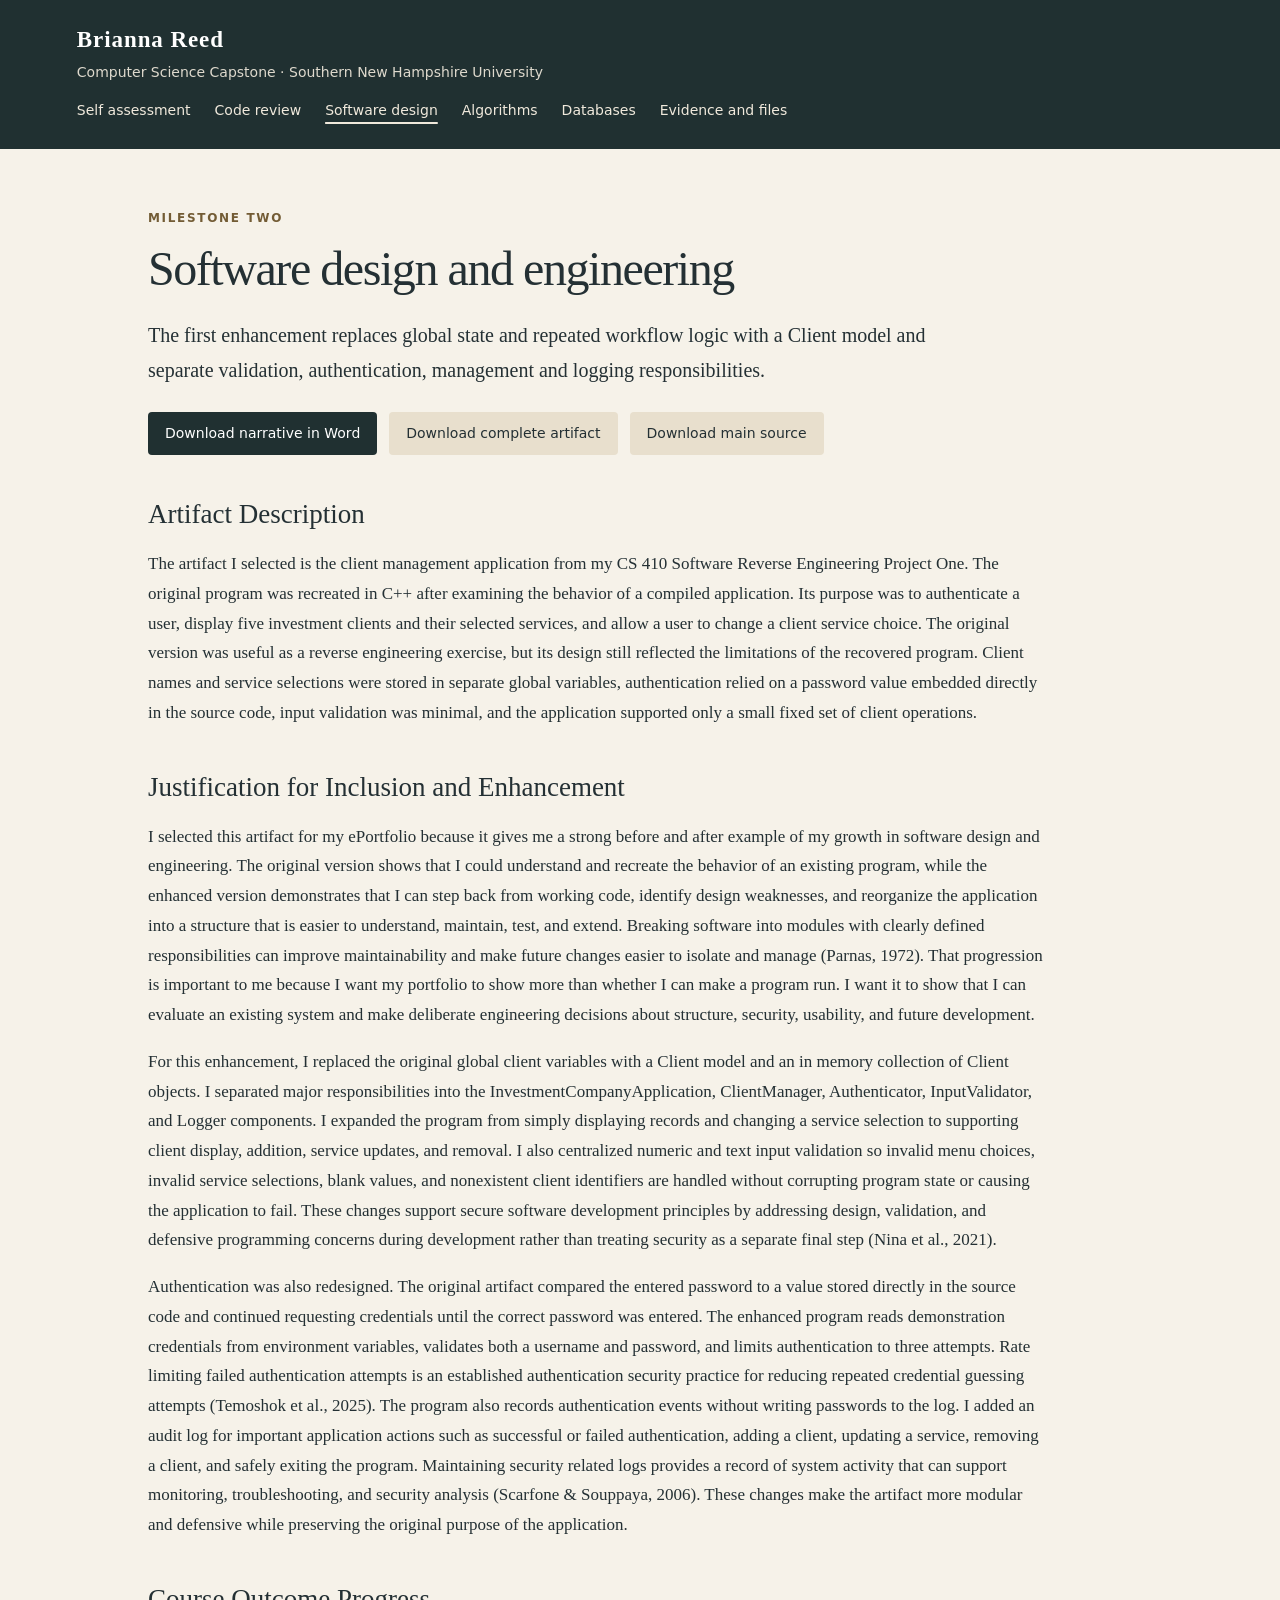
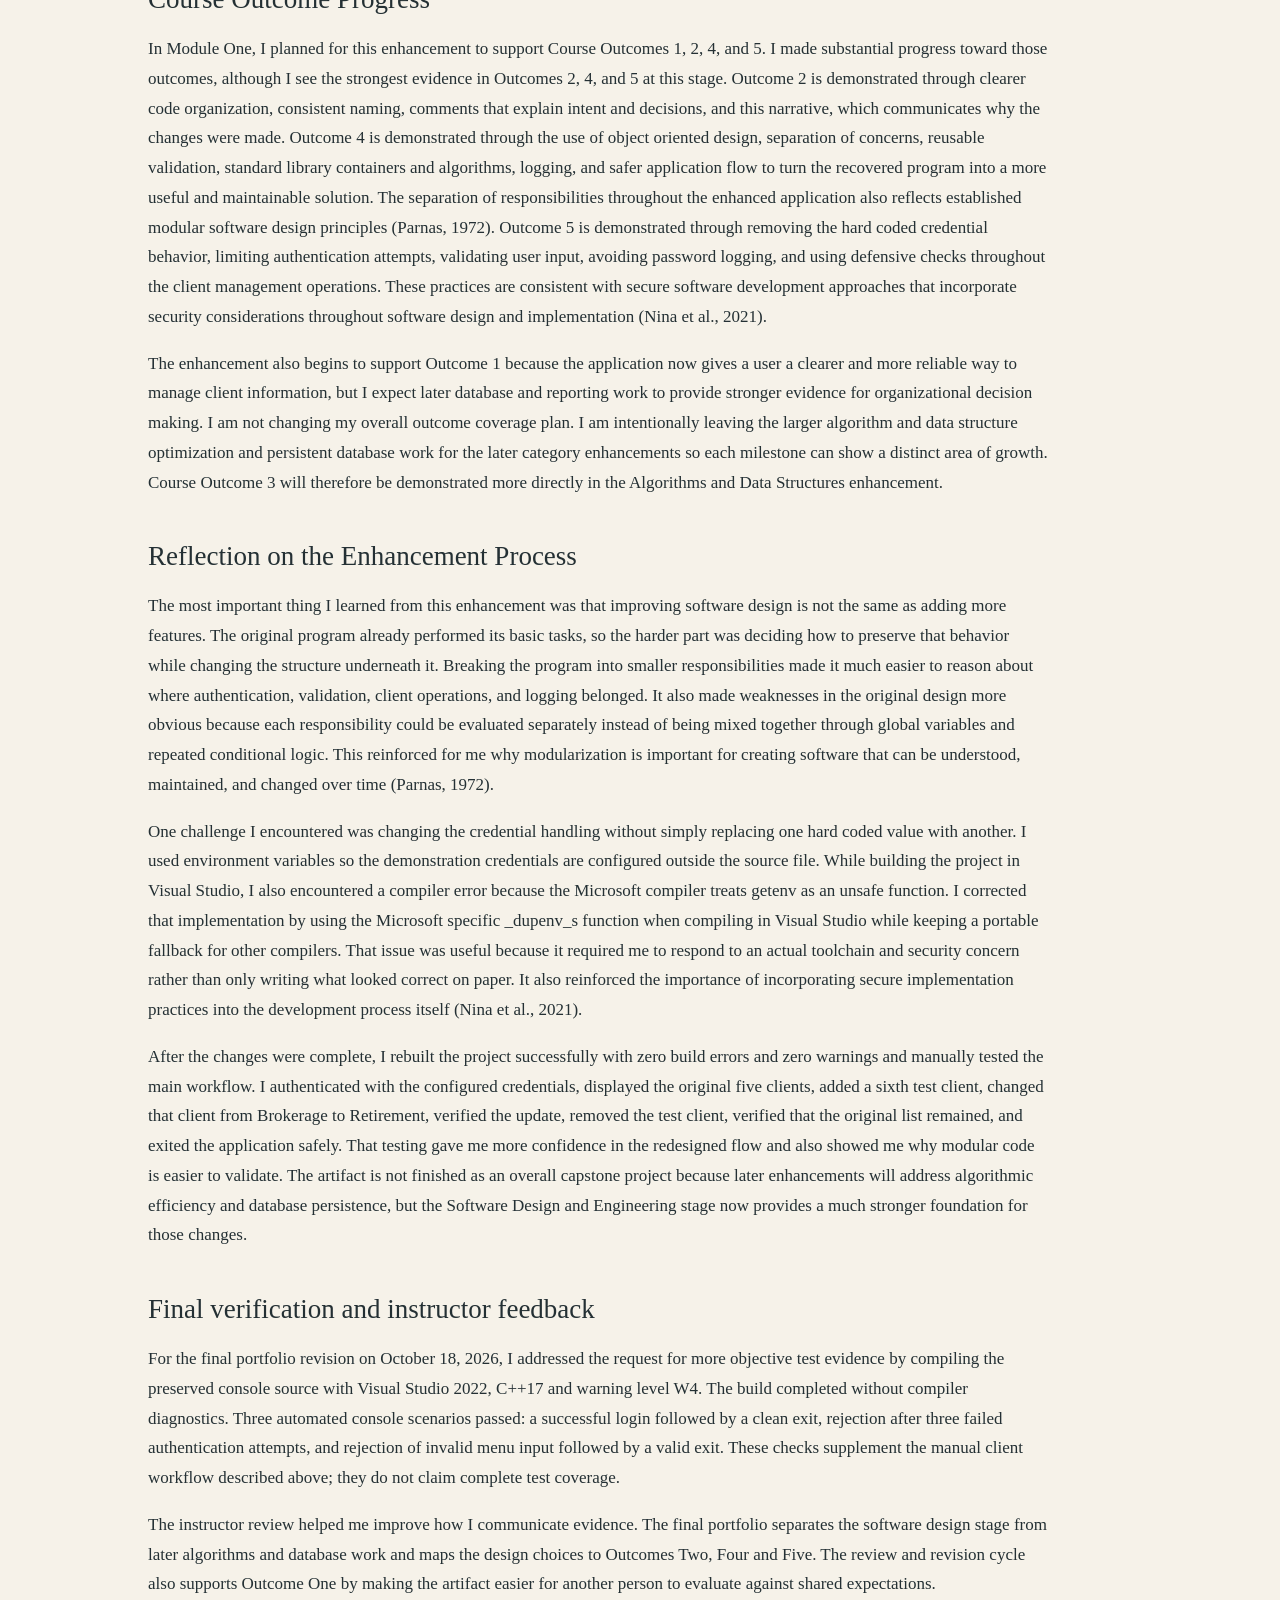
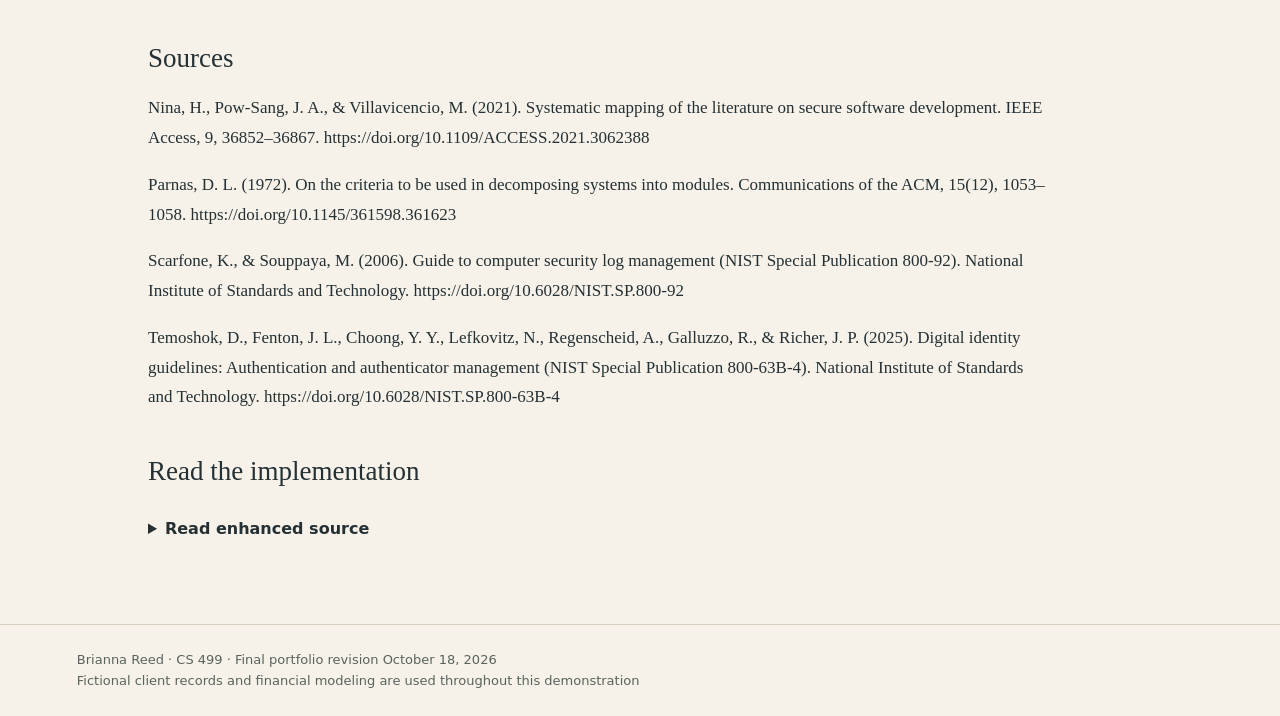
<file: engineering.html>
<!doctype html>
<html lang="en"><head><meta charset="utf-8"><meta name="viewport" content="width=device-width, initial-scale=1"><title>Software design and engineering | Brianna Reed</title><meta name="description" content="Brianna Reed Computer Science Capstone portfolio showing software design, algorithms and database enhancements"><link rel="stylesheet" href="assets/style.css"></head><body><a class="skip" href="#main">Skip to content</a><header><div class="brand">Brianna Reed</div><p>Computer Science Capstone · Southern New Hampshire University</p><nav aria-label="Main navigation"><a href="index.html">Self assessment</a><a href="code-review.html">Code review</a><a href="engineering.html" aria-current="page">Software design</a><a href="algorithms.html">Algorithms</a><a href="databases.html">Databases</a><a href="evidence.html">Evidence and files</a></nav></header><main id="main"><p class="eyebrow">Milestone Two</p><h1>Software design and engineering</h1><p class="lead">The first enhancement replaces global state and repeated workflow logic with a Client model and separate validation, authentication, management and logging responsibilities.</p><div class="links"><a class="button" href="downloads/engineering.docx">Download narrative in Word</a><a class="button secondary" href="downloads/engineering-artifact.zip">Download complete artifact</a><a class="button secondary" href="source/engineering.cpp">Download main source</a></div><section><h2>Artifact Description</h2><p>The artifact I selected is the client management application from my CS 410 Software Reverse Engineering Project One. The original program was recreated in C++ after examining the behavior of a compiled application. Its purpose was to authenticate a user, display five investment clients and their selected services, and allow a user to change a client service choice. The original version was useful as a reverse engineering exercise, but its design still reflected the limitations of the recovered program. Client names and service selections were stored in separate global variables, authentication relied on a password value embedded directly in the source code, input validation was minimal, and the application supported only a small fixed set of client operations.</p></section><section><h2>Justification for Inclusion and Enhancement</h2><p>I selected this artifact for my ePortfolio because it gives me a strong before and after example of my growth in software design and engineering. The original version shows that I could understand and recreate the behavior of an existing program, while the enhanced version demonstrates that I can step back from working code, identify design weaknesses, and reorganize the application into a structure that is easier to understand, maintain, test, and extend. Breaking software into modules with clearly defined responsibilities can improve maintainability and make future changes easier to isolate and manage (Parnas, 1972). That progression is important to me because I want my portfolio to show more than whether I can make a program run. I want it to show that I can evaluate an existing system and make deliberate engineering decisions about structure, security, usability, and future development.</p><p>For this enhancement, I replaced the original global client variables with a Client model and an in memory collection of Client objects. I separated major responsibilities into the InvestmentCompanyApplication, ClientManager, Authenticator, InputValidator, and Logger components. I expanded the program from simply displaying records and changing a service selection to supporting client display, addition, service updates, and removal. I also centralized numeric and text input validation so invalid menu choices, invalid service selections, blank values, and nonexistent client identifiers are handled without corrupting program state or causing the application to fail. These changes support secure software development principles by addressing design, validation, and defensive programming concerns during development rather than treating security as a separate final step (Nina et al., 2021).</p><p>Authentication was also redesigned. The original artifact compared the entered password to a value stored directly in the source code and continued requesting credentials until the correct password was entered. The enhanced program reads demonstration credentials from environment variables, validates both a username and password, and limits authentication to three attempts. Rate limiting failed authentication attempts is an established authentication security practice for reducing repeated credential guessing attempts (Temoshok et al., 2025). The program also records authentication events without writing passwords to the log. I added an audit log for important application actions such as successful or failed authentication, adding a client, updating a service, removing a client, and safely exiting the program. Maintaining security related logs provides a record of system activity that can support monitoring, troubleshooting, and security analysis (Scarfone &amp; Souppaya, 2006). These changes make the artifact more modular and defensive while preserving the original purpose of the application.</p></section><section><h2>Course Outcome Progress</h2><p>In Module One, I planned for this enhancement to support Course Outcomes 1, 2, 4, and 5. I made substantial progress toward those outcomes, although I see the strongest evidence in Outcomes 2, 4, and 5 at this stage. Outcome 2 is demonstrated through clearer code organization, consistent naming, comments that explain intent and decisions, and this narrative, which communicates why the changes were made. Outcome 4 is demonstrated through the use of object oriented design, separation of concerns, reusable validation, standard library containers and algorithms, logging, and safer application flow to turn the recovered program into a more useful and maintainable solution. The separation of responsibilities throughout the enhanced application also reflects established modular software design principles (Parnas, 1972). Outcome 5 is demonstrated through removing the hard coded credential behavior, limiting authentication attempts, validating user input, avoiding password logging, and using defensive checks throughout the client management operations. These practices are consistent with secure software development approaches that incorporate security considerations throughout software design and implementation (Nina et al., 2021).</p><p>The enhancement also begins to support Outcome 1 because the application now gives a user a clearer and more reliable way to manage client information, but I expect later database and reporting work to provide stronger evidence for organizational decision making. I am not changing my overall outcome coverage plan. I am intentionally leaving the larger algorithm and data structure optimization and persistent database work for the later category enhancements so each milestone can show a distinct area of growth. Course Outcome 3 will therefore be demonstrated more directly in the Algorithms and Data Structures enhancement.</p></section><section><h2>Reflection on the Enhancement Process</h2><p>The most important thing I learned from this enhancement was that improving software design is not the same as adding more features. The original program already performed its basic tasks, so the harder part was deciding how to preserve that behavior while changing the structure underneath it. Breaking the program into smaller responsibilities made it much easier to reason about where authentication, validation, client operations, and logging belonged. It also made weaknesses in the original design more obvious because each responsibility could be evaluated separately instead of being mixed together through global variables and repeated conditional logic. This reinforced for me why modularization is important for creating software that can be understood, maintained, and changed over time (Parnas, 1972).</p><p>One challenge I encountered was changing the credential handling without simply replacing one hard coded value with another. I used environment variables so the demonstration credentials are configured outside the source file. While building the project in Visual Studio, I also encountered a compiler error because the Microsoft compiler treats getenv as an unsafe function. I corrected that implementation by using the Microsoft specific _dupenv_s function when compiling in Visual Studio while keeping a portable fallback for other compilers. That issue was useful because it required me to respond to an actual toolchain and security concern rather than only writing what looked correct on paper. It also reinforced the importance of incorporating secure implementation practices into the development process itself (Nina et al., 2021).</p><p>After the changes were complete, I rebuilt the project successfully with zero build errors and zero warnings and manually tested the main workflow. I authenticated with the configured credentials, displayed the original five clients, added a sixth test client, changed that client from Brokerage to Retirement, verified the update, removed the test client, verified that the original list remained, and exited the application safely. That testing gave me more confidence in the redesigned flow and also showed me why modular code is easier to validate. The artifact is not finished as an overall capstone project because later enhancements will address algorithmic efficiency and database persistence, but the Software Design and Engineering stage now provides a much stronger foundation for those changes.</p></section><section><h2>Final verification and instructor feedback</h2><p>For the final portfolio revision on October 18, 2026, I addressed the request for more objective test evidence by compiling the preserved console source with Visual Studio 2022, C++17 and warning level W4. The build completed without compiler diagnostics. Three automated console scenarios passed: a successful login followed by a clean exit, rejection after three failed authentication attempts, and rejection of invalid menu input followed by a valid exit. These checks supplement the manual client workflow described above; they do not claim complete test coverage.</p><p>The instructor review helped me improve how I communicate evidence. The final portfolio separates the software design stage from later algorithms and database work and maps the design choices to Outcomes Two, Four and Five. The review and revision cycle also supports Outcome One by making the artifact easier for another person to evaluate against shared expectations.</p></section><section><h2>Sources</h2><p>Nina, H., Pow-Sang, J. A., &amp; Villavicencio, M. (2021). Systematic mapping of the literature on secure software development. IEEE Access, 9, 36852–36867. https://doi.org/10.1109/ACCESS.2021.3062388</p><p>Parnas, D. L. (1972). On the criteria to be used in decomposing systems into modules. Communications of the ACM, 15(12), 1053–1058. https://doi.org/10.1145/361598.361623</p><p>Scarfone, K., &amp; Souppaya, M. (2006). Guide to computer security log management (NIST Special Publication 800-92). National Institute of Standards and Technology. https://doi.org/10.6028/NIST.SP.800-92</p><p>Temoshok, D., Fenton, J. L., Choong, Y. Y., Lefkovitz, N., Regenscheid, A., Galluzzo, R., &amp; Richer, J. P. (2025). Digital identity guidelines: Authentication and authenticator management (NIST Special Publication 800-63B-4). National Institute of Standards and Technology. https://doi.org/10.6028/NIST.SP.800-63B-4</p></section><h2>Read the implementation</h2><details><summary>Read enhanced source</summary><pre><code>/*
 * CS 499 Computer Science Capstone
 * Milestone Two: Enhancement One - Software Design and Engineering
 * Student: Brianna Reed
 * Date: September 20, 2026
 *
 * Artifact origin: CS 410 Software Reverse Engineering Project One
 *
 * Enhancement purpose:
 * Refactor the recovered legacy-style client management program into a more
 * modular, object-oriented, maintainable, and defensively coded C++ program.
 *
 * This version intentionally keeps client data in memory so later capstone
 * enhancements can focus separately on algorithms/data structures and databases.
 */

#include &lt;algorithm&gt;
#include &lt;cstdlib&gt;
#include &lt;fstream&gt;
#include &lt;iostream&gt;
#include &lt;limits&gt;
#include &lt;sstream&gt;
#include &lt;string&gt;
#include &lt;utility&gt;
#include &lt;vector&gt;

using std::cin;
using std::cout;
using std::endl;
using std::getline;
using std::ofstream;
using std::string;
using std::vector;


// -----------------------------------------------------------------------------
// Constants
// -----------------------------------------------------------------------------

namespace Constants {
    constexpr int kMaxAuthenticationAttempts = 3;
    constexpr int kMinServiceChoice = 1;
    constexpr int kMaxServiceChoice = 2;
}


// -----------------------------------------------------------------------------
// Service Type
// -----------------------------------------------------------------------------

enum class ServiceType {
    Brokerage = 1,
    Retirement = 2
};


string serviceTypeToString(ServiceType service) {

    switch (service) {

    case ServiceType::Brokerage:
        return &quot;Brokerage&quot;;

    case ServiceType::Retirement:
        return &quot;Retirement&quot;;

    default:
        return &quot;Unknown&quot;;
    }
}


// -----------------------------------------------------------------------------
// Client Model
// -----------------------------------------------------------------------------

struct Client {
    int id;
    string name;
    ServiceType service;
};


// -----------------------------------------------------------------------------
// Logger
// -----------------------------------------------------------------------------

class Logger {

public:

    explicit Logger(string fileName)
        : fileName_(std::move(fileName)) {
    }


    void write(const string&amp; message) const {

        ofstream logFile(fileName_, std::ios::app);

        if (logFile.is_open()) {
            logFile &lt;&lt; message &lt;&lt; &#x27;\n&#x27;;
        }
    }


private:

    string fileName_;
};


// -----------------------------------------------------------------------------
// Input Validation
// -----------------------------------------------------------------------------

class InputValidator {

public:

    static int readIntInRange(
        const string&amp; prompt,
        int minimum,
        int maximum) {

        while (true) {

            cout &lt;&lt; prompt;

            string input;
            getline(cin, input);

            std::stringstream stream(input);

            int value = 0;
            char trailingCharacter = &#x27;\0&#x27;;

            if ((stream &gt;&gt; value) &amp;&amp;
                !(stream &gt;&gt; trailingCharacter) &amp;&amp;
                value &gt;= minimum &amp;&amp;
                value &lt;= maximum) {

                return value;
            }

            cout &lt;&lt; &quot;Invalid input. Please enter a number from &quot;
                &lt;&lt; minimum
                &lt;&lt; &quot; through &quot;
                &lt;&lt; maximum
                &lt;&lt; &quot;.\n&quot;;
        }
    }


    static string readNonEmptyLine(const string&amp; prompt) {

        while (true) {

            cout &lt;&lt; prompt;

            string value;
            getline(cin, value);

            const bool containsVisibleCharacter =
                value.find_first_not_of(&quot; \t\r\n&quot;) != string::npos;

            if (containsVisibleCharacter) {
                return value;
            }

            cout &lt;&lt; &quot;Input cannot be blank. Please try again.\n&quot;;
        }
    }
};


// -----------------------------------------------------------------------------
// Authentication
// -----------------------------------------------------------------------------

class Authenticator {

public:

    explicit Authenticator(const Logger&amp; logger)
        : logger_(logger) {
    }


    bool authenticate() const {

        /*
         * Credentials are intentionally obtained from environment variables
         * instead of being hard coded directly into the source code.
         *
         * Visual Studio / Microsoft C++ uses _dupenv_s because it is the
         * Microsoft-recommended secure alternative to getenv().
         */

        const string configuredUsername =
            readEnvironmentVariable(&quot;CS499_USERNAME&quot;);

        const string configuredPassword =
            readEnvironmentVariable(&quot;CS499_PASSWORD&quot;);


        if (configuredUsername.empty() ||
            configuredPassword.empty()) {

            cout
                &lt;&lt; &quot;Authentication is not configured.\n&quot;
                &lt;&lt; &quot;Set the CS499_USERNAME and CS499_PASSWORD environment &quot;
                &lt;&lt; &quot;variables before running the program.\n&quot;;

            logger_.write(&quot;AUTH_CONFIGURATION_ERROR&quot;);

            return false;
        }


        for (
            int attempt = 1;
            attempt &lt;= Constants::kMaxAuthenticationAttempts;
            ++attempt) {

            const string enteredUsername =
                InputValidator::readNonEmptyLine(
                    &quot;Enter your username: &quot;);

            const string enteredPassword =
                InputValidator::readNonEmptyLine(
                    &quot;Enter your password: &quot;);


            if (enteredUsername == configuredUsername &amp;&amp;
                enteredPassword == configuredPassword) {

                cout &lt;&lt; &quot;Authentication successful.\n\n&quot;;

                /*
                 * Passwords are intentionally NOT written to the audit log.
                 */

                logger_.write(
                    &quot;AUTH_SUCCESS username=&quot; + enteredUsername);

                return true;
            }


            const int remainingAttempts =
                Constants::kMaxAuthenticationAttempts - attempt;

            cout &lt;&lt; &quot;Invalid credentials.&quot;;

            if (remainingAttempts &gt; 0) {

                cout
                    &lt;&lt; &quot; Attempts remaining: &quot;
                    &lt;&lt; remainingAttempts;
            }

            cout &lt;&lt; &quot;\n&quot;;

            logger_.write(
                &quot;AUTH_FAILURE attempt=&quot; +
                std::to_string(attempt));
        }


        cout
            &lt;&lt; &quot;Maximum authentication attempts reached. &quot;
            &lt;&lt; &quot;Access denied.\n&quot;;

        logger_.write(&quot;AUTH_LOCKOUT&quot;);

        return false;
    }


private:

    /*
     * Reads an environment variable safely.
     *
     * Microsoft Visual C++ uses _dupenv_s().
     * Other compilers can use getenv().
     */

    static string readEnvironmentVariable(const char* name) {

#ifdef _MSC_VER

        char* value = nullptr;
        size_t length = 0;

        const errno_t result =
            _dupenv_s(&amp;value, &amp;length, name);

        if (result != 0 || value == nullptr) {
            return &quot;&quot;;
        }

        const string environmentValue(value);

        std::free(value);

        return environmentValue;

#else

        const char* value = std::getenv(name);

        if (value == nullptr) {
            return &quot;&quot;;
        }

        return string(value);

#endif
    }


    const Logger&amp; logger_;
};


// -----------------------------------------------------------------------------
// Client Management
// -----------------------------------------------------------------------------

class ClientManager {

public:

    explicit ClientManager(const Logger&amp; logger)
        : logger_(logger) {

        /*
         * Preserve the five client records recovered from the
         * original CS 410 application.
         */

        clients_.push_back(
            { 1, &quot;Bob Jones&quot;, ServiceType::Brokerage });

        clients_.push_back(
            { 2, &quot;Sarah Davis&quot;, ServiceType::Retirement });

        clients_.push_back(
            { 3, &quot;Amy Friendly&quot;, ServiceType::Brokerage });

        clients_.push_back(
            { 4, &quot;Johnny Smith&quot;, ServiceType::Brokerage });

        clients_.push_back(
            { 5, &quot;Carol Spears&quot;, ServiceType::Retirement });
    }


    // -------------------------------------------------------------------------
    // Display Clients
    // -------------------------------------------------------------------------

    void displayClients() const {

        cout &lt;&lt; &quot;\nClient List\n&quot;;
        cout &lt;&lt; &quot;-----------\n&quot;;


        if (clients_.empty()) {

            cout
                &lt;&lt; &quot;No client records are currently available.\n\n&quot;;

            return;
        }


        for (const Client&amp; client : clients_) {

            cout
                &lt;&lt; &quot;ID: &quot;
                &lt;&lt; client.id
                &lt;&lt; &quot; | Name: &quot;
                &lt;&lt; client.name
                &lt;&lt; &quot; | Service: &quot;
                &lt;&lt; serviceTypeToString(client.service)
                &lt;&lt; &#x27;\n&#x27;;
        }

        cout &lt;&lt; &#x27;\n&#x27;;
    }


    // -------------------------------------------------------------------------
    // Add Client
    // -------------------------------------------------------------------------

    void addClient() {

        cout &lt;&lt; &quot;\nAdd Client\n&quot;;
        cout &lt;&lt; &quot;----------\n&quot;;


        const int nextId =
            getNextClientId();


        const string name =
            InputValidator::readNonEmptyLine(
                &quot;Client name: &quot;);


        const ServiceType service =
            readServiceType();


        clients_.push_back(
            { nextId, name, service });


        logger_.write(
            &quot;CLIENT_ADD id=&quot; +
            std::to_string(nextId) +
            &quot; name=&quot; +
            name);


        cout
            &lt;&lt; &quot;Client added successfully with ID &quot;
            &lt;&lt; nextId
            &lt;&lt; &quot;.\n\n&quot;;
    }


    // -------------------------------------------------------------------------
    // Update Client Service
    // -------------------------------------------------------------------------

    void updateClientService() {

        if (clients_.empty()) {

            cout
                &lt;&lt; &quot;There are no clients to update.\n\n&quot;;

            return;
        }


        displayClients();


        const int clientId =
            readExistingClientId(
                &quot;Enter the client ID to update: &quot;);


        Client* client =
            findClientById(clientId);


        /*
         * This check provides an additional defensive layer even though
         * readExistingClientId() already verifies the ID.
         */

        if (client == nullptr) {

            cout
                &lt;&lt; &quot;Client could not be found.\n\n&quot;;

            return;
        }


        const ServiceType oldService =
            client-&gt;service;


        cout
            &lt;&lt; &quot;Current service: &quot;
            &lt;&lt; serviceTypeToString(oldService)
            &lt;&lt; &#x27;\n&#x27;;


        const ServiceType newService =
            readServiceType();


        client-&gt;service =
            newService;


        logger_.write(
            &quot;CLIENT_UPDATE id=&quot; +
            std::to_string(clientId) +
            &quot; oldService=&quot; +
            serviceTypeToString(oldService) +
            &quot; newService=&quot; +
            serviceTypeToString(newService));


        cout
            &lt;&lt; &quot;Client service updated successfully.\n\n&quot;;
    }


    // -------------------------------------------------------------------------
    // Remove Client
    // -------------------------------------------------------------------------

    void removeClient() {

        if (clients_.empty()) {

            cout
                &lt;&lt; &quot;There are no clients to remove.\n\n&quot;;

            return;
        }


        displayClients();


        const int clientId =
            readExistingClientId(
                &quot;Enter the client ID to remove: &quot;);


        const auto match =
            std::find_if(

                clients_.begin(),
                clients_.end(),

                [clientId](const Client&amp; client) {

                    return client.id == clientId;
                });


        if (match == clients_.end()) {

            cout
                &lt;&lt; &quot;Client could not be found.\n\n&quot;;

            return;
        }


        const string removedName =
            match-&gt;name;


        clients_.erase(match);


        logger_.write(
            &quot;CLIENT_REMOVE id=&quot; +
            std::to_string(clientId) +
            &quot; name=&quot; +
            removedName);


        cout
            &lt;&lt; &quot;Client removed successfully.\n\n&quot;;
    }


private:

    vector&lt;Client&gt; clients_;

    const Logger&amp; logger_;


    // -------------------------------------------------------------------------
    // Find Client
    // -------------------------------------------------------------------------

    Client* findClientById(int clientId) {

        const auto match =
            std::find_if(

                clients_.begin(),
                clients_.end(),

                [clientId](const Client&amp; client) {

                    return client.id == clientId;
                });


        if (match == clients_.end()) {
            return nullptr;
        }

        return &amp;(*match);
    }


    // -------------------------------------------------------------------------
    // Check Whether Client Exists
    // -------------------------------------------------------------------------

    bool clientExists(int clientId) const {

        return std::any_of(

            clients_.begin(),
            clients_.end(),

            [clientId](const Client&amp; client) {

                return client.id == clientId;
            });
    }


    // -------------------------------------------------------------------------
    // Read Valid Client ID
    // -------------------------------------------------------------------------

    int readExistingClientId(
        const string&amp; prompt) const {

        while (true) {

            const int clientId =
                InputValidator::readIntInRange(

                    prompt,

                    1,

                    std::numeric_limits&lt;int&gt;::max());


            if (clientExists(clientId)) {

                return clientId;
            }


            cout
                &lt;&lt; &quot;No client exists with ID &quot;
                &lt;&lt; clientId
                &lt;&lt; &quot;. Please try again.\n&quot;;
        }
    }


    // -------------------------------------------------------------------------
    // Read Service Type
    // -------------------------------------------------------------------------

    static ServiceType readServiceType() {

        const int serviceChoice =
            InputValidator::readIntInRange(

                &quot;Select service &quot;
                &quot;(1 = Brokerage, 2 = Retirement): &quot;,

                Constants::kMinServiceChoice,

                Constants::kMaxServiceChoice);


        return static_cast&lt;ServiceType&gt;(
            serviceChoice);
    }


    // -------------------------------------------------------------------------
    // Generate Next Client ID
    // -------------------------------------------------------------------------

    int getNextClientId() const {

        int highestId = 0;


        for (const Client&amp; client : clients_) {

            if (client.id &gt; highestId) {

                highestId =
                    client.id;
            }
        }


        return highestId + 1;
    }
};


// -----------------------------------------------------------------------------
// Main Application
// -----------------------------------------------------------------------------

class InvestmentCompanyApplication {

public:

    InvestmentCompanyApplication()

        : logger_(&quot;cs499_audit.log&quot;),

        authenticator_(logger_),

        clientManager_(logger_) {
    }


    int run() {

        cout
            &lt;&lt; &quot;Created by Brianna Reed\n&quot;;

        cout
            &lt;&lt; &quot;Investment Company Client Management System\n&quot;;

        cout
            &lt;&lt; &quot;===========================================\n\n&quot;;


        /*
         * Authentication must succeed before the client management
         * functionality becomes available.
         */

        if (!authenticator_.authenticate()) {

            return 1;
        }


        bool running = true;


        while (running) {

            displayMenu();


            const int choice =
                InputValidator::readIntInRange(
                    &quot;Selection: &quot;,
                    1,
                    5);


            switch (choice) {

            case 1:

                clientManager_.displayClients();

                break;


            case 2:

                clientManager_.addClient();

                break;


            case 3:

                clientManager_.updateClientService();

                break;


            case 4:

                clientManager_.removeClient();

                break;


            case 5:

                running = false;

                logger_.write(
                    &quot;APPLICATION_EXIT&quot;);

                cout
                    &lt;&lt; &quot;Program closed safely.\n&quot;;

                break;


            default:

                /*
                 * InputValidator guarantees that only choices
                 * 1 through 5 reach this switch statement.
                 */

                break;
            }
        }


        return 0;
    }


private:

    Logger logger_;

    Authenticator authenticator_;

    ClientManager clientManager_;


    static void displayMenu() {

        cout
            &lt;&lt; &quot;What would you like to do?\n&quot;

            &lt;&lt; &quot;1. Display client list\n&quot;

            &lt;&lt; &quot;2. Add a client\n&quot;

            &lt;&lt; &quot;3. Change a client&#x27;s service\n&quot;

            &lt;&lt; &quot;4. Remove a client\n&quot;

            &lt;&lt; &quot;5. Exit\n&quot;;
    }
};


// -----------------------------------------------------------------------------
// Program Entry Point
// -----------------------------------------------------------------------------

int main() {

    InvestmentCompanyApplication application;

    return application.run();
}</code></pre></details></main><footer>Brianna Reed · CS 499 · Final portfolio revision October 18, 2026<br>Fictional client records and financial modeling are used throughout this demonstration</footer></body></html>
</file>
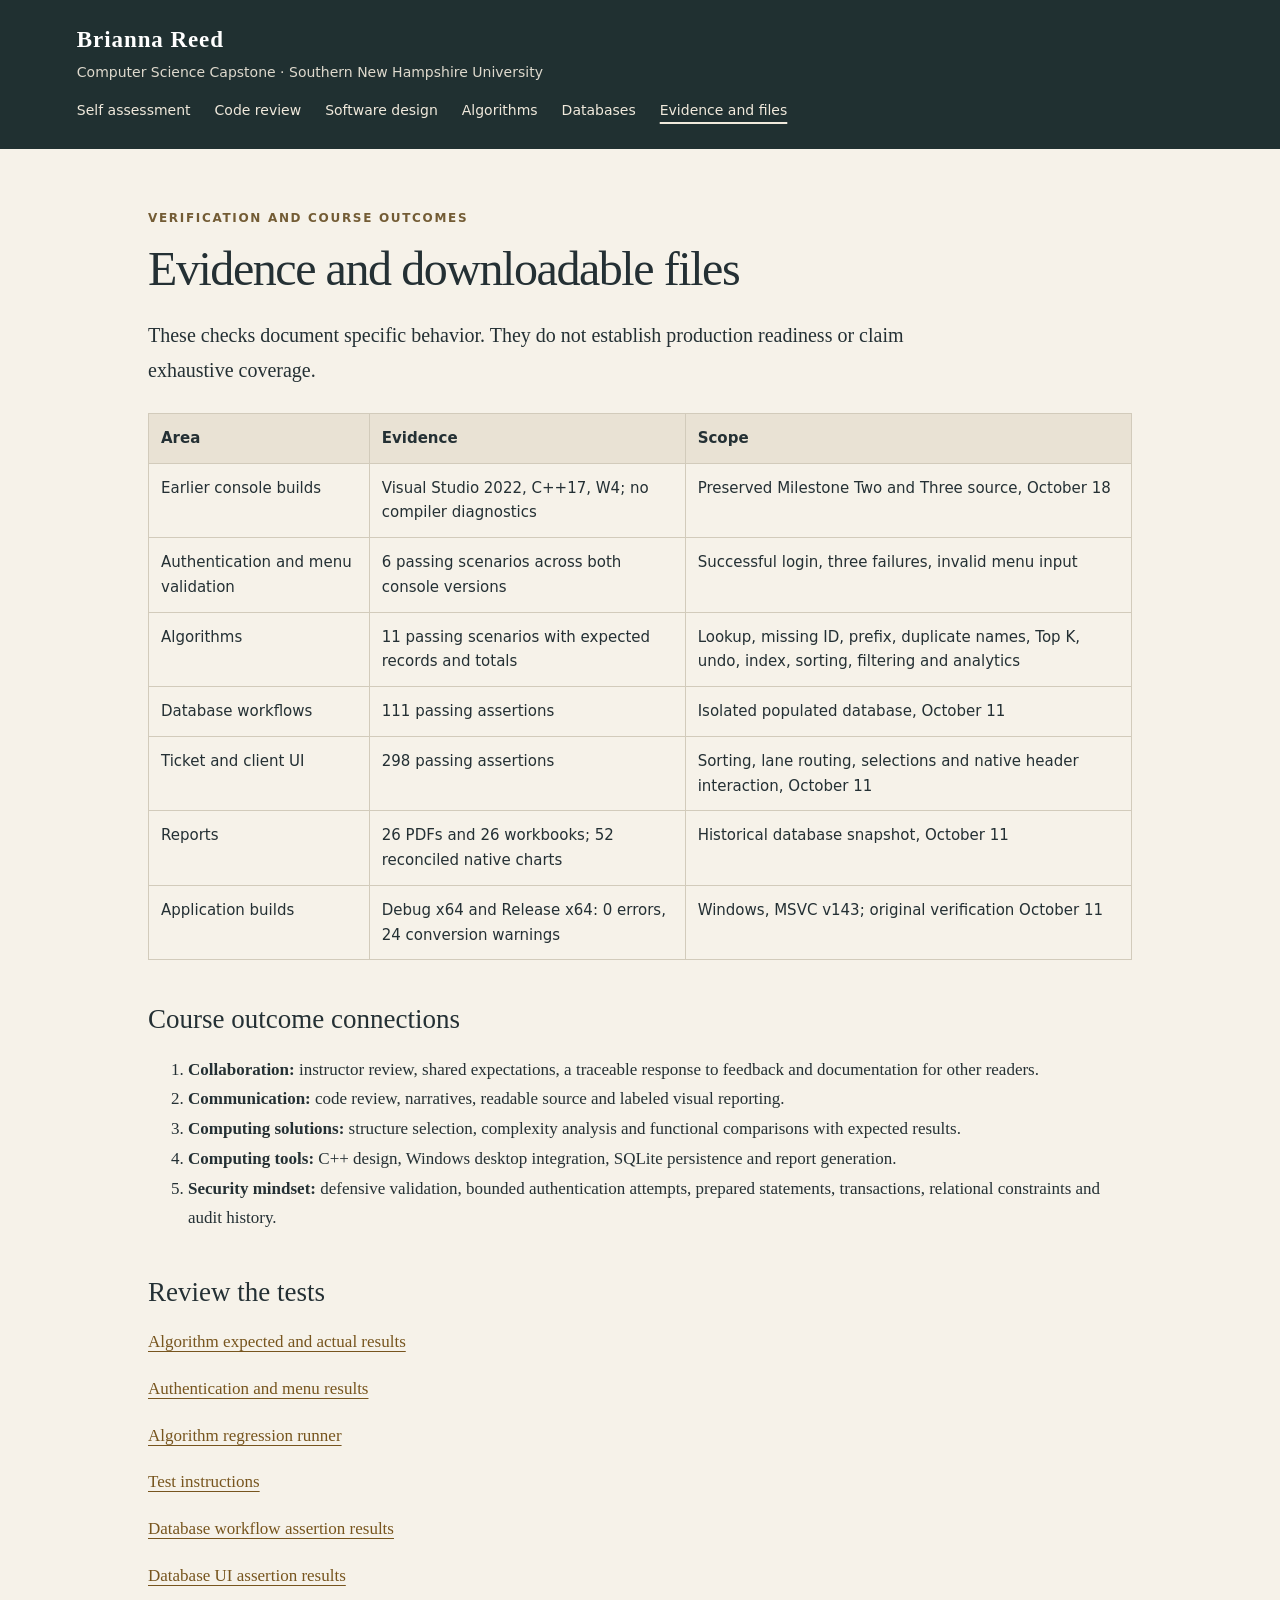
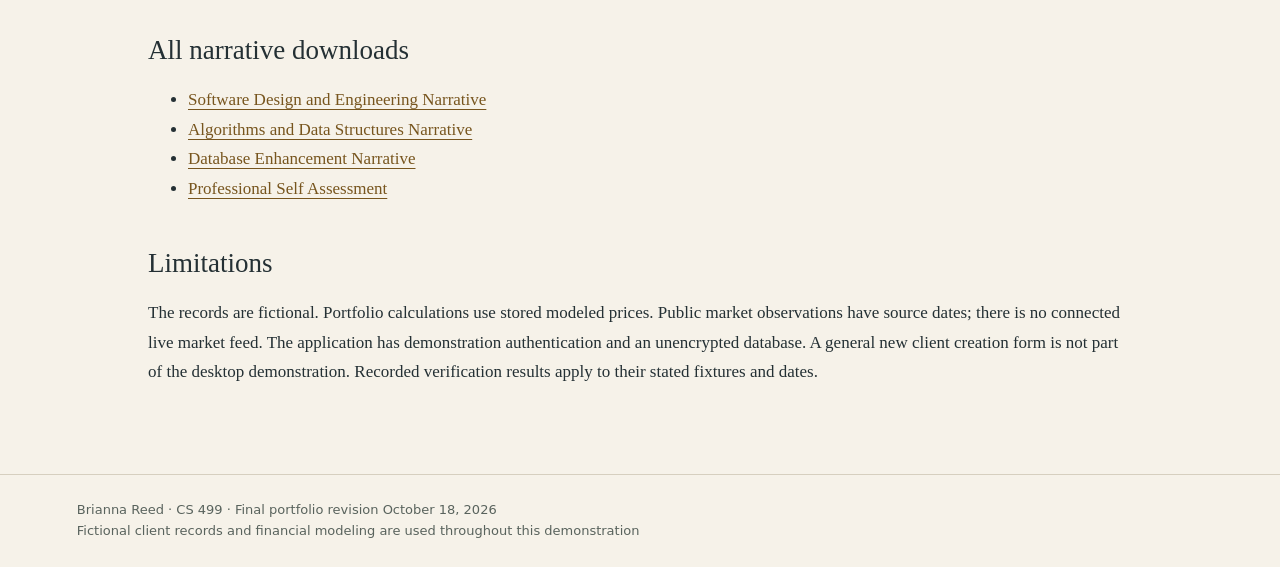
<file: evidence.html>
<!doctype html>
<html lang="en"><head><meta charset="utf-8"><meta name="viewport" content="width=device-width, initial-scale=1"><title>Evidence and Files | Brianna Reed</title><meta name="description" content="Brianna Reed Computer Science Capstone portfolio showing software design, algorithms and database enhancements"><link rel="stylesheet" href="assets/style.css"></head><body><a class="skip" href="#main">Skip to content</a><header><div class="brand">Brianna Reed</div><p>Computer Science Capstone · Southern New Hampshire University</p><nav aria-label="Main navigation"><a href="index.html">Self assessment</a><a href="code-review.html">Code review</a><a href="engineering.html">Software design</a><a href="algorithms.html">Algorithms</a><a href="databases.html">Databases</a><a href="evidence.html" aria-current="page">Evidence and files</a></nav></header><main id="main"><p class="eyebrow">Verification and course outcomes</p><h1>Evidence and downloadable files</h1><p class="lead">These checks document specific behavior. They do not establish production readiness or claim exhaustive coverage.</p><div class="table-wrap"><table><thead><tr><th>Area</th><th>Evidence</th><th>Scope</th></tr></thead><tbody><tr><td>Earlier console builds</td><td>Visual Studio 2022, C++17, W4; no compiler diagnostics</td><td>Preserved Milestone Two and Three source, October 18</td></tr><tr><td>Authentication and menu validation</td><td>6 passing scenarios across both console versions</td><td>Successful login, three failures, invalid menu input</td></tr><tr><td>Algorithms</td><td>11 passing scenarios with expected records and totals</td><td>Lookup, missing ID, prefix, duplicate names, Top K, undo, index, sorting, filtering and analytics</td></tr><tr><td>Database workflows</td><td>111 passing assertions</td><td>Isolated populated database, October 11</td></tr><tr><td>Ticket and client UI</td><td>298 passing assertions</td><td>Sorting, lane routing, selections and native header interaction, October 11</td></tr><tr><td>Reports</td><td>26 PDFs and 26 workbooks; 52 reconciled native charts</td><td>Historical database snapshot, October 11</td></tr><tr><td>Application builds</td><td>Debug x64 and Release x64: 0 errors, 24 conversion warnings</td><td>Windows, MSVC v143; original verification October 11</td></tr></tbody></table></div><h2>Course outcome connections</h2><ol><li><strong>Collaboration:</strong> instructor review, shared expectations, a traceable response to feedback and documentation for other readers.</li><li><strong>Communication:</strong> code review, narratives, readable source and labeled visual reporting.</li><li><strong>Computing solutions:</strong> structure selection, complexity analysis and functional comparisons with expected results.</li><li><strong>Computing tools:</strong> C++ design, Windows desktop integration, SQLite persistence and report generation.</li><li><strong>Security mindset:</strong> defensive validation, bounded authentication attempts, prepared statements, transactions, relational constraints and audit history.</li></ol><h2>Review the tests</h2><p><a href="tests/algorithm-results.json">Algorithm expected and actual results</a></p><p><a href="tests/console-results.json">Authentication and menu results</a></p><p><a href="tests/run_algorithm_regression.py">Algorithm regression runner</a></p><p><a href="tests/README.txt">Test instructions</a></p><p><a href="tests/database-workflow-results.txt">Database workflow assertion results</a></p><p><a href="tests/database-ui-results.txt">Database UI assertion results</a></p><h2>All narrative downloads</h2><ul><li><a href="downloads/engineering.docx">Software Design and Engineering Narrative</a></li><li><a href="downloads/algorithms.docx">Algorithms and Data Structures Narrative</a></li><li><a href="downloads/databases.docx">Database Enhancement Narrative</a></li><li><a href="downloads/assessment.docx">Professional Self Assessment</a></li></ul><h2>Limitations</h2><p>The records are fictional. Portfolio calculations use stored modeled prices. Public market observations have source dates; there is no connected live market feed. The application has demonstration authentication and an unencrypted database. A general new client creation form is not part of the desktop demonstration. Recorded verification results apply to their stated fixtures and dates.</p></main><footer>Brianna Reed · CS 499 · Final portfolio revision October 18, 2026<br>Fictional client records and financial modeling are used throughout this demonstration</footer></body></html>
</file>
<file: assets/style.css>
*{box-sizing:border-box}html{scroll-behavior:smooth}body{margin:0;background:#f6f2e9;color:#243034;font:17px/1.75 Georgia,serif}a{color:#77551e;text-underline-offset:4px}a:hover{color:#263e3d}a:focus-visible,button:focus-visible{outline:3px solid #927338;outline-offset:5px}.skip{position:absolute;left:12px;top:-80px;background:white;padding:12px}.skip:focus{top:8px}header{background:#203031;color:#fff;padding:26px max(6vw,24px)}header .brand{font:700 23px/1.2 Georgia,serif;letter-spacing:.04em}header p{color:#ded9cd;margin:7px 0 16px;font:14px/1.6 system-ui}nav{display:flex;gap:10px 24px;flex-wrap:wrap}nav a{font:14px/1.7 system-ui;color:#f0e9dc;text-decoration:none}nav a[aria-current=page]{text-decoration:underline;text-decoration-thickness:2px;text-underline-offset:7px}main{max-width:1040px;margin:auto;padding:48px 28px 70px}.eyebrow{color:#735c35;font:600 12px/1.5 system-ui;letter-spacing:.14em;text-transform:uppercase}h1{font:500 clamp(32px,4.5vw,48px)/1.15 Georgia,serif;letter-spacing:-.03em;margin:14px 0 22px}h2{font:500 27px/1.3 Georgia,serif;margin:42px 0 15px}h3{font:650 18px/1.4 system-ui;margin:26px 0 10px}.lead{font-size:20px;max-width:840px}.links{display:flex;gap:12px;flex-wrap:wrap;margin:24px 0}.button{background:#203031;color:white;display:inline-block;padding:11px 17px;text-decoration:none;font:14px/1.5 system-ui;border-radius:4px}.button:hover{background:#3d4a43;color:white}.button.secondary{background:#e8dfcd;color:#243034}.grid{display:grid;grid-template-columns:repeat(3,1fr);gap:25px;margin:32px 0}.tile{border-top:2px solid #ae8a4a;padding-top:18px}.tile p{font-size:16px}.meta{font:14px/1.65 system-ui;color:#52605c}.notice{border-left:3px solid #ae8a4a;padding-left:16px;font-size:16px}figure{margin:28px 0}img,video{max-width:100%;height:auto;display:block;border-radius:5px}figcaption{font:13px/1.65 system-ui;color:#53615e;margin-top:9px}video{width:100%;background:#132020}table{border-collapse:collapse;width:100%;font:15px/1.65 system-ui}td,th{text-align:left;vertical-align:top;border:1px solid #d2cbbb;padding:12px}th{background:#e9e2d4}.table-wrap{overflow-x:auto;margin:25px 0}pre{overflow:auto;background:#182425;color:#eee9df;padding:24px;border-radius:5px;font:13px/1.65 Consolas,monospace;max-height:650px;tab-size:4}summary{cursor:pointer;font:600 16px/1.6 system-ui;padding:12px 0}footer{border-top:1px solid #d6cfbf;padding:25px max(6vw,24px);font:13px/1.6 system-ui;color:#59635d}section p{max-width:900px}hr{border:0;border-top:1px solid #d4cbbb;margin:35px 0}@media(max-width:720px){.grid{grid-template-columns:1fr}main{padding:30px 20px}header{padding:24px 20px}h1{font-size:34px}table{min-width:560px}}@media(prefers-reduced-motion:reduce){html{scroll-behavior:auto}}
</file>
